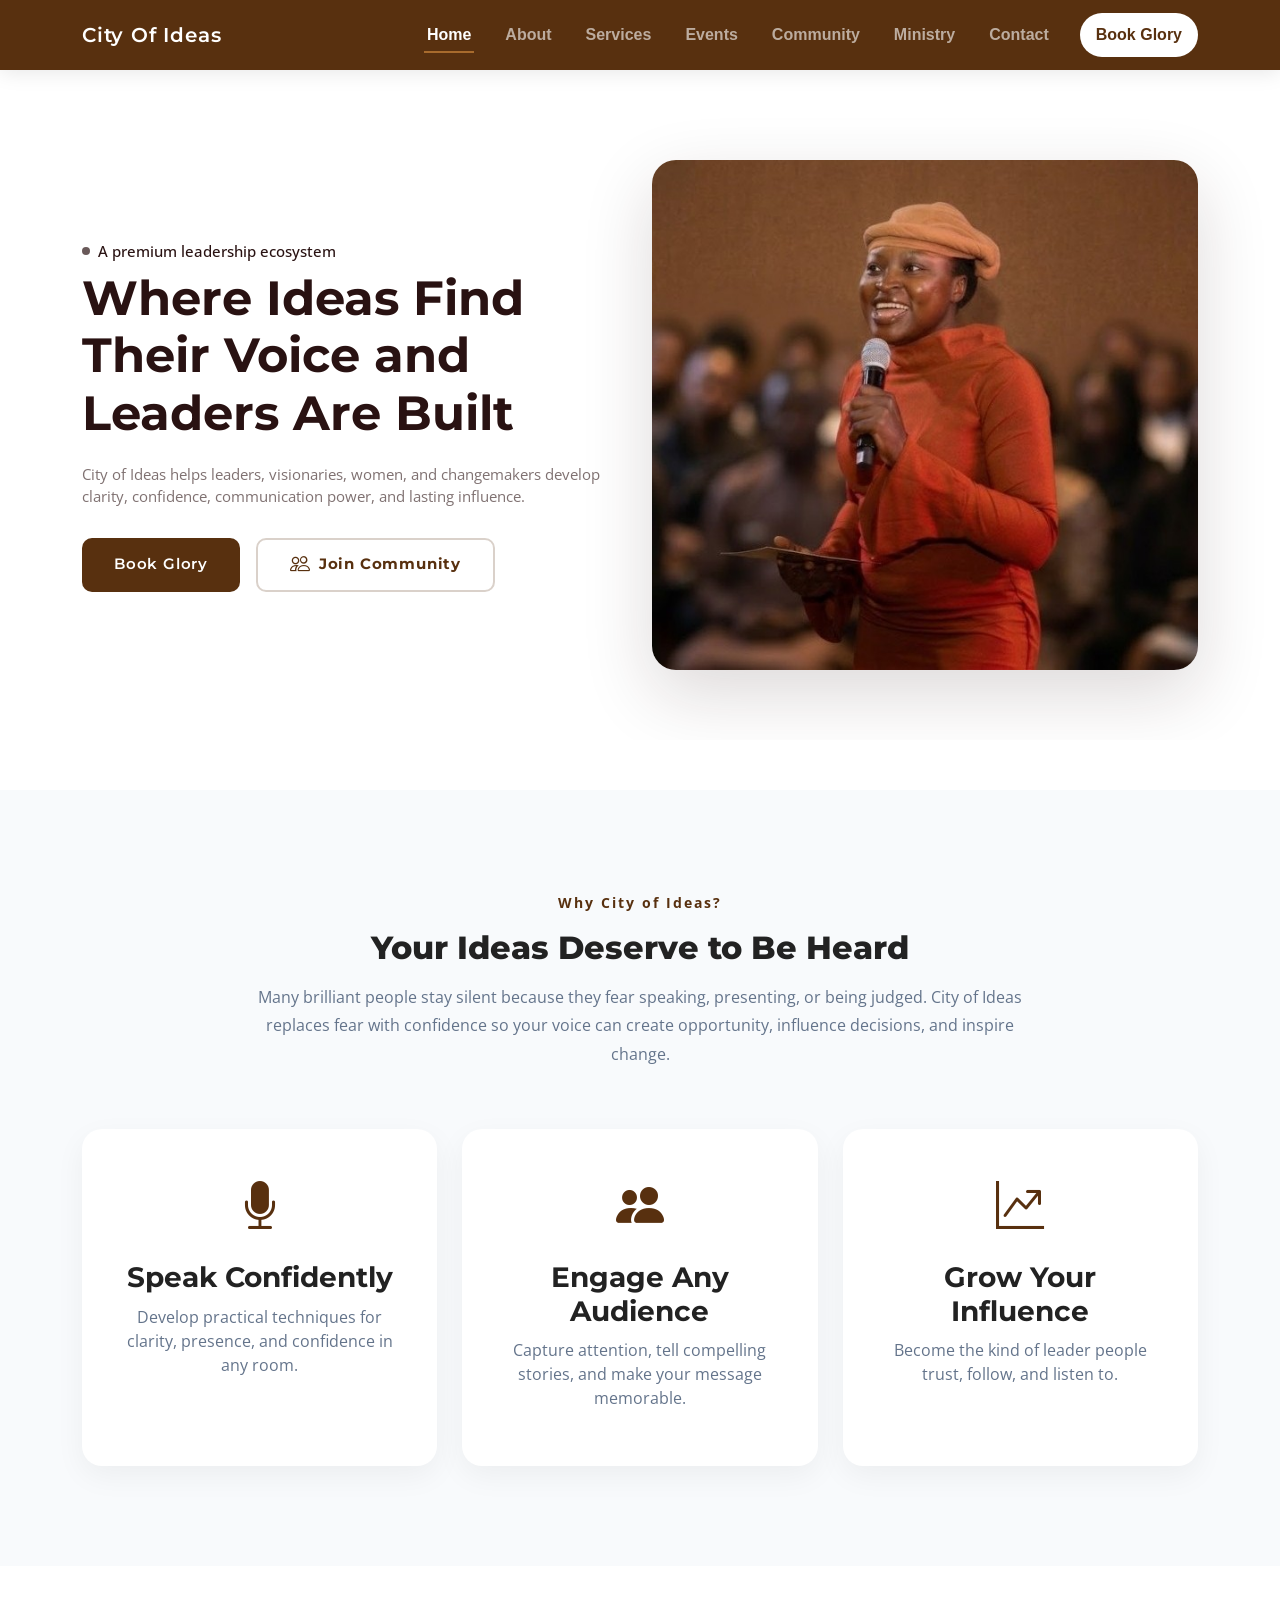
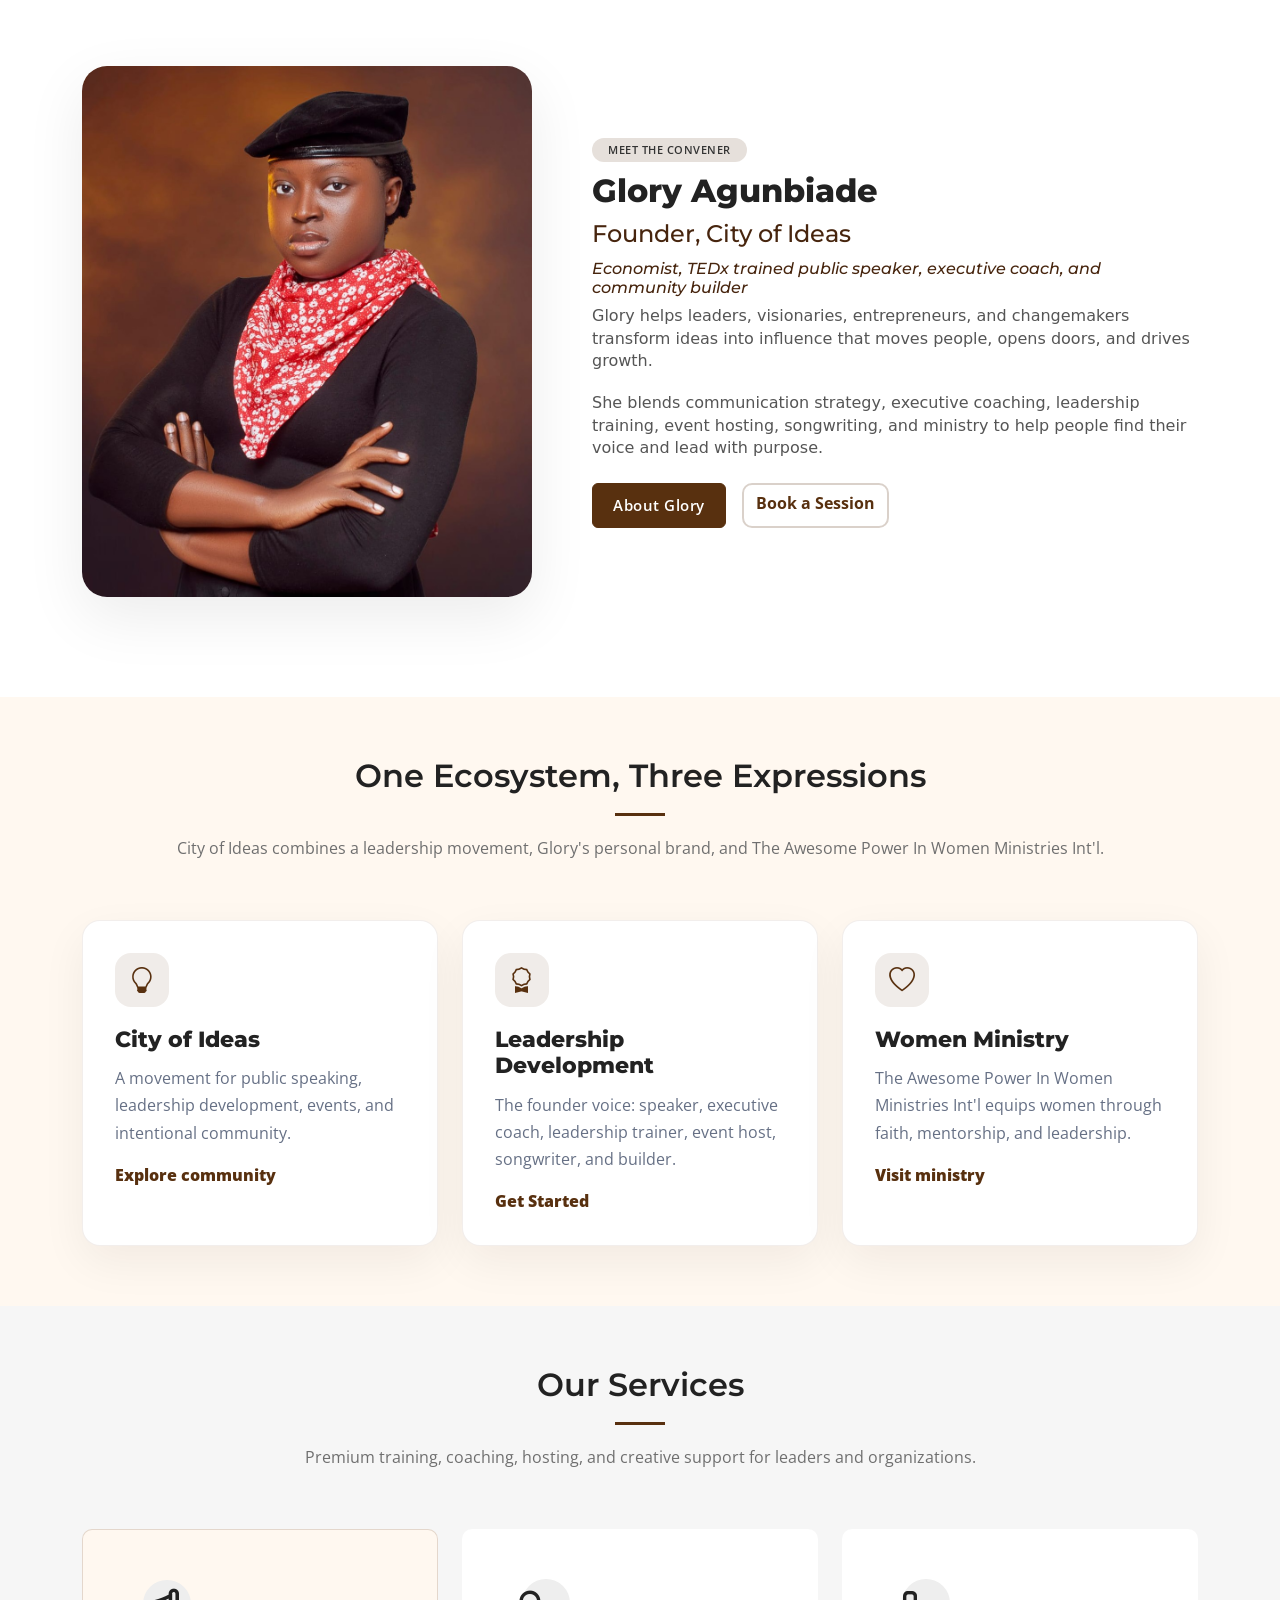
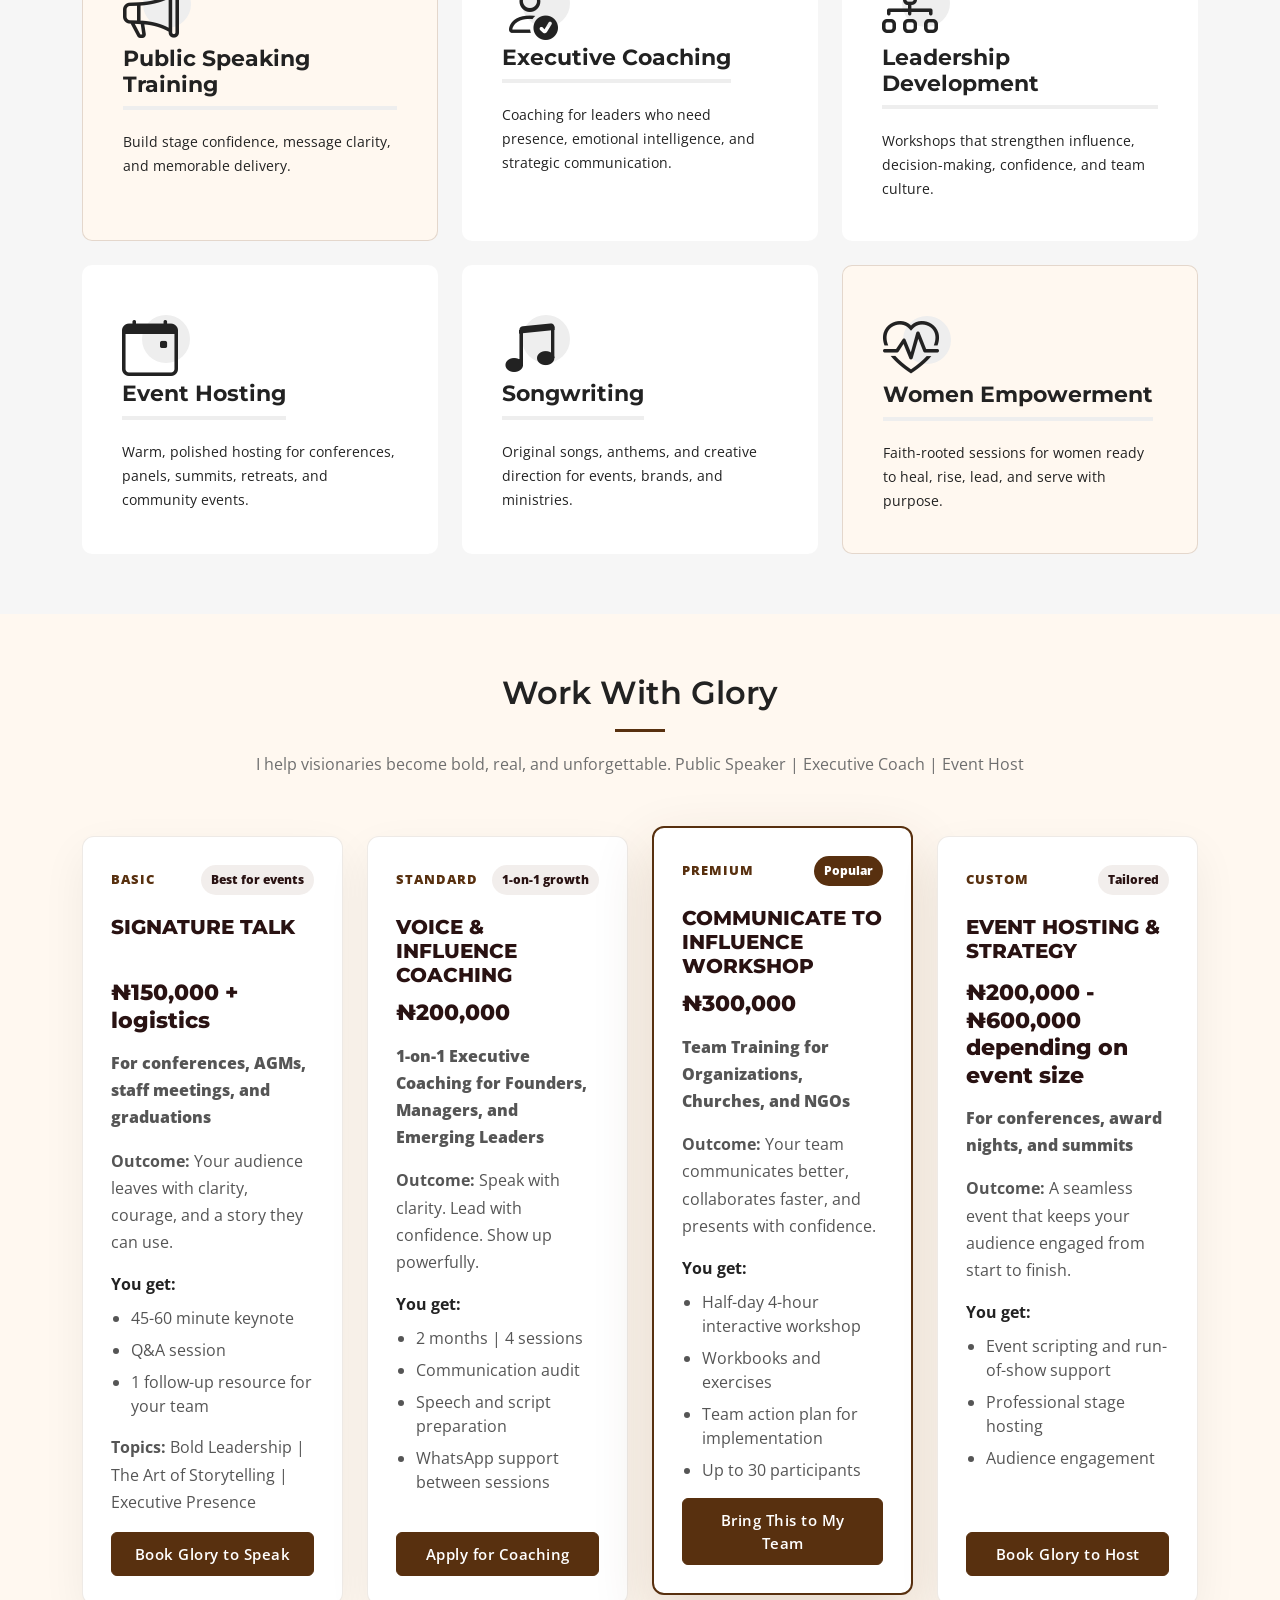
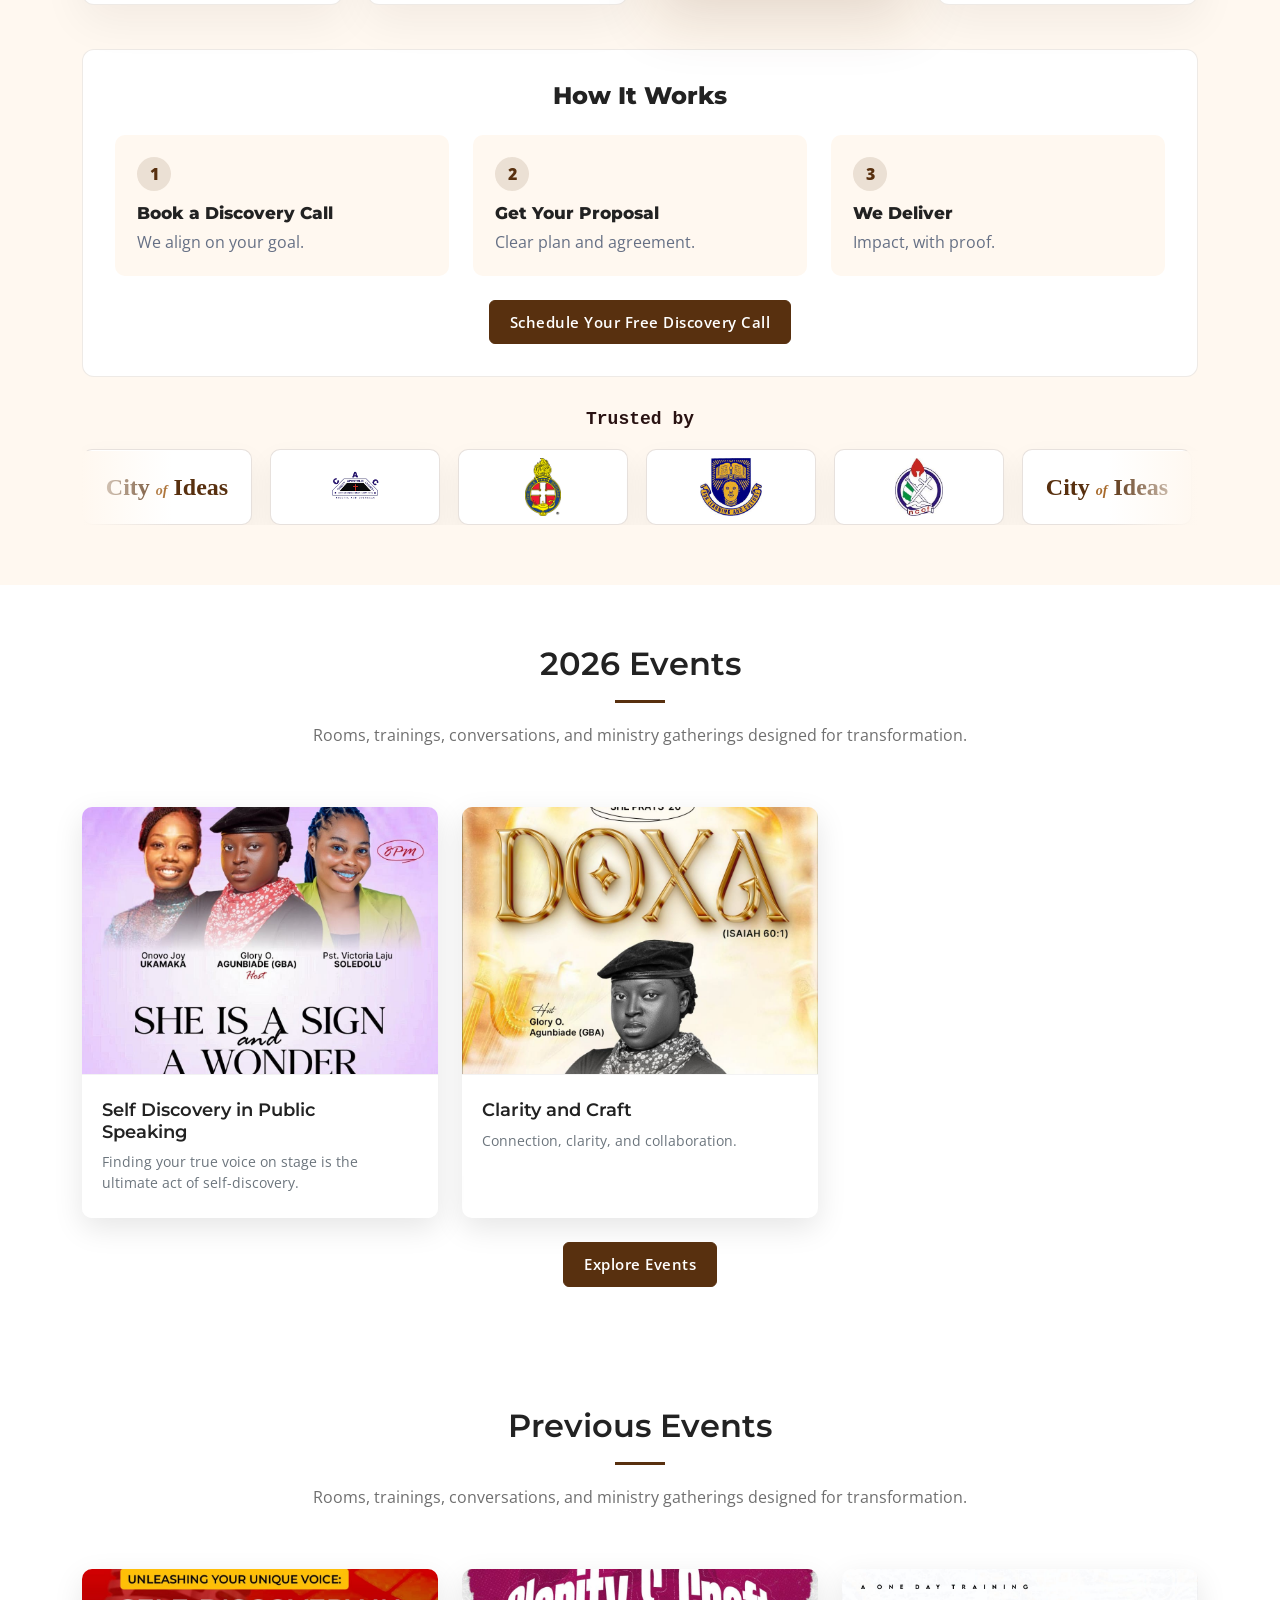
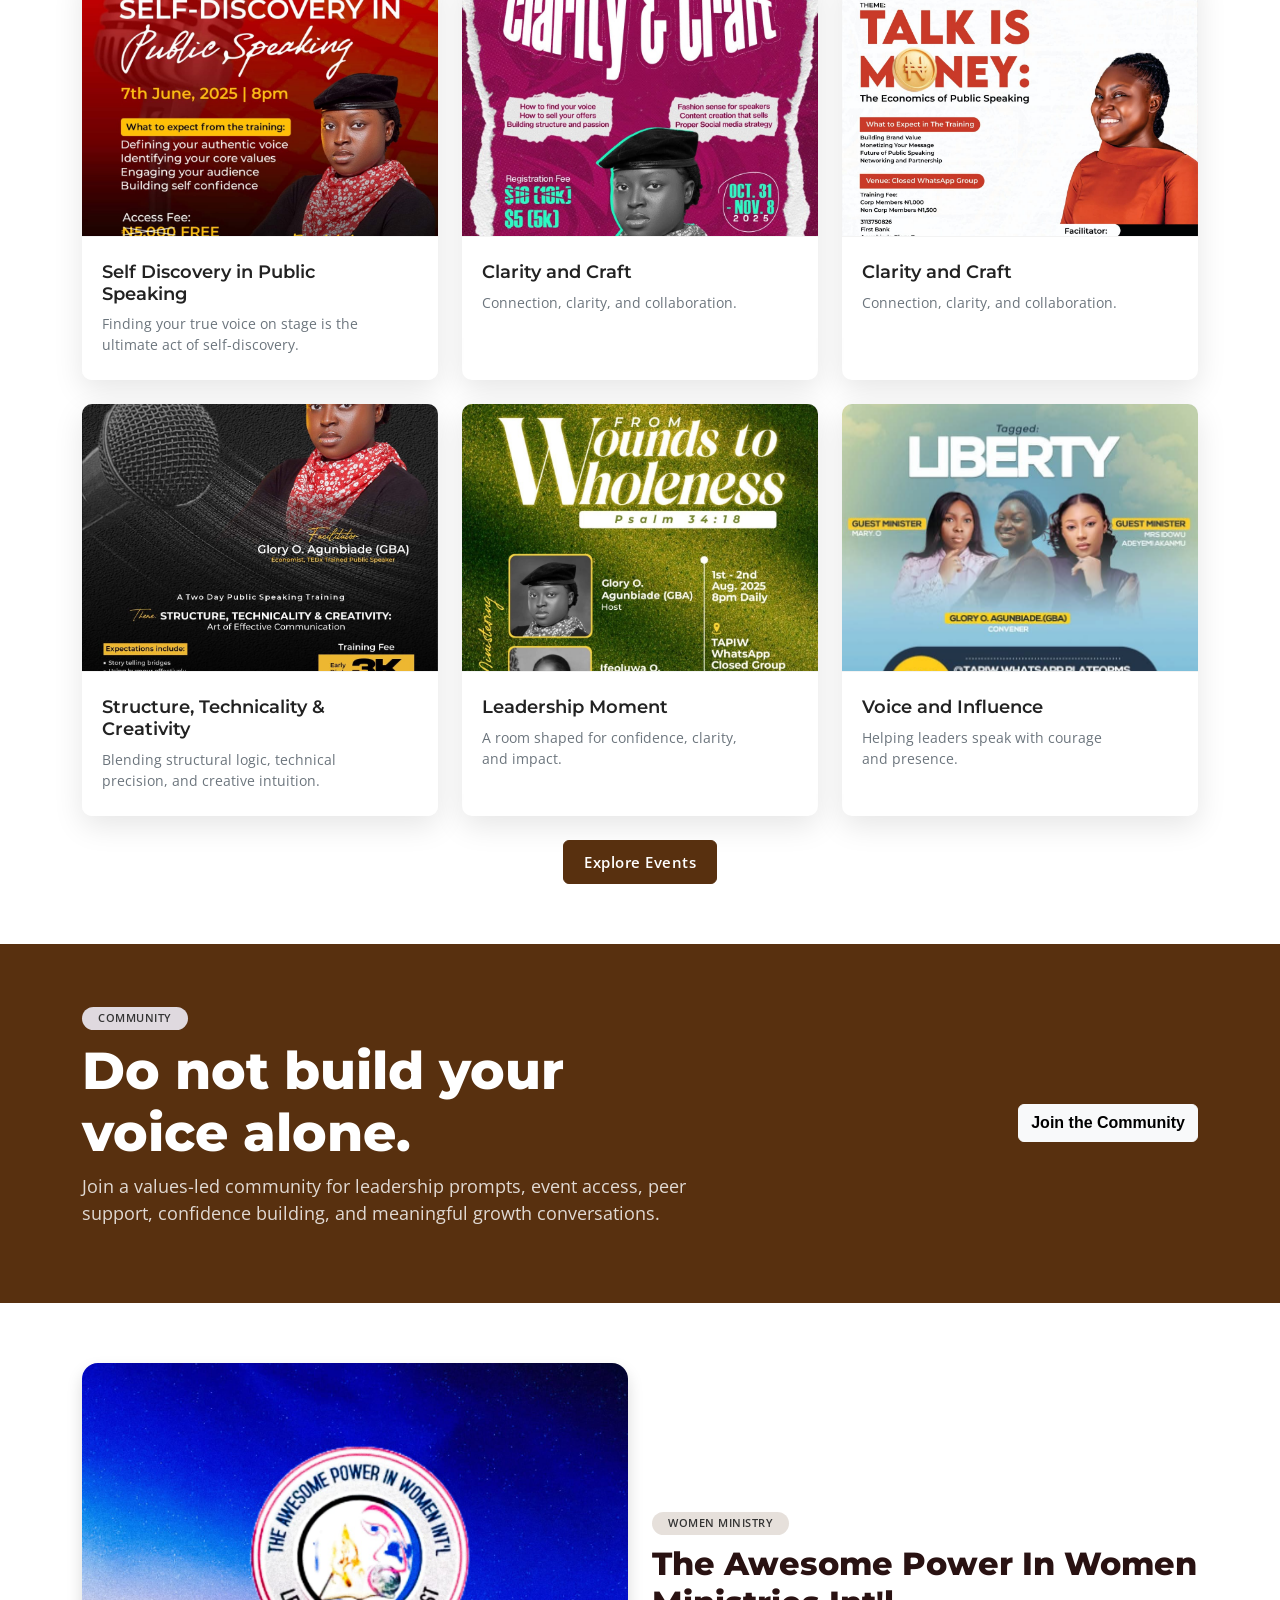
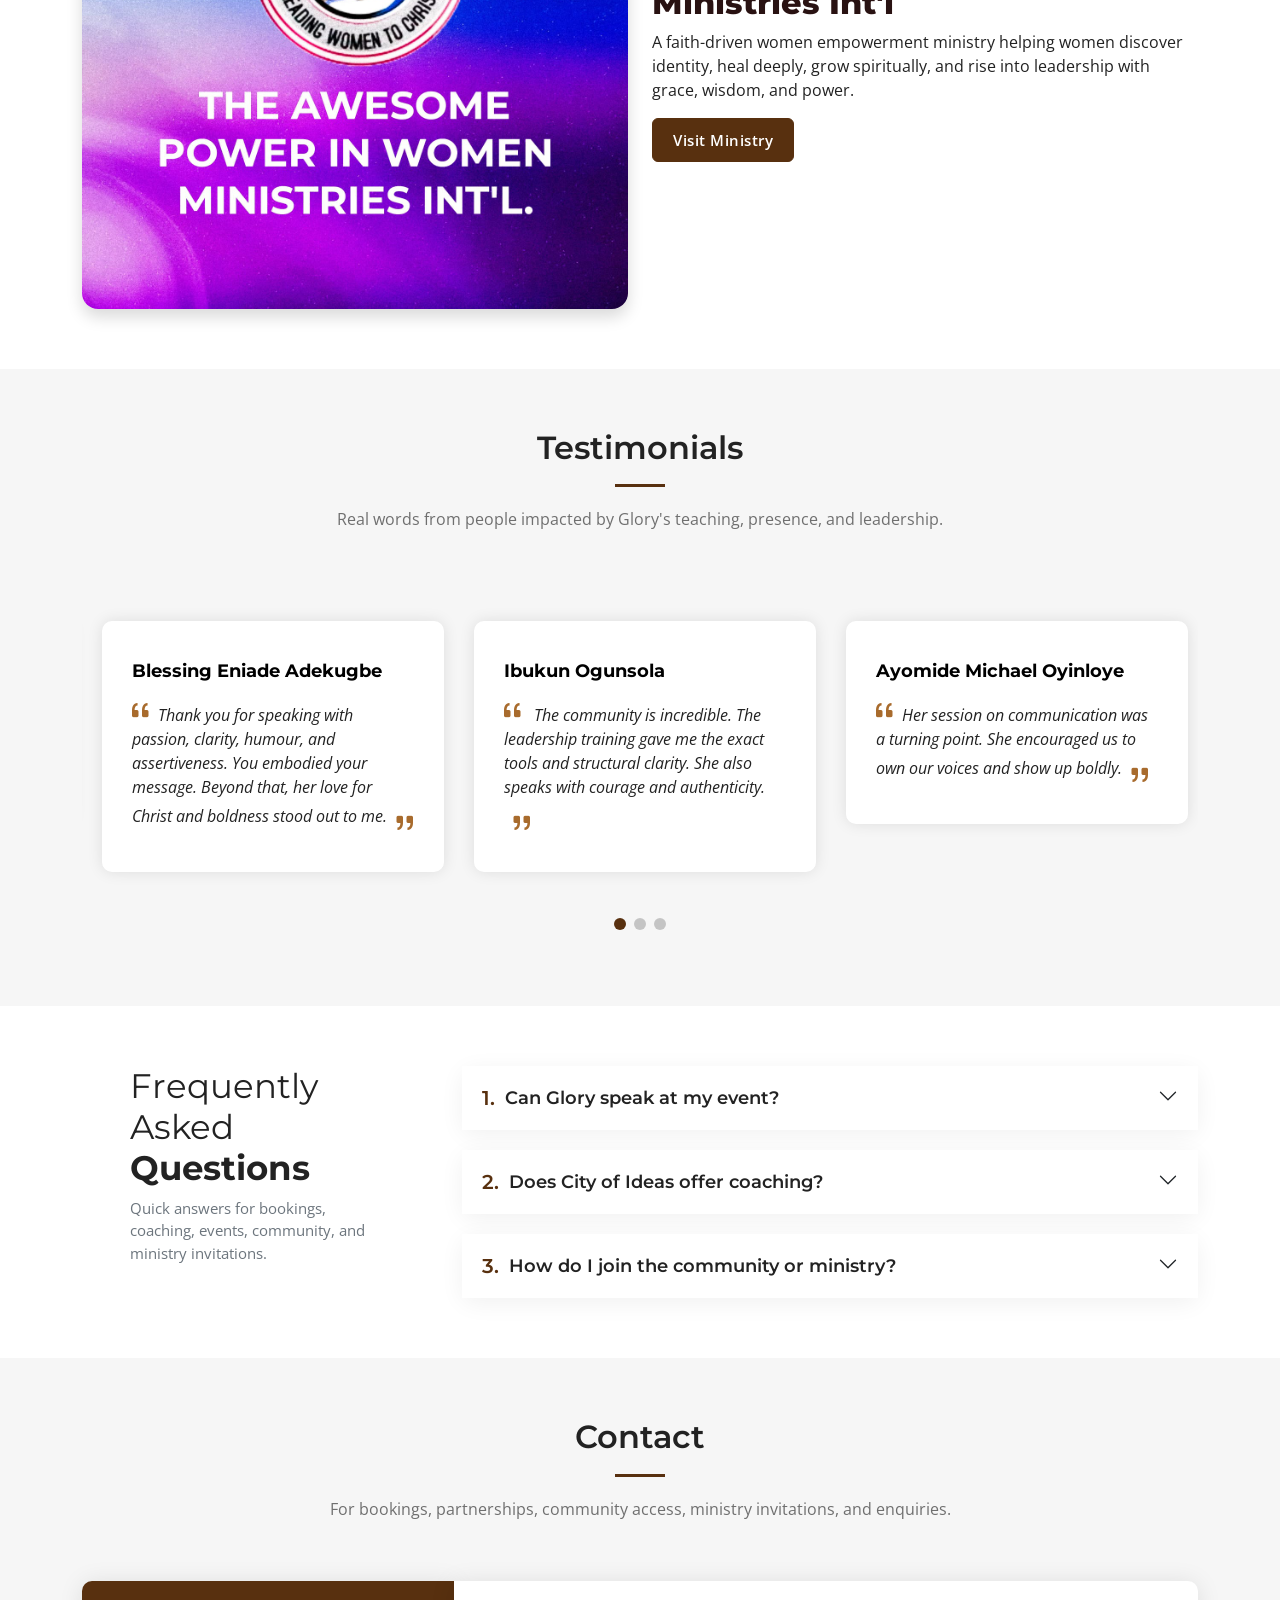
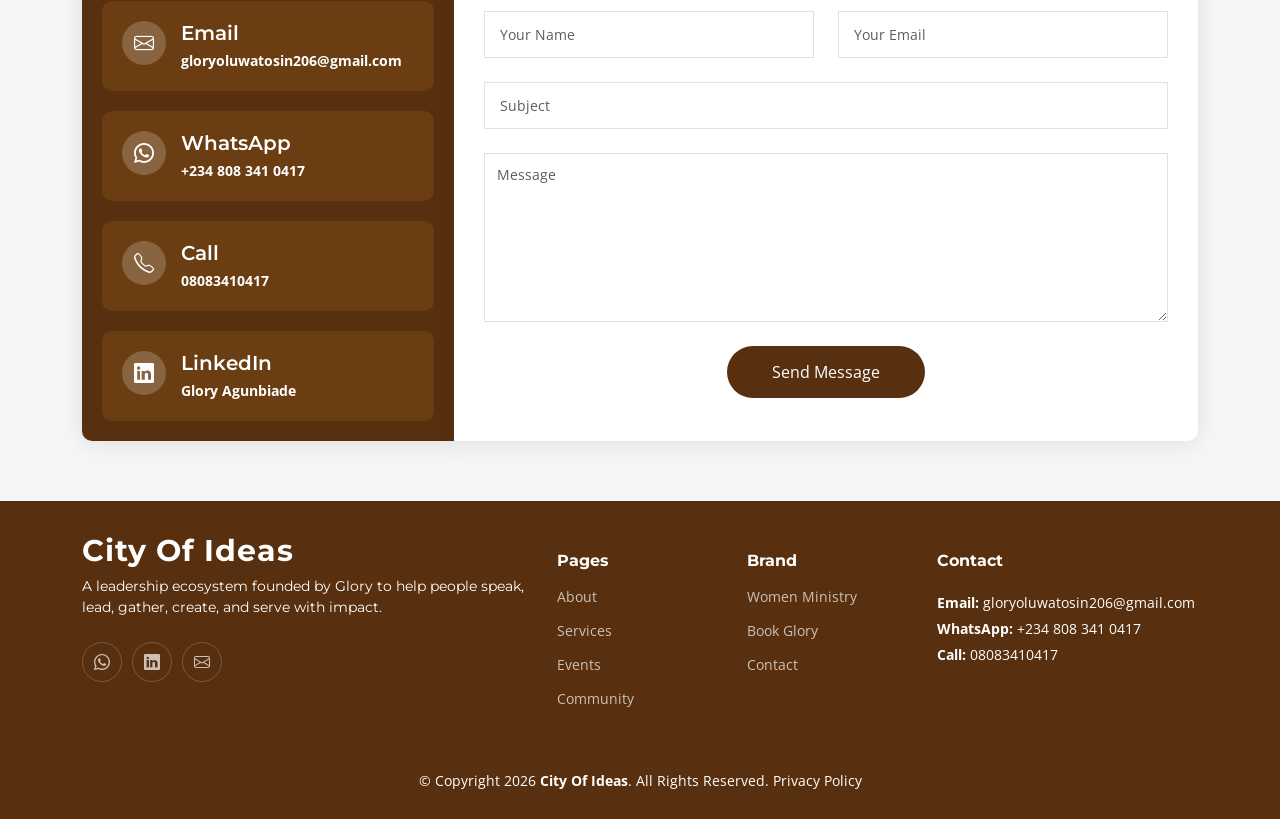
<file: index.html>
<!doctype html>
<html lang="en">
  <head>
    <meta charset="utf-8" />
    <meta content="width=device-width, initial-scale=1.0" name="viewport" />
    <title>City of Ideas | Leadership, Voice, and Impact</title>
    <meta
      content="City of Ideas is a premium leadership ecosystem founded by Glory for public speaking, executive coaching, events, community, and women empowerment ministry."
      name="description"
    />
    <meta
      content="City of Ideas, Glory, leadership, public speaking, executive coaching, women ministry"
      name="keywords"
    />
    <link href="assets/img/favicon.png" rel="icon" />
    <link href="assets/img/apple-touch-icon.png" rel="apple-touch-icon" />
    <link rel="preconnect" href="https://fonts.googleapis.com" />
    <link rel="preconnect" href="https://fonts.gstatic.com" crossorigin />
    <link
      href="https://fonts.googleapis.com/css2?family=Open+Sans:ital,wght@0,300;0,400;0,500;0,600;0,700;1,300;1,400;1,600;1,700&family=Montserrat:ital,wght@0,300;0,400;0,500;0,600;0,700;1,300;1,400;1,500;1,600;1,700&family=Raleway:ital,wght@0,300;0,400;0,500;0,700&display=swap"
      rel="stylesheet"
    />
    <link
      href="assets/vendor/bootstrap/css/bootstrap.min.css"
      rel="stylesheet"
    />
    <link
      href="assets/vendor/bootstrap-icons/bootstrap-icons.css"
      rel="stylesheet"
    />
    <link href="assets/vendor/aos/aos.css" rel="stylesheet" />
    <link
      href="assets/vendor/glightbox/css/glightbox.min.css"
      rel="stylesheet"
    />
    <link href="assets/vendor/swiper/swiper-bundle.min.css" rel="stylesheet" />
    <link href="assets/css/main.css" rel="stylesheet" />
  </head>

  <body>
    <header id="header" class="header d-flex align-items-center">
      <div
        class="container-fluid container-xl d-flex align-items-center justify-content-between"
      >
        <a href="index.html" class="logo d-flex align-items-center"
          ><h1>City Of Ideas</h1></a
        >
        <nav id="navbar" class="navbar">
          <ul>
            <li><a href="index.html" class="active">Home</a></li>
            <li><a href="about.html">About</a></li>
            <li><a href="services.html">Services</a></li>
            <li><a href="events.html">Events</a></li>
            <li><a href="community.html">Community</a></li>
            <li><a href="ministry.html">Ministry</a></li>
            <li><a href="contact.html">Contact</a></li>
            <li><a class="nav-cta" href="book.html">Book Glory</a></li>
          </ul>
        </nav>
        <i class="mobile-nav-toggle mobile-nav-show bi bi-list"></i>
        <i class="mobile-nav-toggle mobile-nav-hide d-none bi bi-x"></i>
      </div>
    </header>

    <section id="hero" class="hero city-hero">
      <div class="container position-relative">
        <div class="row gy-5 align-items-center" data-aos="fade-in">
          <div
            class="col-lg-6 order-2 order-lg-1 d-flex flex-column justify-content-center text-center text-lg-start"
          >
            <div class="tagline">A premium leadership ecosystem</div>
            <h2>
              <span>Where Ideas Find Their Voice and Leaders Are Built</span>
            </h2>
            <p>
              City of Ideas helps leaders, visionaries, women, and changemakers
              develop clarity, confidence, communication power, and lasting
              influence.
            </p>
            <div
              class="d-flex justify-content-center justify-content-lg-start flex-wrap gap-3"
            >
              <a href="book.html" class="btn btn-primary">Book Glory</a>
              <a href="community.html" class="btn btn-outline"
                ><i class="bi bi-people"></i> Join Community</a
              >
            </div>
          </div>
          <div class="col-lg-6 order-2 order-lg-2">
            <img
              src="assets/img/f.jpg"
              class="img-fluid hero-img"
              alt="Glory, founder of City of Ideas"
              data-aos="zoom-out"
              data-aos-delay="100"
            />
          </div>
        </div>
      </div>
    </section>

 

      <section id="about" class="about-section">
        <div class="container">
          <div class="section-title">
            <span>Why City of Ideas?</span>
            <h2>Your Ideas Deserve to Be Heard</h2>
            <p>
              Many brilliant people stay silent because they fear speaking,
              presenting, or being judged. City of Ideas replaces fear with
              confidence so your voice can create opportunity, influence
              decisions, and inspire change.
            </p>
          </div>
          <div class="about-grid">
            <div class="about-card">
              <i class="bi bi-mic-fill"></i>
              <h3>Speak Confidently</h3>
              <p>
                Develop practical techniques for clarity, presence, and
                confidence in any room.
              </p>
            </div>
            <div class="about-card">
              <i class="bi bi-people-fill"></i>
              <h3>Engage Any Audience</h3>
              <p>
                Capture attention, tell compelling stories, and make your
                message memorable.
              </p>
            </div>
            <div class="about-card">
              <i class="bi bi-graph-up-arrow"></i>
              <h3>Grow Your Influence</h3>
              <p>
                Become the kind of leader people trust, follow, and listen to.
              </p>
            </div>
          </div>
        </div>
      </section>

      <section id="founder" class="founder-section">
        <div class="container">
          <div class="founder-wrapper">
            <div class="founder-image" data-aos="fade-right">
              <img
                src="assets/img/about.jpeg"
                alt="Glory Agunbiade, founder of City of Ideas"
              />
            </div>
            <div class="founder-content" data-aos="fade-left">
              <span class="founder-tag">Meet the Convener</span>
              <h2>Glory Agunbiade</h2>
              <h4>Founder, City of Ideas</h4>
              <h5 class="about-tag">
                Economist, TEDx trained public speaker, executive coach, and
                community builder
              </h5>
              <p>
                Glory helps leaders, visionaries, entrepreneurs, and
                changemakers transform ideas into influence that moves people,
                opens doors, and drives growth.
              </p>
              <p>
                She blends communication strategy, executive coaching,
                leadership training, event hosting, songwriting, and ministry to
                help people find their voice and lead with purpose.
              </p>
              <!-- <div class="founder-stats">
                <div>
                  <h3>3</h3>
                  <span>Brand expressions</span>
                </div>
                <div>
                  <h3>6+</h3>
                  <span>Service areas</span>
                </div>
                <div>
                  <h3>1</h3>
                  <span>Clear mission</span>
                </div>
              </div> -->
              <div class="mt-4 d-flex gap-3 flex-wrap">
                <a href="about.html" class="btn btn-contact">About Glory</a
                ><a href="book.html" class="btn btn-outline-dark"
                  >Book a Session</a
                >
              </div>
            </div>
          </div>
        </div>
      </section>
   <main id="main">
      <section id="ecosystem" class="ecosystem section-bg-soft">
        <div class="container" data-aos="fade-up">
          <div class="section-header">
            <h2>One Ecosystem, Three Expressions</h2>
            <p>
              City of Ideas combines a leadership movement, Glory's personal
              brand, and The Awesome Power In Women Ministries Int'l.
            </p>
          </div>
          <div class="row gy-4">
            <div class="col-lg-4 col-md-6">
              <div class="feature-card h-100">
                <i class="bi bi-lightbulb"></i>
                <h3>City of Ideas</h3>
                <p>
                  A movement for public speaking, leadership development,
                  events, and intentional community.
                </p>
                <a href="community.html">Explore community</a>
              </div>
            </div>
            <div class="col-lg-4 col-md-6">
              <div class="feature-card h-100">
                <i class="bi bi-award"></i>
                <h3>Leadership Development</h3>
                <p>
                  The founder voice: speaker, executive coach, leadership
                  trainer, event host, songwriter, and builder.
                </p>
                <a href="about.html">Get Started</a>
              </div>
            </div>
            <div class="col-lg-4 col-md-6">
              <div class="feature-card h-100">
                <i class="bi bi-heart"></i>
                <h3>Women Ministry</h3>
                <p>
                  The Awesome Power In Women Ministries Int'l equips women
                  through faith, mentorship, and leadership.
                </p>
                <a href="ministry.html">Visit ministry</a>
              </div>
            </div>
          </div>
        </div>
      </section>
      <section id="services" class="services sections-bg">
        <div class="container" data-aos="fade-up">
          <div class="section-header">
            <h2>Our Services</h2>
            <p>
              Premium training, coaching, hosting, and creative support for
              leaders and organizations.
            </p>
          </div>
          <div class="row gy-4">
            <div class="col-lg-4 col-md-6">
              <div class="service-item highlight">
                <div class="icon"><i class="bi bi-megaphone"></i></div>
                <h3>Public Speaking Training</h3>
                <p>
                  Build stage confidence, message clarity, and memorable
                  delivery.
                </p>
              </div>
            </div>
            <div class="col-lg-4 col-md-6">
              <div class="service-item">
                <div class="icon"><i class="bi bi-person-check"></i></div>
                <h3>Executive Coaching</h3>
                <p>
                  Coaching for leaders who need presence, emotional
                  intelligence, and strategic communication.
                </p>
              </div>
            </div>
            <div class="col-lg-4 col-md-6">
              <div class="service-item">
                <div class="icon"><i class="bi bi-diagram-3"></i></div>
                <h3>Leadership Development</h3>
                <p>
                  Workshops that strengthen influence, decision-making,
                  confidence, and team culture.
                </p>
              </div>
            </div>
            <div class="col-lg-4 col-md-6">
              <div class="service-item">
                <div class="icon"><i class="bi bi-calendar-event"></i></div>
                <h3>Event Hosting</h3>
                <p>
                  Warm, polished hosting for conferences, panels, summits,
                  retreats, and community events.
                </p>
              </div>
            </div>
            <div class="col-lg-4 col-md-6">
              <div class="service-item">
                <div class="icon"><i class="bi bi-music-note-beamed"></i></div>
                <h3>Songwriting</h3>
                <p>
                  Original songs, anthems, and creative direction for events,
                  brands, and ministries.
                </p>
              </div>
            </div>
            <div class="col-lg-4 col-md-6">
              <div class="service-item highlight">
                <div class="icon"><i class="bi bi-heart-pulse"></i></div>
                <h3>Women Empowerment</h3>
                <p>
                  Faith-rooted sessions for women ready to heal, rise, lead, and
                  serve with purpose.
                </p>
                <!-- <a href="services.html" class="btn-service">See Services</a> -->
              </div>
            </div>
          </div>
        </div>
      </section>

      <section id="pricing" class="pricing section-bg-soft">
        <div class="container" data-aos="fade-up">
          <div class="section-header">
            <h2>Work With Glory</h2>
            <p>
              I help visionaries become bold, real, and unforgettable. Public
              Speaker | Executive Coach | Event Host
            </p>
          </div>
          <div class="row gy-4" data-pricing-list></div>
          <div class="process-strip">
            <h3>How It Works</h3>
            <div class="row gy-3">
              <div class="col-md-4">
                <div class="process-step">
                  <span>1</span>
                  <h4>Book a Discovery Call</h4>
                  <p>We align on your goal.</p>
                </div>
              </div>
              <div class="col-md-4">
                <div class="process-step">
                  <span>2</span>
                  <h4>Get Your Proposal</h4>
                  <p>Clear plan and agreement.</p>
                </div>
              </div>
              <div class="col-md-4">
                <div class="process-step">
                  <span>3</span>
                  <h4>We Deliver</h4>
                  <p>Impact, with proof.</p>
                </div>
              </div>
            </div>
            <div class="text-center mt-4">
              <a
                class="btn btn-contact"
                href="https://wa.me/2348083410417?text=Hello%20Glory%2C%20I%20want%20to%20schedule%20a%20free%20discovery%20call"
                target="_blank"
                rel="noopener"
                >Schedule Your Free Discovery Call</a
              >
            </div>
          </div>
          <div class="trusted-strip" aria-label="Trusted by">
            <h3>Trusted by</h3>
            <div class="trusted-track" data-trusted-by></div>
          </div>
        </div>
      </section>

      
      <section id="events-2026" class="portfolio">
        <div class="container" data-aos="fade-up">
          <div class="section-header">
            <h2>2026 Events</h2>
            <p>
              Rooms, trainings, conversations, and ministry gatherings designed
              for transformation.
            </p>
          </div>
          <div class="row gy-4 portfolio-container" data-events-list="events2026"></div>
          <div class="text-center mt-4">
            <a href="events.html" class="btn btn-contact">Explore Events</a>
          </div>
        </div>
      </section>


      <section id="previous-events" class="portfolio">
        <div class="container" data-aos="fade-up">
          <div class="section-header">
            <h2>Previous Events</h2>
            <p>
              Rooms, trainings, conversations, and ministry gatherings designed
              for transformation.
            </p>
          </div>
          <div class="row gy-4 portfolio-container" data-events-list="previousEvents" data-limit="6"></div>
          <div class="text-center mt-4">
            <a href="events.html" class="btn btn-contact">Explore Events</a>
          </div>
        </div>
      </section>

      <section id="community" class="community-band">
        <div class="container" data-aos="fade-up">
          <div class="row align-items-center gy-4">
            <div class="col-lg-7">
              <span class="community-tag">Community</span>
              <h2>Do not build your voice alone.</h2>
              <p>
                Join a values-led community for leadership prompts, event
                access, peer support, confidence building, and meaningful growth
                conversations.
              </p>
            </div>
            <div class="col-lg-5 text-lg-end">
              <a href="community.html" class="btn btn-light" style="font-weight: bold; font-family: Arial, Helvetica, sans-serif;">Join the Community</a
              >
            </div>
          </div>
        </div>
      </section>

      <section id="ministry" class="ministry-preview">
        <div class="container" data-aos="fade-up">
          <div class="row gy-4 align-items-center">
            <div class="col-lg-6">
              <img
                src="assets/img/ministry/ministry1.jpeg"
                class="img-fluid rounded-4 shadow"
                alt="Women empowerment ministry"
              />
            </div>
            <div class="col-lg-6">
              <span class="founder-tag">Women Ministry</span>
              <h2>The Awesome Power In Women Ministries Int'l</h2>
              <p>
                A faith-driven women empowerment ministry helping women discover
                identity, heal deeply, grow spiritually, and rise into
                leadership with grace, wisdom, and power.
              </p>
              <a href="ministry.html" class="btn btn-contact">Visit Ministry</a>
            </div>
          </div>
        </div>
      </section>

      <section id="testimonials" class="testimonials sections-bg">
        <div class="container" data-aos="fade-up">
          <div class="section-header">
            <h2>Testimonials</h2>
            <p>
              Real words from people impacted by Glory's teaching, presence, and
              leadership.
            </p>
          </div>
          <div class="slides-3 swiper" data-aos="fade-up" data-aos-delay="100">
            <div class="swiper-wrapper">
              <div class="swiper-slide">
                <div class="testimonial-wrap">
                  <div class="testimonial-item">
                    <h3>Blessing Eniade Adekugbe</h3>
                    <p>
                      <i class="bi bi-quote quote-icon-left"></i>Thank you for
                      speaking with passion, clarity, humour, and assertiveness.
                      You embodied your message.
                      Beyond that, her love for
                      Christ and boldness stood out to me.<i
                        class="bi bi-quote quote-icon-right"
                      ></i>
                    </p>
                  </div>
                </div>
              </div>
              <div class="swiper-slide">
                <div class="testimonial-wrap">
                  <div class="testimonial-item">
                    <h3>Ibukun Ogunsola</h3>
                    <p>
                      <i class="bi bi-quote quote-icon-left"></i> The community is incredible. The leadership training gave me the exact tools and structural clarity. She also speaks with
                      courage and authenticity.<i
                        class="bi bi-quote quote-icon-right"
                      ></i>
                    </p>
                  </div>
                </div>
              </div>
              <div class="swiper-slide">
                <div class="testimonial-wrap">
                  <div class="testimonial-item">
                    <h3>Ayomide Michael Oyinloye</h3>
                    <p>
                      <i class="bi bi-quote quote-icon-left"></i>Her session on
                      communication was a turning point. She encouraged us to
                      own our voices and show up boldly.<i
                        class="bi bi-quote quote-icon-right"
                      ></i>
                    </p>
                  </div>
                </div>
              </div>
            </div>
            <div class="swiper-pagination"></div>
          </div>
        </div>
      </section>

      <section id="faq" class="faq">
        <div class="container" data-aos="fade-up">
          <div class="row gy-4">
            <div class="col-lg-4">
              <div class="content px-xl-5">
                <h3>Frequently Asked <strong>Questions</strong></h3>
                <p>
                  Quick answers for bookings, coaching, events, community, and
                  ministry invitations.
                </p>
              </div>
            </div>
            <div class="col-lg-8">
              <div class="accordion accordion-flush" id="faqlist">
                <div class="accordion-item">
                  <h3 class="accordion-header">
                    <button
                      class="accordion-button collapsed"
                      type="button"
                      data-bs-toggle="collapse"
                      data-bs-target="#faq-content-1"
                    >
                      <span class="num">1.</span> Can Glory speak at my event?
                    </button>
                  </h3>
                  <div
                    id="faq-content-1"
                    class="accordion-collapse collapse"
                    data-bs-parent="#faqlist"
                  >
                    <div class="accordion-body">
                      Yes. Use the booking page and include the date, location,
                      audience, theme, and preferred role.
                    </div>
                  </div>
                </div>
                <div class="accordion-item">
                  <h3 class="accordion-header">
                    <button
                      class="accordion-button collapsed"
                      type="button"
                      data-bs-toggle="collapse"
                      data-bs-target="#faq-content-2"
                    >
                      <span class="num">2.</span> Does City of Ideas offer
                      coaching?
                    </button>
                  </h3>
                  <div
                    id="faq-content-2"
                    class="accordion-collapse collapse"
                    data-bs-parent="#faqlist"
                  >
                    <div class="accordion-body">
                      Yes. Coaching can support public speaking, executive
                      presence, communication, leadership, and personal clarity.
                    </div>
                  </div>
                </div>
                <div class="accordion-item">
                  <h3 class="accordion-header">
                    <button
                      class="accordion-button collapsed"
                      type="button"
                      data-bs-toggle="collapse"
                      data-bs-target="#faq-content-3"
                    >
                      <span class="num">3.</span> How do I join the community or
                      ministry?
                    </button>
                  </h3>
                  <div
                    id="faq-content-3"
                    class="accordion-collapse collapse"
                    data-bs-parent="#faqlist"
                  >
                    <div class="accordion-body">
                      Visit the Community or Ministry page and send a request
                      through the contact form.
                    </div>
                  </div>
                </div>
              </div>
            </div>
          </div>
        </div>
      </section>

     <section class="contact sections-bg">
        <div class="container" data-aos="fade-up">
                    <div class="section-header">
            <h2>Contact</h2>
            <p>
              For bookings, partnerships, community access, ministry
              invitations, and enquiries.
            </p>
          </div>
          <div class="row gx-lg-0 gy-4">
            <div class="col-lg-4">
              <div
                class="info-container d-flex flex-column justify-content-center"
              >
                <div class="info-item d-flex">
                  <i class="bi bi-envelope flex-shrink-0"></i>
                  <div>
                    <h4>Email</h4>
                    <p>
                      <a href="mailto:gloryoluwatosin206@gmail.com"
                        >gloryoluwatosin206@gmail.com</a
                      >
                    </p>
                  </div>
                </div>
                <div class="info-item d-flex">
                  <i class="bi bi-whatsapp flex-shrink-0"></i>
                  <div>
                    <h4>WhatsApp</h4>
                    <p>
                      <a
                        href="https://wa.me/2348083410417?text=Hello%20Glory%2C%20I%20would%20like%20to%20make%20an%20enquiry"
                        target="_blank"
                        rel="noopener"
                        >+234 808 341 0417</a
                      >
                    </p>
                  </div>
                </div>
                <div class="info-item d-flex">
                  <i class="bi bi-telephone flex-shrink-0"></i>
                  <div>
                    <h4>Call</h4>
                    <p><a href="tel:+2348083410417">08083410417</a></p>
                  </div>
                </div>
                <div class="info-item d-flex">
                  <i class="bi bi-linkedin flex-shrink-0"></i>
                  <div>
                    <h4>LinkedIn</h4>
                    <p>
                      <a
                        href="https://www.linkedin.com/in/glory-agunbiade-a98b3b196?utm_source=share_via&utm_content=profile&utm_medium=member_android"
                        target="_blank"
                        rel="noopener"
                        >Glory Agunbiade</a
                      >
                    </p>
                  </div>
                </div>
              </div>
            </div>
            <div class="col-lg-8">
              <form
                action=""
                method="post"
                role="form"
                class="php-email-form"
              >
                <div class="row">
                  <div class="col-md-6 form-group">
                    <input
                      type="text"
                      name="name"
                      class="form-control"
                      placeholder="Your Name"
                      required
                    />
                  </div>
                  <div class="col-md-6 form-group mt-3 mt-md-0">
                    <input
                      type="email"
                      class="form-control"
                      name="email"
                      placeholder="Your Email"
                      required
                    />
                  </div>
                </div>
                <div class="form-group mt-3">
                  <input
                    type="text"
                    class="form-control"
                    name="subject"
                    placeholder="Subject"
                    required
                  />
                </div>
                <div class="form-group mt-3">
                  <textarea
                    class="form-control"
                    name="message"
                    rows="7"
                    placeholder="Message"
                    required
                  ></textarea>
                </div>
                <div class="my-3">
                  <div class="loading">Loading</div>
                  <div class="error-message"></div>
                  <div class="sent-message">
                    Your message has been sent. Thank you!
                  </div>
                </div>
                <div class="text-center">
                  <button type="submit">Send Message</button>
                </div>
              </form>
            </div>
          </div>
        </div>
      </section>
    </main>

    <footer id="footer" class="footer">
      <div class="container">
        <div class="row gy-4">
          <div class="col-lg-5 col-md-12 footer-info">
            <a href="index.html" class="logo d-flex align-items-center"
              ><span>City Of Ideas</span></a
            >
            <p>
              A leadership ecosystem founded by Glory to help people speak,
              lead, gather, create, and serve with impact.
            </p>
            <div class="social-links d-flex mt-4">
              <a
                href="https://wa.me/2348083410417?text=Hello%20Glory%2C%20I%20would%20like%20to%20connect"
                target="_blank"
                rel="noopener"
                ><i class="bi bi-whatsapp"></i></a
              ><a
                href="https://www.linkedin.com/in/glory-agunbiade-a98b3b196?utm_source=share_via&utm_content=profile&utm_medium=member_android"
                target="_blank"
                rel="noopener"
                ><i class="bi bi-linkedin"></i></a
              ><a href="mailto:gloryoluwatosin206@gmail.com"
                ><i class="bi bi-envelope"></i
              ></a>
            </div>
          </div>
          <div class="col-lg-2 col-6 footer-links">
            <h4>Pages</h4>
            <ul>
              <li><a href="about.html">About</a></li>
              <li><a href="services.html">Services</a></li>
              <li><a href="events.html">Events</a></li>
              <li><a href="community.html">Community</a></li>
            </ul>
          </div>
          <div class="col-lg-2 col-6 footer-links">
            <h4>Brand</h4>
            <ul>
              <li><a href="ministry.html">Women Ministry</a></li>
              <li><a href="book.html">Book Glory</a></li>
              <li><a href="contact.html">Contact</a></li>
            </ul>
          </div>
          <div
            class="col-lg-3 col-md-12 footer-contact text-left text-md-start"
          >
            <h4>Contact</h4>
            <p>
              
              <strong>Email:</strong>   <a href="mailto:gloryoluwatosin206@gmail.com" class="footer a">gloryoluwatosin206@gmail.com</a></a><br /><strong
                >WhatsApp:</strong
              >       <a
                href="https://wa.me/2348083410417?text=Hello%20Glory%2C%20I%20would%20like%20to%20connect"
                target="_blank"
                rel="noopener"
                >+234 808 341 0417</a
              >
              <br /><strong>Call:</strong><a href="tel:+2348083410417"> 08083410417</a>
            </p>
          </div>
        </div>
      </div>
      <div class="container mt-4">
        <div class="copyright">
  &copy; Copyright <script>document.write(new Date ().getFullYear())</script> <strong><span>City Of Ideas</span></strong>. All Rights Reserved. Privacy Policy
     </div>
      </div>
    </footer>

    <a
      href="https://wa.me/2348083410417?text=Hello%20Glory%2C%20I%20want to book you for our event"
      class="whatsapp-float"
      target="_blank"
      data-show-after-hero="true"
      rel="noopener"
      aria-label="Chat with Glory on WhatsApp"
      ><i class="bi bi-whatsapp"></i
    ></a>
    <a
      href="#"
      class="scroll-top d-flex align-items-center justify-content-center"
      ><i class="bi bi-arrow-up-short"></i
    ></a>

    <script src="assets/vendor/bootstrap/js/bootstrap.bundle.min.js"></script>
    <script src="assets/vendor/aos/aos.js"></script>
    <script src="assets/vendor/glightbox/js/glightbox.min.js"></script>
    <script src="assets/vendor/purecounter/purecounter_vanilla.js"></script>
    <script src="assets/vendor/swiper/swiper-bundle.min.js"></script>
    <script src="assets/vendor/isotope-layout/isotope.pkgd.min.js"></script>
    <script src="assets/vendor/php-email-form/validate.js"></script>
    <script src="assets/js/site-data.js"></script>
    <script src="assets/js/main.js"></script>
  </body>
</html>
</file>
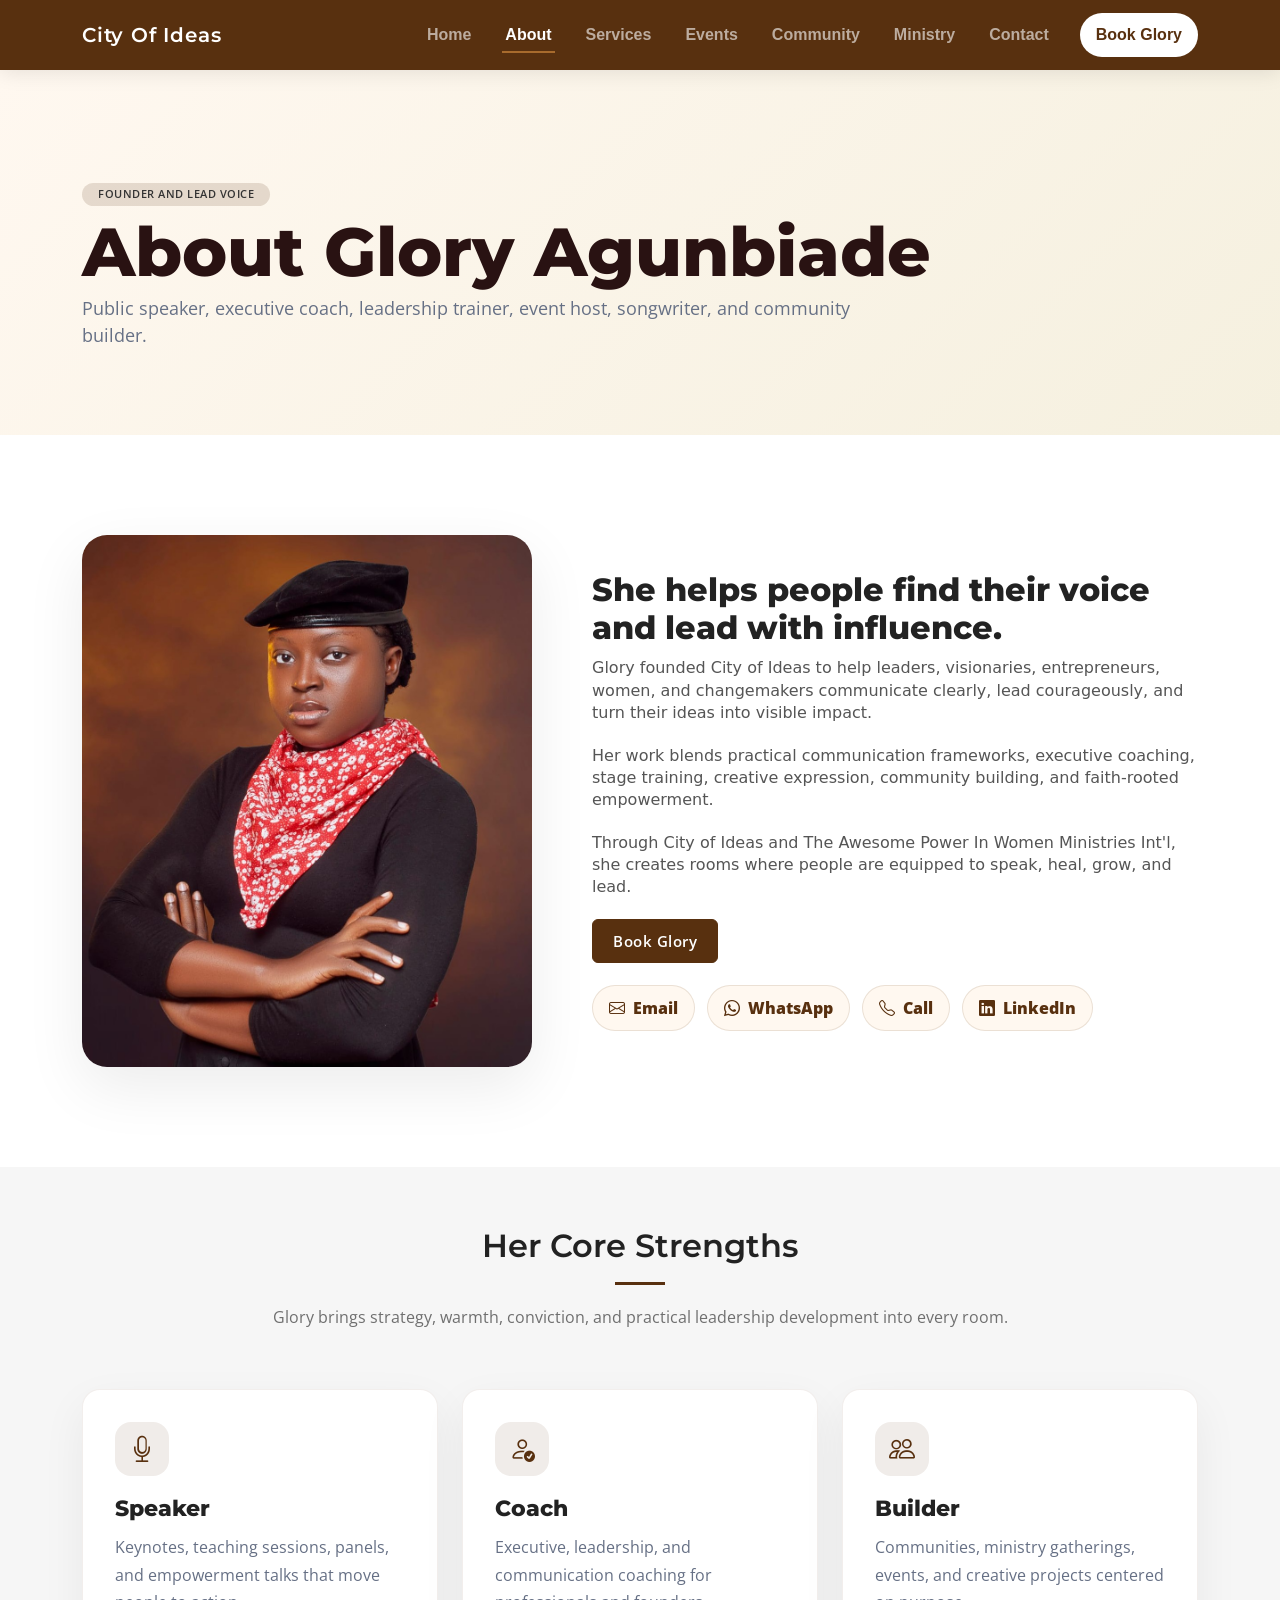
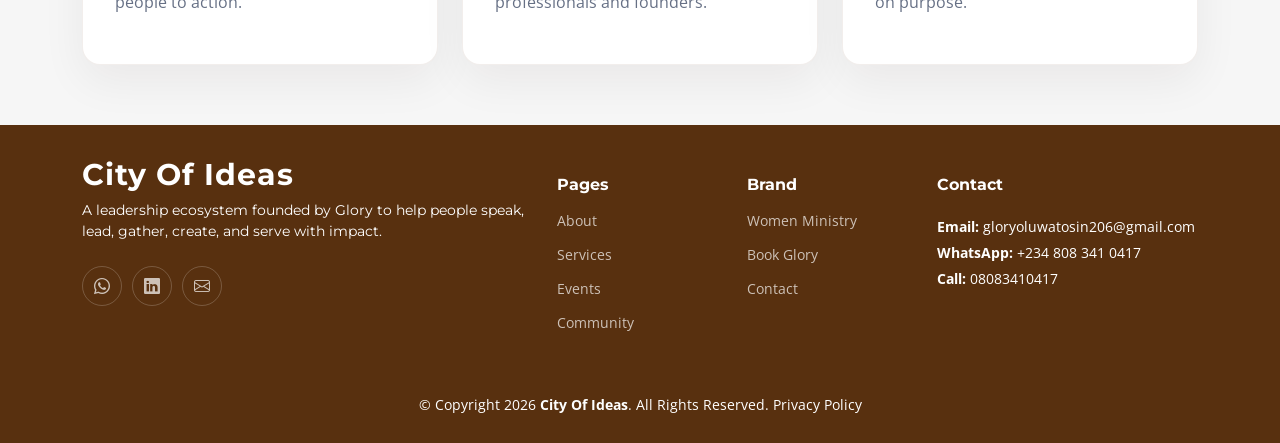
<file: about.html>
<!doctype html>
<html lang="en">
  <head>
    <meta charset="utf-8" />
    <meta content="width=device-width, initial-scale=1.0" name="viewport" />
    <title>About Glory | City of Ideas</title>
    <meta
      content="Meet Glory Agunbiade, founder of City of Ideas, public speaker, executive coach, event host, songwriter, and community builder."
      name="description"
    />
    <link href="assets/img/favicon.png" rel="icon" />
    <link href="assets/img/apple-touch-icon.png" rel="apple-touch-icon" />
    <link rel="preconnect" href="https://fonts.googleapis.com" />
    <link rel="preconnect" href="https://fonts.gstatic.com" crossorigin />
    <link
      href="https://fonts.googleapis.com/css2?family=Open+Sans:wght@400;600;700&family=Montserrat:wght@500;600;700;800&family=Raleway:wght@500;700&display=swap"
      rel="stylesheet"
    />
    <link
      href="assets/vendor/bootstrap/css/bootstrap.min.css"
      rel="stylesheet"
    />
    <link
      href="assets/vendor/bootstrap-icons/bootstrap-icons.css"
      rel="stylesheet"
    />
    <link href="assets/vendor/aos/aos.css" rel="stylesheet" />
    <link
      href="assets/vendor/glightbox/css/glightbox.min.css"
      rel="stylesheet"
    />
    <link href="assets/vendor/swiper/swiper-bundle.min.css" rel="stylesheet" />
    <link href="assets/css/main.css" rel="stylesheet" />
  </head>
  <body>
    <header id="header" class="header d-flex align-items-center">
      <div
        class="container-fluid container-xl d-flex align-items-center justify-content-between"
      >
        <a href="index.html" class="logo d-flex align-items-center"
          ><h1>City Of Ideas</h1></a
        >
        <nav id="navbar" class="navbar">
          <ul>
            <li><a href="index.html">Home</a></li>
            <li><a class="active" href="about.html">About</a></li>
            <li><a href="services.html">Services</a></li>
            <li><a href="events.html">Events</a></li>
            <li><a href="community.html">Community</a></li>
            <li><a href="ministry.html">Ministry</a></li>
            <li><a href="contact.html">Contact</a></li>
            <li><a class="nav-cta" href="book.html">Book Glory</a></li>
          </ul>
        </nav>
        <i class="mobile-nav-toggle mobile-nav-show bi bi-list"></i
        ><i class="mobile-nav-toggle mobile-nav-hide d-none bi bi-x"></i>
      </div>
    </header>
    <main id="main">
      <section class="page-title">
        <div class="container" data-aos="fade-up">
          <span class="founder-tag">Founder and lead voice</span>
          <h1>About Glory Agunbiade</h1>
          <p>
            Public speaker, executive coach, leadership trainer, event host,
            songwriter, and community builder.
          </p>
        </div>
      </section>
      <section class="founder-section">
        <div class="container">
          <div class="founder-wrapper">
            <div class="founder-image" data-aos="fade-right">
              <img src="assets/img/about.jpeg" alt="Glory Agunbiade" />
            </div>
            <div class="founder-content" data-aos="fade-left">
              <h2>
                She helps people find their voice and lead with influence.
              </h2>
              <p>
                Glory founded City of Ideas to help leaders, visionaries,
                entrepreneurs, women, and changemakers communicate clearly, lead
                courageously, and turn their ideas into visible impact.
              </p>
              <p>
                Her work blends practical communication frameworks, executive
                coaching, stage training, creative expression, community
                building, and faith-rooted empowerment.
              </p>
              <p>
                Through City of Ideas and The Awesome Power In Women Ministries
                Int'l, she creates rooms where people are equipped to speak,
                heal, grow, and lead.
              </p>
              <a href="book.html" class="btn btn-contact">Book Glory</a>
              <div class="contact-links">
                <a
                  class="contact-pill"
                  href="mailto:gloryoluwatosin206@gmail.com"
                  ><i class="bi bi-envelope"></i>Email</a
                ><a
                  class="contact-pill"
                  href="https://wa.me/2348083410417?text=Hello%20Glory%2C%20I%20would%20like%20to%20connect%20with%20you"
                  ><i class="bi bi-whatsapp"></i>WhatsApp</a
                ><a class="contact-pill" href="tel:+2348083410417"
                  ><i class="bi bi-telephone"></i>Call</a
                ><a
                  class="contact-pill"
                  href="https://www.linkedin.com/in/glory-agunbiade-a98b3b196?utm_source=share_via&utm_content=profile&utm_medium=member_android"
                  target="_blank"
                  rel="noopener"
                  ><i class="bi bi-linkedin"></i>LinkedIn</a
                >
              </div>
            </div>
          </div>
        </div>
      </section>
      <section class="sections-bg">
        <div class="container" data-aos="fade-up">
          <div class="section-header">
            <h2>Her Core Strengths</h2>
            <p>
              Glory brings strategy, warmth, conviction, and practical
              leadership development into every room.
            </p>
          </div>
          <div class="row gy-4">
            <div class="col-md-4">
              <div class="feature-card h-100">
                <i class="bi bi-mic"></i>
                <h3>Speaker</h3>
                <p>
                  Keynotes, teaching sessions, panels, and empowerment talks
                  that move people to action.
                </p>
              </div>
            </div>
            <div class="col-md-4">
              <div class="feature-card h-100">
                <i class="bi bi-person-check"></i>
                <h3>Coach</h3>
                <p>
                  Executive, leadership, and communication coaching for
                  professionals and founders.
                </p>
              </div>
            </div>
            <div class="col-md-4">
              <div class="feature-card h-100">
                <i class="bi bi-people"></i>
                <h3>Builder</h3>
                <p>
                  Communities, ministry gatherings, events, and creative
                  projects centered on purpose.
                </p>
              </div>
            </div>
          </div>
        </div>
      </section>
    </main>
    <footer id="footer" class="footer">
      <div class="container">
        <div class="row gy-4">
          <div class="col-lg-5 col-md-12 footer-info">
            <a href="index.html" class="logo d-flex align-items-center"
              ><span>City Of Ideas</span></a
            >
            <p>
              A leadership ecosystem founded by Glory to help people speak,
              lead, gather, create, and serve with impact.
            </p>
            <div class="social-links d-flex mt-4">
              <a
                href="https://wa.me/2348083410417?text=Hello%20Glory%2C%20I%20would%20like%20to%20connect"
                target="_blank"
                rel="noopener"
                ><i class="bi bi-whatsapp"></i></a
              ><a
                href="https://www.linkedin.com/in/glory-agunbiade-a98b3b196?utm_source=share_via&utm_content=profile&utm_medium=member_android"
                target="_blank"
                rel="noopener"
                ><i class="bi bi-linkedin"></i></a
              ><a href="mailto:gloryoluwatosin206@gmail.com"
                ><i class="bi bi-envelope"></i
              ></a>
            </div>
          </div>
          <div class="col-lg-2 col-6 footer-links">
            <h4>Pages</h4>
            <ul>
              <li><a href="about.html">About</a></li>
              <li><a href="services.html">Services</a></li>
              <li><a href="events.html">Events</a></li>
              <li><a href="community.html">Community</a></li>
            </ul>
          </div>
          <div class="col-lg-2 col-6 footer-links">
            <h4>Brand</h4>
            <ul>
              <li><a href="ministry.html">Women Ministry</a></li>
              <li><a href="book.html">Book Glory</a></li>
              <li><a href="contact.html">Contact</a></li>
            </ul>
          </div>
          <div
            class="col-lg-3 col-md-12 footer-contact text-left text-md-start"
          >
            <h4>Contact</h4>
            <p>
              
              <strong>Email:</strong>   <a href="mailto:gloryoluwatosin206@gmail.com" class="footer a">gloryoluwatosin206@gmail.com</a></a><br /><strong
                >WhatsApp:</strong
              >       <a
                href="https://wa.me/2348083410417?text=Hello%20Glory%2C%20I%20would%20like%20to%20connect"
                target="_blank"
                rel="noopener"
                >+234 808 341 0417</a
              >
              <br /><strong>Call:</strong><a href="tel:+2348083410417"> 08083410417</a>
            </p>
          </div>
        </div>
      </div>
      <div class="container mt-4">
        <div class="copyright">
  &copy; Copyright <script>document.write(new Date ().getFullYear())</script> <strong><span>City Of Ideas</span></strong>. All Rights Reserved. Privacy Policy
     </div>
      </div>
    </footer>
    <a
      href="https://wa.me/2348083410417?text=Hello%20Glory%2C%20I%20want to book you for our event"
      class="whatsapp-float"
      target="_blank"
      rel="noopener"
      aria-label="Chat with Glory on WhatsApp"
      ><i class="bi bi-whatsapp"></i></a
    ><a
      href="#"
      class="scroll-top d-flex align-items-center justify-content-center"
      ><i class="bi bi-arrow-up-short"></i
    ></a>
    <script src="assets/vendor/bootstrap/js/bootstrap.bundle.min.js"></script>
    <script src="assets/vendor/aos/aos.js"></script>
    <script src="assets/vendor/glightbox/js/glightbox.min.js"></script>
    <script src="assets/vendor/purecounter/purecounter_vanilla.js"></script>
    <script src="assets/vendor/swiper/swiper-bundle.min.js"></script>
    <script src="assets/vendor/isotope-layout/isotope.pkgd.min.js"></script>
    <script src="assets/vendor/php-email-form/validate.js"></script>
    <script src="assets/js/main.js"></script>
  </body>
</html>
</file>
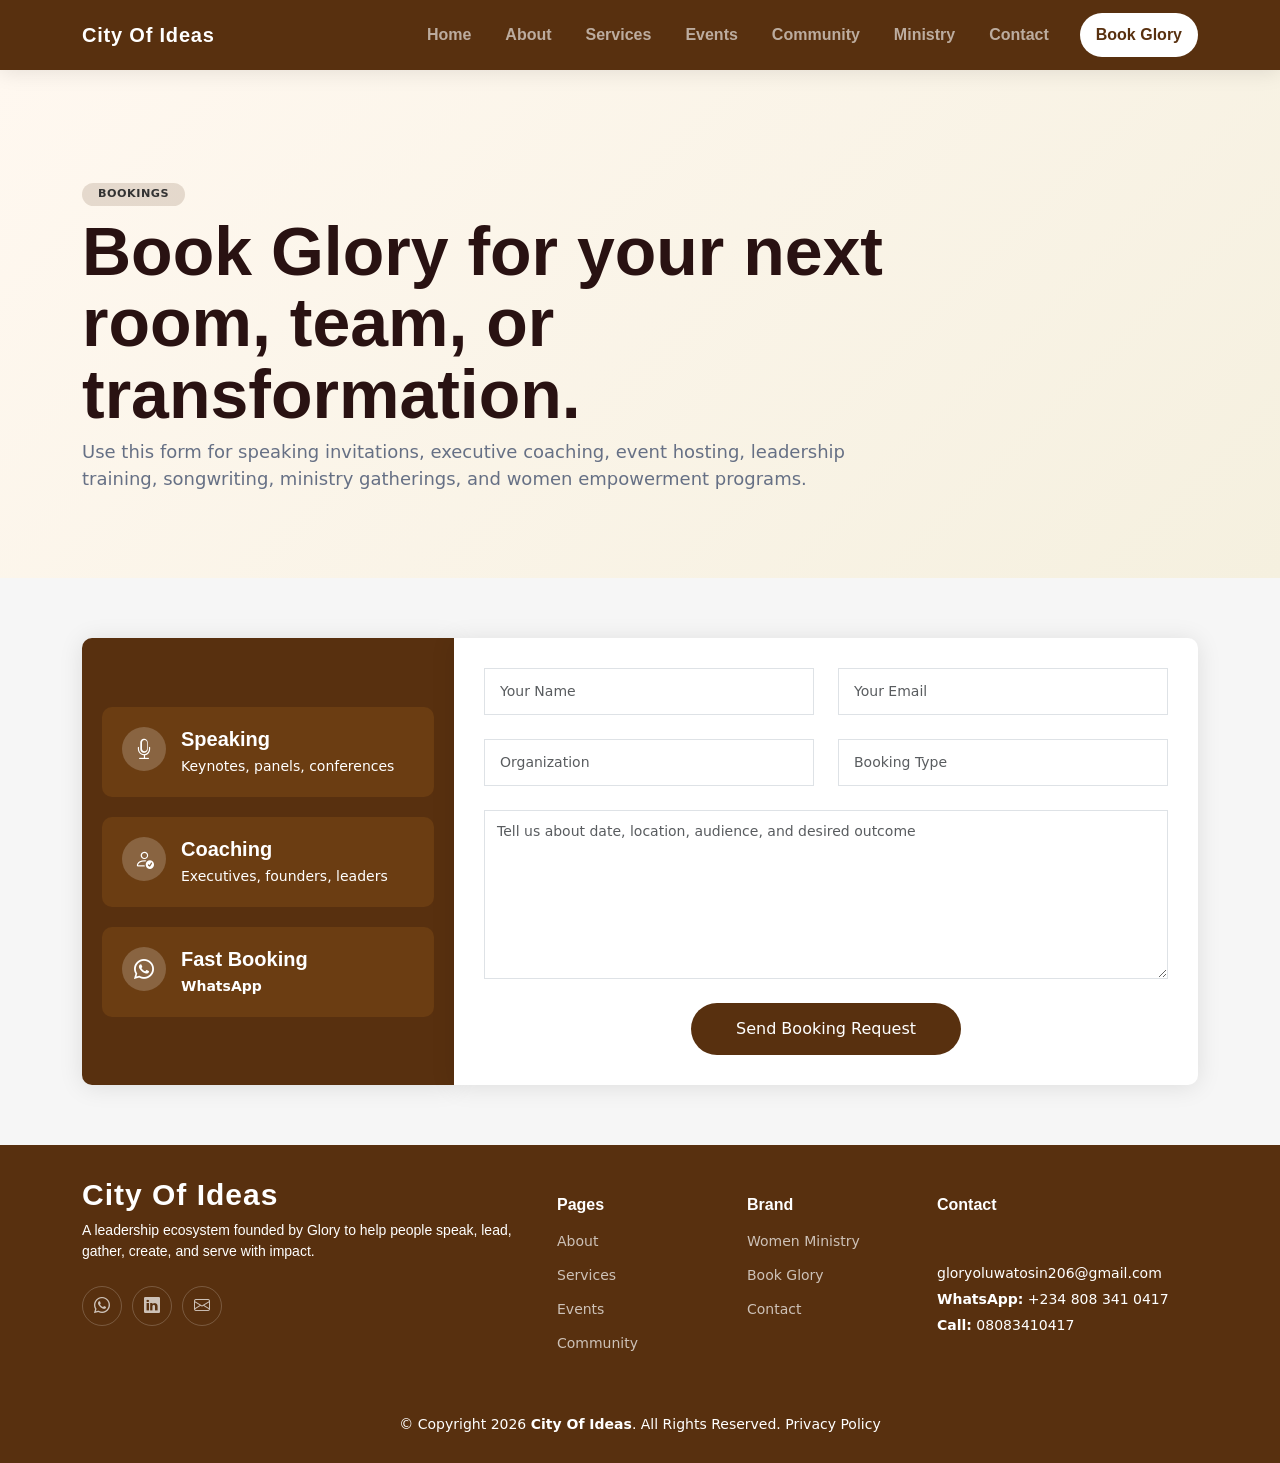
<file: book.html>
<!doctype html>
<html lang="en">
  <head>
    <meta charset="utf-8" />
    <meta content="width=device-width, initial-scale=1.0" name="viewport" />
    <title>Book Glory | City of Ideas</title>
    <meta
      content="Book Glory for speaking, executive coaching, leadership training, event hosting, ministry, or songwriting."
      name="description"
    />
    <link href="assets/img/favicon.png" rel="icon" />
    <link
      href="assets/vendor/bootstrap/css/bootstrap.min.css"
      rel="stylesheet"
    />
    <link
      href="assets/vendor/bootstrap-icons/bootstrap-icons.css"
      rel="stylesheet"
    />
    <link href="assets/vendor/aos/aos.css" rel="stylesheet" />
    <link
      href="assets/vendor/glightbox/css/glightbox.min.css"
      rel="stylesheet"
    />
    <link href="assets/vendor/swiper/swiper-bundle.min.css" rel="stylesheet" />
    <link href="assets/css/main.css" rel="stylesheet" />
  </head>
  <body>
    <header id="header" class="header d-flex align-items-center">
      <div
        class="container-fluid container-xl d-flex align-items-center justify-content-between"
      >
        <a href="index.html" class="logo d-flex align-items-center"
          ><h1>City Of Ideas</h1></a
        >
        <nav id="navbar" class="navbar">
          <ul>
            <li><a href="index.html">Home</a></li>
            <li><a href="about.html">About</a></li>
            <li><a href="services.html">Services</a></li>
            <li><a href="events.html">Events</a></li>
            <li><a href="community.html">Community</a></li>
            <li><a href="ministry.html">Ministry</a></li>
            <li><a href="contact.html">Contact</a></li>
            <li><a class="nav-cta active" href="book.html">Book Glory</a></li>
          </ul>
        </nav>
        <i class="mobile-nav-toggle mobile-nav-show bi bi-list"></i
        ><i class="mobile-nav-toggle mobile-nav-hide d-none bi bi-x"></i>
      </div>
    </header>
    <main id="main">
      <section class="page-title">
        <div class="container">
          <span class="founder-tag">Bookings</span>
          <h1>Book Glory for your next room, team, or transformation.</h1>
          <p>
            Use this form for speaking invitations, executive coaching, event
            hosting, leadership training, songwriting, ministry gatherings, and
            women empowerment programs.
          </p>
        </div>
      </section>
      <section class="contact sections-bg">
        <div class="container" data-aos="fade-up">
          <div class="row gx-lg-0 gy-4">
            <div class="col-lg-4">
              <div
                class="info-container d-flex flex-column justify-content-center"
              >
                <div class="info-item d-flex">
                  <i class="bi bi-mic flex-shrink-0"></i>
                  <div>
                    <h4>Speaking</h4>
                    <p>Keynotes, panels, conferences</p>
                  </div>
                </div>
                <div class="info-item d-flex">
                  <i class="bi bi-person-check flex-shrink-0"></i>
                  <div>
                    <h4>Coaching</h4>
                    <p>Executives, founders, leaders</p>
                  </div>
                </div>
                <div class="info-item d-flex">
                  <i class="bi bi-whatsapp flex-shrink-0"></i>
                  <div>
                    <h4>Fast Booking</h4>
                    <p>
                      <a
                        href="https://wa.me/2348083410417?text=Hello%20Glory%2C%20I%20want%20to%20book%20you"
                        target="_blank"
                        rel="noopener"
                        >WhatsApp</a
                      >
                    </p>
                  </div>
                </div>
              </div>
            </div>
            <div class="col-lg-8">
              <form
                action=""
                method="post"
                role="form"
                class="php-email-form"
              >
                <div class="row">
                  <div class="col-md-6 form-group">
                    <input
                      type="text"
                      name="name"
                      class="form-control"
                      placeholder="Your Name"
                      required
                    />
                  </div>
                  <div class="col-md-6 form-group mt-3 mt-md-0">
                    <input
                      type="email"
                      class="form-control"
                      name="email"
                      placeholder="Your Email"
                      required
                    />
                  </div>
                </div>
                <div class="row mt-3">
                  <div class="col-md-6 form-group">
                    <input
                      type="text"
                      name="organization"
                      class="form-control"
                      placeholder="Organization"
                    />
                  </div>
                  <div class="col-md-6 form-group mt-3 mt-md-0">
                    <input
                      type="text"
                      name="booking_type"
                      class="form-control"
                      placeholder="Booking Type"
                    />
                  </div>
                </div>
                <div class="form-group mt-3">
                  <textarea
                    class="form-control"
                    name="message"
                    rows="7"
                    placeholder="Tell us about date, location, audience, and desired outcome"
                    required
                  ></textarea>
                </div>
                <div class="my-3">
                  <div class="loading">Loading</div>
                  <div class="error-message"></div>
                  <div class="sent-message">
                    Your request has been sent. Thank you!
                  </div>
                </div>
                <div class="text-center">
                  <button type="submit">Send Booking Request</button>
                </div>
              </form>
            </div>
          </div>
        </div>
      </section>
    </main>
    <footer id="footer" class="footer">
      <div class="container">
        <div class="row gy-4">
          <div class="col-lg-5 col-md-12 footer-info">
            <a href="index.html" class="logo d-flex align-items-center"
              ><span>City Of Ideas</span></a
            >
            <p>
              A leadership ecosystem founded by Glory to help people speak,
              lead, gather, create, and serve with impact.
            </p>
            <div class="social-links d-flex mt-4">
              <a
                href="https://wa.me/2348083410417?text=Hello%20Glory%2C%20I%20would%20like%20to%20connect"
                target="_blank"
                rel="noopener"
                ><i class="bi bi-whatsapp"></i></a
              ><a
                href="https://www.linkedin.com/in/glory-agunbiade-a98b3b196?utm_source=share_via&utm_content=profile&utm_medium=member_android"
                target="_blank"
                rel="noopener"
                ><i class="bi bi-linkedin"></i></a
              ><a href="mailto:gloryoluwatosin206@gmail.com"
                ><i class="bi bi-envelope"></i
              ></a>
            </div>
          </div>
          <div class="col-lg-2 col-6 footer-links">
            <h4>Pages</h4>
            <ul>
              <li><a href="about.html">About</a></li>
              <li><a href="services.html">Services</a></li>
              <li><a href="events.html">Events</a></li>
              <li><a href="community.html">Community</a></li>
            </ul>
          </div>
          <div class="col-lg-2 col-6 footer-links">
            <h4>Brand</h4>
            <ul>
              <li><a href="ministry.html">Women Ministry</a></li>
              <li><a href="book.html">Book Glory</a></li>
              <li><a href="contact.html">Contact</a></li>
            </ul>
          </div>
          <div
            class="col-lg-3 col-md-12 footer-contact text-left text-md-start"
          >
            <h4>Contact</h4>
            <p>
              
              <strong>Email:</strong>   <a href="mailto:gloryoluwatosin206@gmail.com" class="footer a">gloryoluwatosin206@gmail.com</a></a><br /><strong
                >WhatsApp:</strong
              >       <a
                href="https://wa.me/2348083410417?text=Hello%20Glory%2C%20I%20would%20like%20to%20connect"
                target="_blank"
                rel="noopener"
                >+234 808 341 0417</a
              >
              <br /><strong>Call:</strong><a href="tel:+2348083410417"> 08083410417</a>
            </p>
          </div>
        </div>
      </div>
      <div class="container mt-4">
        <div class="copyright">
  &copy; Copyright <script>document.write(new Date ().getFullYear())</script> <strong><span>City Of Ideas</span></strong>. All Rights Reserved. Privacy Policy
     </div>
      </div>
    </footer>
    <a
      href="https://wa.me/2348083410417?text=Hello%20Glory%2C%20I%20want to book you for our event"
      class="whatsapp-float"
      target="_blank"
      rel="noopener"
      aria-label="Chat with Glory on WhatsApp"
      ><i class="bi bi-whatsapp"></i></a
    ><a
      href="#"
      class="scroll-top d-flex align-items-center justify-content-center"
      ><i class="bi bi-arrow-up-short"></i
    ></a>
    <script src="assets/vendor/bootstrap/js/bootstrap.bundle.min.js"></script>
    <script src="assets/vendor/aos/aos.js"></script>
    <script src="assets/vendor/glightbox/js/glightbox.min.js"></script>
    <script src="assets/vendor/purecounter/purecounter_vanilla.js"></script>
    <script src="assets/vendor/swiper/swiper-bundle.min.js"></script>
    <script src="assets/vendor/isotope-layout/isotope.pkgd.min.js"></script>
    <script src="assets/vendor/php-email-form/validate.js"></script>
    <script src="assets/js/main.js"></script>
  </body>
</html>
</file>
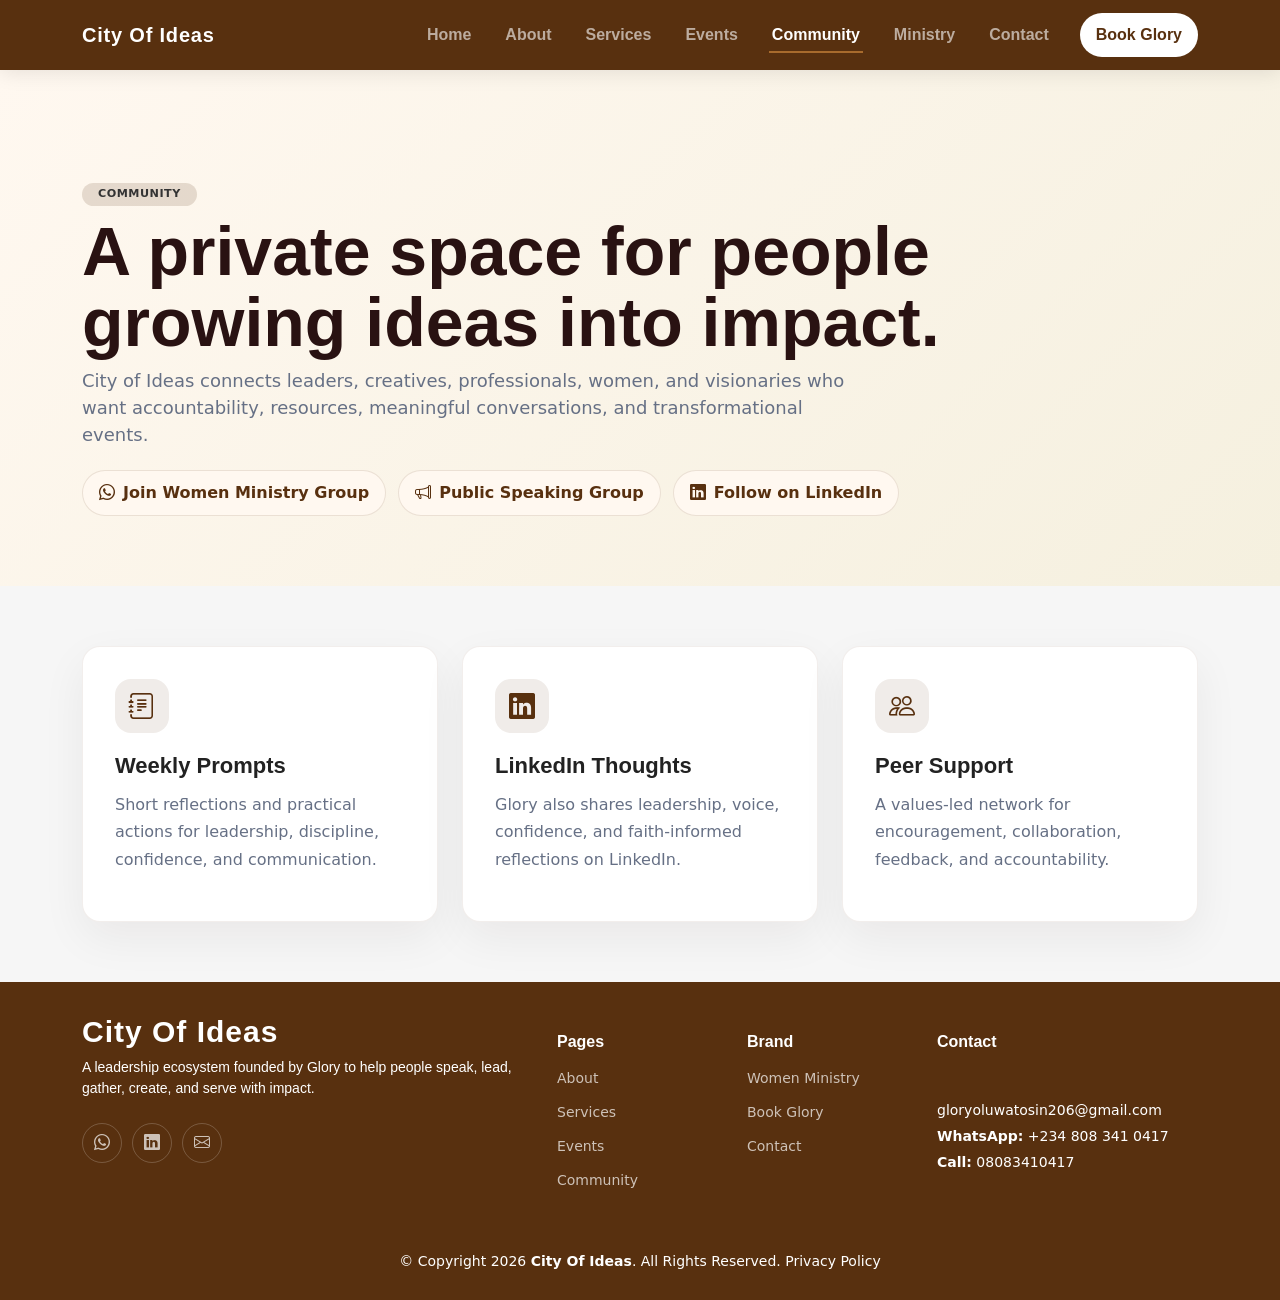
<file: community.html>
<!doctype html>
<html lang="en">
  <head>
    <meta charset="utf-8" />
    <meta content="width=device-width, initial-scale=1.0" name="viewport" />
    <title>Community | City of Ideas</title>
    <meta
      content="Join the City of Ideas community for leadership prompts, event access, peer support, and growth conversations."
      name="description"
    />
    <link href="assets/img/favicon.png" rel="icon" />
    <link
      href="assets/vendor/bootstrap/css/bootstrap.min.css"
      rel="stylesheet"
    />
    <link
      href="assets/vendor/bootstrap-icons/bootstrap-icons.css"
      rel="stylesheet"
    />
    <link href="assets/vendor/aos/aos.css" rel="stylesheet" />
    <link
      href="assets/vendor/glightbox/css/glightbox.min.css"
      rel="stylesheet"
    />
    <link href="assets/vendor/swiper/swiper-bundle.min.css" rel="stylesheet" />
    <link href="assets/css/main.css" rel="stylesheet" />
  </head>
  <body>
    <header id="header" class="header d-flex align-items-center">
      <div
        class="container-fluid container-xl d-flex align-items-center justify-content-between"
      >
        <a href="index.html" class="logo d-flex align-items-center"
          ><h1>City Of Ideas</h1></a
        >
        <nav id="navbar" class="navbar">
          <ul>
            <li><a href="index.html">Home</a></li>
            <li><a href="about.html">About</a></li>
            <li><a href="services.html">Services</a></li>
            <li><a href="events.html">Events</a></li>
            <li><a class="active" href="community.html">Community</a></li>
            <li><a href="ministry.html">Ministry</a></li>
            <li><a href="contact.html">Contact</a></li>
            <li><a class="nav-cta" href="book.html">Book Glory</a></li>
          </ul>
        </nav>
        <i class="mobile-nav-toggle mobile-nav-show bi bi-list"></i
        ><i class="mobile-nav-toggle mobile-nav-hide d-none bi bi-x"></i>
      </div>
    </header>
    <main id="main">
      <section class="page-title">
        <div class="container">
          <span class="founder-tag">Community</span>
          <h1>A private space for people growing ideas into impact.</h1>
          <p>
            City of Ideas connects leaders, creatives, professionals, women, and
            visionaries who want accountability, resources, meaningful
            conversations, and transformational events.
          </p>
          <div class="contact-links">
            <a
              href="https://chat.whatsapp.com/GfHs67pcawh2vQvxOurpy3?s=cl&p=a&ilr=0"
              class="contact-pill"
              target="_blank"
              rel="noopener"
              ><i class="bi bi-whatsapp"></i>Join Women Ministry Group</a
            ><a
              href="https://wa.me/2348083410417?text=Hello%20Glory%2C%20I%20want%20to%20join%20the%20public%20speaking%20community"
              class="contact-pill"
              target="_blank"
              rel="noopener"
              ><i class="bi bi-megaphone"></i>Public Speaking Group</a
            ><a
              href="https://www.linkedin.com/in/glory-agunbiade-a98b3b196?utm_source=share_via&utm_content=profile&utm_medium=member_android"
              class="contact-pill"
              target="_blank"
              rel="noopener"
              ><i class="bi bi-linkedin"></i>Follow on LinkedIn</a
            >
          </div>
        </div>
      </section>
      <section class="sections-bg">
        <div class="container" data-aos="fade-up">
          <div class="row gy-4">
            <div class="col-md-4">
              <div class="feature-card h-100">
                <i class="bi bi-journal-text"></i>
                <h3>Weekly Prompts</h3>
                <p>
                  Short reflections and practical actions for leadership,
                  discipline, confidence, and communication.
                </p>
              </div>
            </div>
            <div class="col-md-4">
              <div class="feature-card h-100">
                <i class="bi bi-linkedin"></i>
                <h3>LinkedIn Thoughts</h3>
                <p>
                  Glory also shares leadership, voice, confidence, and
                  faith-informed reflections on LinkedIn.
                </p>
              </div>
            </div>
            <div class="col-md-4">
              <div class="feature-card h-100">
                <i class="bi bi-people"></i>
                <h3>Peer Support</h3>
                <p>
                  A values-led network for encouragement, collaboration,
                  feedback, and accountability.
                </p>
              </div>
            </div>
          </div>
        </div>
      </section>
    </main>
    <footer id="footer" class="footer">
      <div class="container">
        <div class="row gy-4">
          <div class="col-lg-5 col-md-12 footer-info">
            <a href="index.html" class="logo d-flex align-items-center"
              ><span>City Of Ideas</span></a
            >
            <p>
              A leadership ecosystem founded by Glory to help people speak,
              lead, gather, create, and serve with impact.
            </p>
            <div class="social-links d-flex mt-4">
              <a
                href="https://wa.me/2348083410417?text=Hello%20Glory%2C%20I%20would%20like%20to%20connect"
                target="_blank"
                rel="noopener"
                ><i class="bi bi-whatsapp"></i></a
              ><a
                href="https://www.linkedin.com/in/glory-agunbiade-a98b3b196?utm_source=share_via&utm_content=profile&utm_medium=member_android"
                target="_blank"
                rel="noopener"
                ><i class="bi bi-linkedin"></i></a
              ><a href="mailto:gloryoluwatosin206@gmail.com"
                ><i class="bi bi-envelope"></i
              ></a>
            </div>
          </div>
          <div class="col-lg-2 col-6 footer-links">
            <h4>Pages</h4>
            <ul>
              <li><a href="about.html">About</a></li>
              <li><a href="services.html">Services</a></li>
              <li><a href="events.html">Events</a></li>
              <li><a href="community.html">Community</a></li>
            </ul>
          </div>
          <div class="col-lg-2 col-6 footer-links">
            <h4>Brand</h4>
            <ul>
              <li><a href="ministry.html">Women Ministry</a></li>
              <li><a href="book.html">Book Glory</a></li>
              <li><a href="contact.html">Contact</a></li>
            </ul>
          </div>
          <div
            class="col-lg-3 col-md-12 footer-contact text-left text-md-start"
          >
            <h4>Contact</h4>
            <p>
              
              <strong>Email:</strong>   <a href="mailto:gloryoluwatosin206@gmail.com" class="footer a">gloryoluwatosin206@gmail.com</a></a><br /><strong
                >WhatsApp:</strong
              >       <a
                href="https://wa.me/2348083410417?text=Hello%20Glory%2C%20I%20would%20like%20to%20connect"
                target="_blank"
                rel="noopener"
                >+234 808 341 0417</a
              >
              <br /><strong>Call:</strong><a href="tel:+2348083410417"> 08083410417</a>
            </p>
          </div>
        </div>
      </div>
      <div class="container mt-4">
        <div class="copyright">
  &copy; Copyright <script>document.write(new Date ().getFullYear())</script> <strong><span>City Of Ideas</span></strong>. All Rights Reserved. Privacy Policy
     </div>
      </div>
    </footer>
    <a
      href="https://wa.me/2348083410417?text=Hello%20Glory%2C%20I%20want to book you for our event"
      class="whatsapp-float"
      target="_blank"
      rel="noopener"
      aria-label="Chat with Glory on WhatsApp"
      ><i class="bi bi-whatsapp"></i></a
    ><a
      href="#"
      class="scroll-top d-flex align-items-center justify-content-center"
      ><i class="bi bi-arrow-up-short"></i
    ></a>
    <script src="assets/vendor/bootstrap/js/bootstrap.bundle.min.js"></script>
    <script src="assets/vendor/aos/aos.js"></script>
    <script src="assets/vendor/glightbox/js/glightbox.min.js"></script>
    <script src="assets/vendor/purecounter/purecounter_vanilla.js"></script>
    <script src="assets/vendor/swiper/swiper-bundle.min.js"></script>
    <script src="assets/vendor/isotope-layout/isotope.pkgd.min.js"></script>
    <script src="assets/vendor/php-email-form/validate.js"></script>
    <script src="assets/js/main.js"></script>
  </body>
</html>
</file>
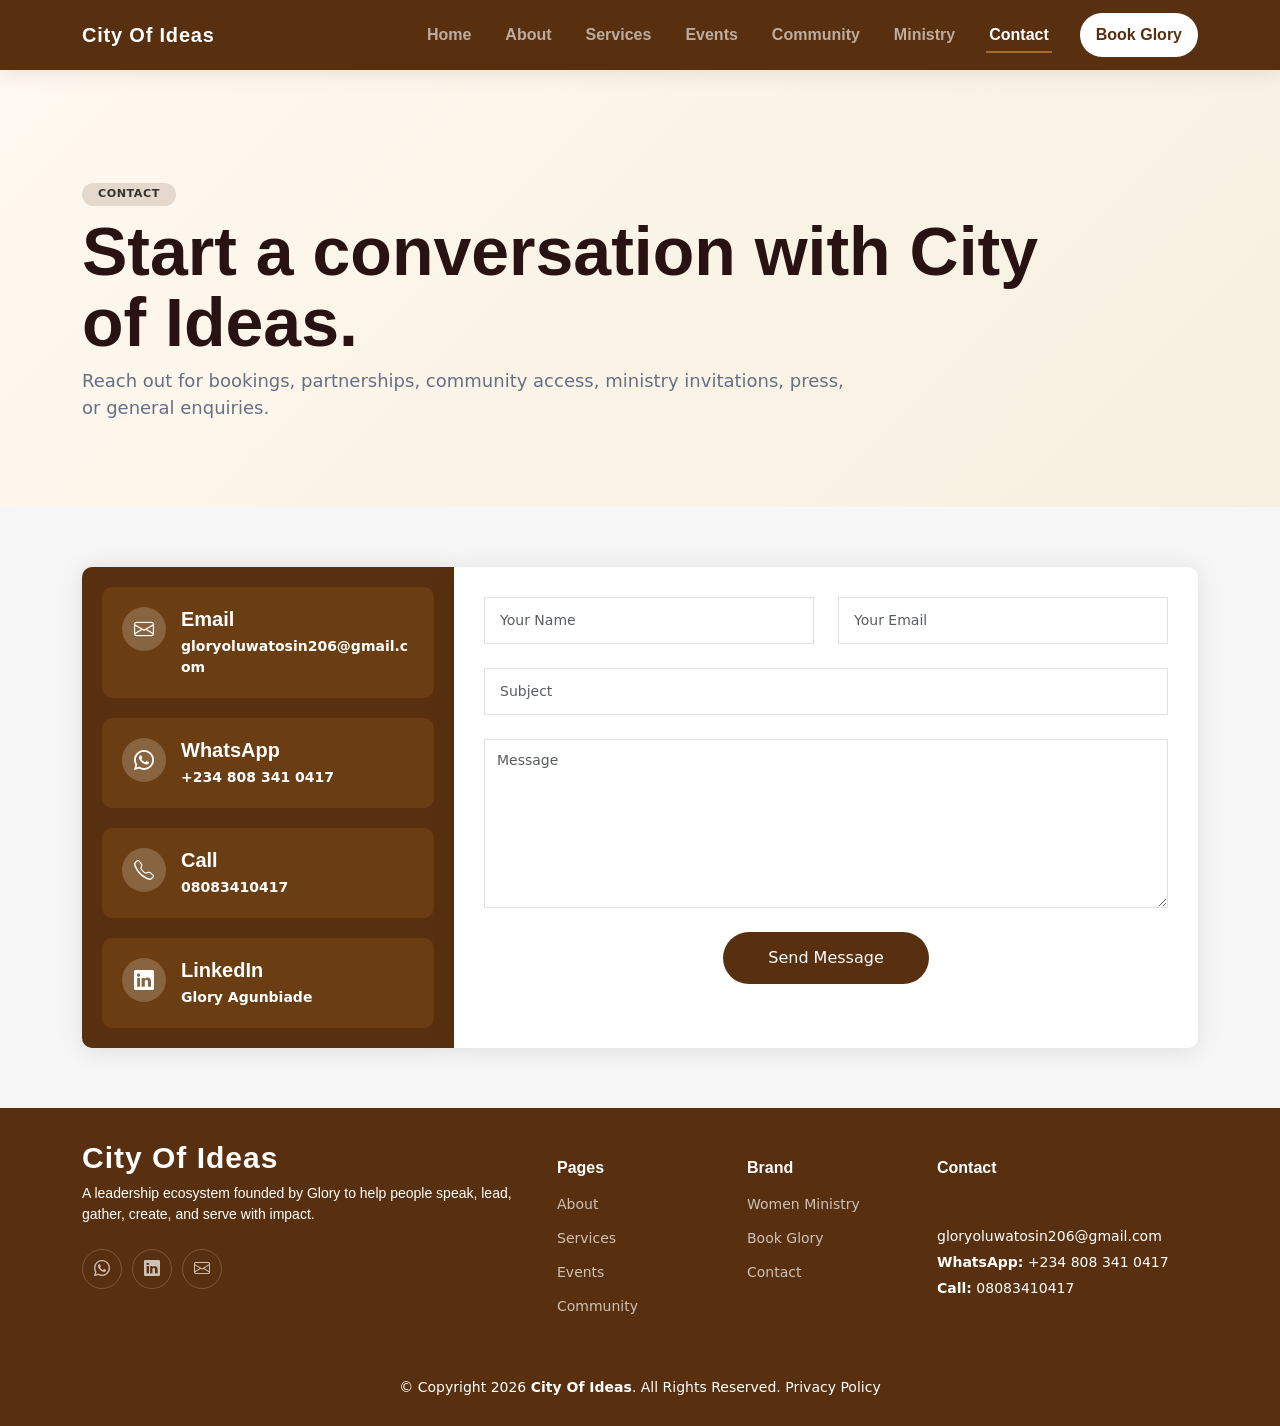
<file: contact.html>
<!doctype html>
<html lang="en">
  <head>
    <meta charset="utf-8" />
    <meta content="width=device-width, initial-scale=1.0" name="viewport" />
    <title>Contact | City of Ideas</title>
    <meta
      content="Contact City of Ideas for bookings, partnerships, community access, ministry invitations, and general enquiries."
      name="description"
    />
    <link href="assets/img/favicon.png" rel="icon" />
    <link
      href="assets/vendor/bootstrap/css/bootstrap.min.css"
      rel="stylesheet"
    />
    <link
      href="assets/vendor/bootstrap-icons/bootstrap-icons.css"
      rel="stylesheet"
    />
    <link href="assets/vendor/aos/aos.css" rel="stylesheet" />
    <link
      href="assets/vendor/glightbox/css/glightbox.min.css"
      rel="stylesheet"
    />
    <link href="assets/vendor/swiper/swiper-bundle.min.css" rel="stylesheet" />
    <link href="assets/css/main.css" rel="stylesheet" />
  </head>
  <body>
    <header id="header" class="header d-flex align-items-center">
      <div
        class="container-fluid container-xl d-flex align-items-center justify-content-between"
      >
        <a href="index.html" class="logo d-flex align-items-center"
          ><h1>City Of Ideas</h1></a
        >
        <nav id="navbar" class="navbar">
          <ul>
            <li><a href="index.html">Home</a></li>
            <li><a href="about.html">About</a></li>
            <li><a href="services.html">Services</a></li>
            <li><a href="events.html">Events</a></li>
            <li><a href="community.html">Community</a></li>
            <li><a href="ministry.html">Ministry</a></li>
            <li><a class="active" href="contact.html">Contact</a></li>
            <li><a class="nav-cta" href="book.html">Book Glory</a></li>
          </ul>
        </nav>
        <i class="mobile-nav-toggle mobile-nav-show bi bi-list"></i
        ><i class="mobile-nav-toggle mobile-nav-hide d-none bi bi-x"></i>
      </div>
    </header>
    <main id="main">
      <section class="page-title">
        <div class="container">
          <span class="founder-tag">Contact</span>
          <h1>Start a conversation with City of Ideas.</h1>
          <p>
            Reach out for bookings, partnerships, community access, ministry
            invitations, press, or general enquiries.
          </p>
        </div>
      </section>
      <section class="contact sections-bg">
        <div class="container" data-aos="fade-up">
          <div class="row gx-lg-0 gy-4">
            <div class="col-lg-4">
              <div
                class="info-container d-flex flex-column justify-content-center"
              >
                <div class="info-item d-flex">
                  <i class="bi bi-envelope flex-shrink-0"></i>
                  <div>
                    <h4>Email</h4>
                    <p>
                      <a href="mailto:gloryoluwatosin206@gmail.com"
                        >gloryoluwatosin206@gmail.com</a
                      >
                    </p>
                  </div>
                </div>
                <div class="info-item d-flex">
                  <i class="bi bi-whatsapp flex-shrink-0"></i>
                  <div>
                    <h4>WhatsApp</h4>
                    <p>
                      <a
                        href="https://wa.me/2348083410417?text=Hello%20Glory%2C%20I%20would%20like%20to%20make%20an%20enquiry"
                        target="_blank"
                        rel="noopener"
                        >+234 808 341 0417</a
                      >
                    </p>
                  </div>
                </div>
                <div class="info-item d-flex">
                  <i class="bi bi-telephone flex-shrink-0"></i>
                  <div>
                    <h4>Call</h4>
                    <p><a href="tel:+2348083410417">08083410417</a></p>
                  </div>
                </div>
                <div class="info-item d-flex">
                  <i class="bi bi-linkedin flex-shrink-0"></i>
                  <div>
                    <h4>LinkedIn</h4>
                    <p>
                      <a
                        href="https://www.linkedin.com/in/glory-agunbiade-a98b3b196?utm_source=share_via&utm_content=profile&utm_medium=member_android"
                        target="_blank"
                        rel="noopener"
                        >Glory Agunbiade</a
                      >
                    </p>
                  </div>
                </div>
              </div>
            </div>
            <div class="col-lg-8">
              <form
                action=""
                method="post"
                role="form"
                class="php-email-form"
              >
                <div class="row">
                  <div class="col-md-6 form-group">
                    <input
                      type="text"
                      name="name"
                      class="form-control"
                      placeholder="Your Name"
                      required
                    />
                  </div>
                  <div class="col-md-6 form-group mt-3 mt-md-0">
                    <input
                      type="email"
                      class="form-control"
                      name="email"
                      placeholder="Your Email"
                      required
                    />
                  </div>
                </div>
                <div class="form-group mt-3">
                  <input
                    type="text"
                    class="form-control"
                    name="subject"
                    placeholder="Subject"
                    required
                  />
                </div>
                <div class="form-group mt-3">
                  <textarea
                    class="form-control"
                    name="message"
                    rows="7"
                    placeholder="Message"
                    required
                  ></textarea>
                </div>
                <div class="my-3">
                  <div class="loading">Loading</div>
                  <div class="error-message"></div>
                  <div class="sent-message">
                    Your message has been sent. Thank you!
                  </div>
                </div>
                <div class="text-center">
                  <button type="submit">Send Message</button>
                </div>
              </form>
            </div>
          </div>
        </div>
      </section>
    </main>
    <footer id="footer" class="footer">
      <div class="container">
        <div class="row gy-4">
          <div class="col-lg-5 col-md-12 footer-info">
            <a href="index.html" class="logo d-flex align-items-center"
              ><span>City Of Ideas</span></a
            >
            <p>
              A leadership ecosystem founded by Glory to help people speak,
              lead, gather, create, and serve with impact.
            </p>
            <div class="social-links d-flex mt-4">
              <a
                href="https://wa.me/2348083410417?text=Hello%20Glory%2C%20I%20would%20like%20to%20connect"
                target="_blank"
                rel="noopener"
                ><i class="bi bi-whatsapp"></i></a
              ><a
                href="https://www.linkedin.com/in/glory-agunbiade-a98b3b196?utm_source=share_via&utm_content=profile&utm_medium=member_android"
                target="_blank"
                rel="noopener"
                ><i class="bi bi-linkedin"></i></a
              ><a href="mailto:gloryoluwatosin206@gmail.com"
                ><i class="bi bi-envelope"></i
              ></a>
            </div>
          </div>
          <div class="col-lg-2 col-6 footer-links">
            <h4>Pages</h4>
            <ul>
              <li><a href="about.html">About</a></li>
              <li><a href="services.html">Services</a></li>
              <li><a href="events.html">Events</a></li>
              <li><a href="community.html">Community</a></li>
            </ul>
          </div>
          <div class="col-lg-2 col-6 footer-links">
            <h4>Brand</h4>
            <ul>
              <li><a href="ministry.html">Women Ministry</a></li>
              <li><a href="book.html">Book Glory</a></li>
              <li><a href="contact.html">Contact</a></li>
            </ul>
          </div>
          <div
            class="col-lg-3 col-md-12 footer-contact text-left text-md-start"
          >
            <h4>Contact</h4>
            <p>
              
              <strong>Email:</strong>   <a href="mailto:gloryoluwatosin206@gmail.com" class="footer a">gloryoluwatosin206@gmail.com</a></a><br /><strong
                >WhatsApp:</strong
              >       <a
                href="https://wa.me/2348083410417?text=Hello%20Glory%2C%20I%20would%20like%20to%20connect"
                target="_blank"
                rel="noopener"
                >+234 808 341 0417</a
              >
              <br /><strong>Call:</strong><a href="tel:+2348083410417"> 08083410417</a>
            </p>
          </div>
        </div>
      </div>
      <div class="container mt-4">
        <div class="copyright">
  &copy; Copyright <script>document.write(new Date ().getFullYear())</script> <strong><span>City Of Ideas</span></strong>. All Rights Reserved. Privacy Policy
     </div>
      </div>
    </footer>
    <a
      href="https://wa.me/2348083410417?text=Hello%20Glory%2C%20I%20want to book you for our event"
      class="whatsapp-float"
      target="_blank"
      rel="noopener"
      aria-label="Chat with Glory on WhatsApp"
      ><i class="bi bi-whatsapp"></i></a
    ><a
      href="#"
      class="scroll-top d-flex align-items-center justify-content-center"
      ><i class="bi bi-arrow-up-short"></i
    ></a>
    <script src="assets/vendor/bootstrap/js/bootstrap.bundle.min.js"></script>
    <script src="assets/vendor/aos/aos.js"></script>
    <script src="assets/vendor/glightbox/js/glightbox.min.js"></script>
    <script src="assets/vendor/purecounter/purecounter_vanilla.js"></script>
    <script src="assets/vendor/swiper/swiper-bundle.min.js"></script>
    <script src="assets/vendor/isotope-layout/isotope.pkgd.min.js"></script>
    <script src="assets/vendor/php-email-form/validate.js"></script>
    <script src="assets/js/main.js"></script>
  </body>
</html>
</file>
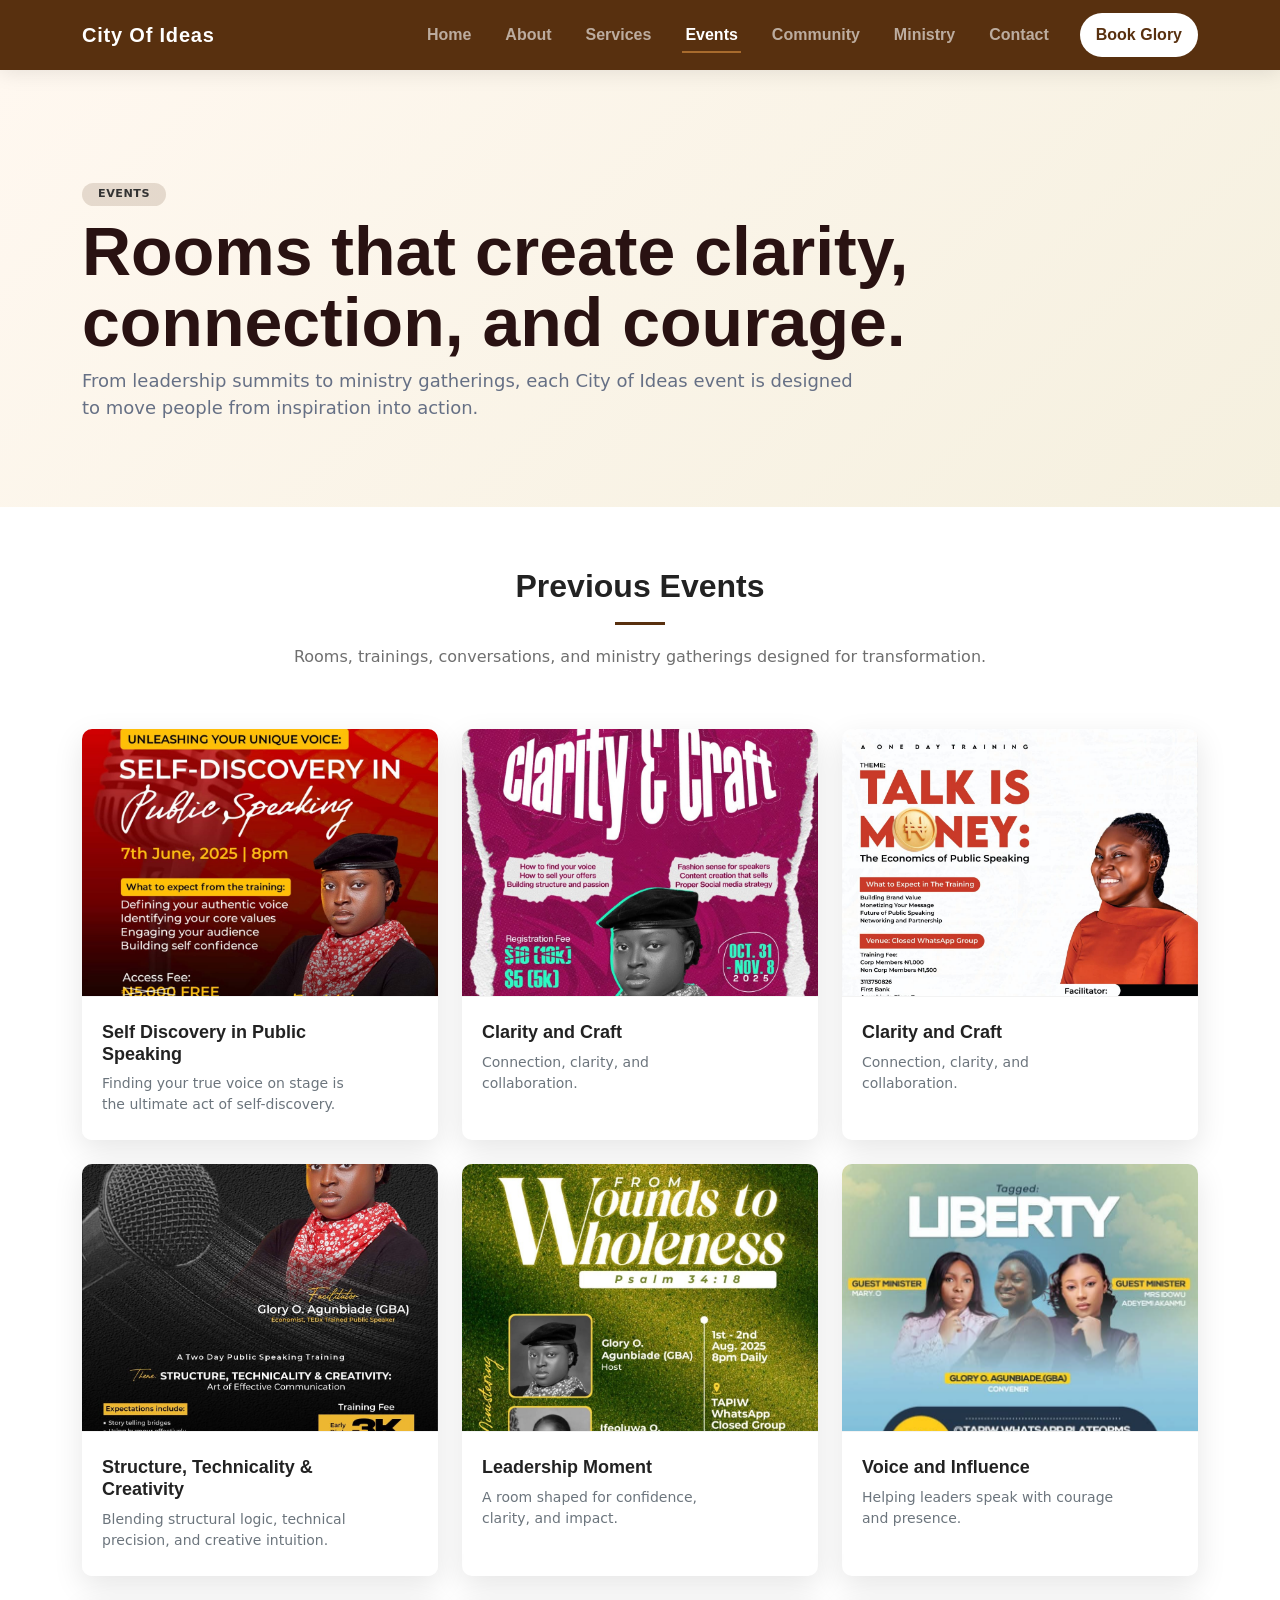
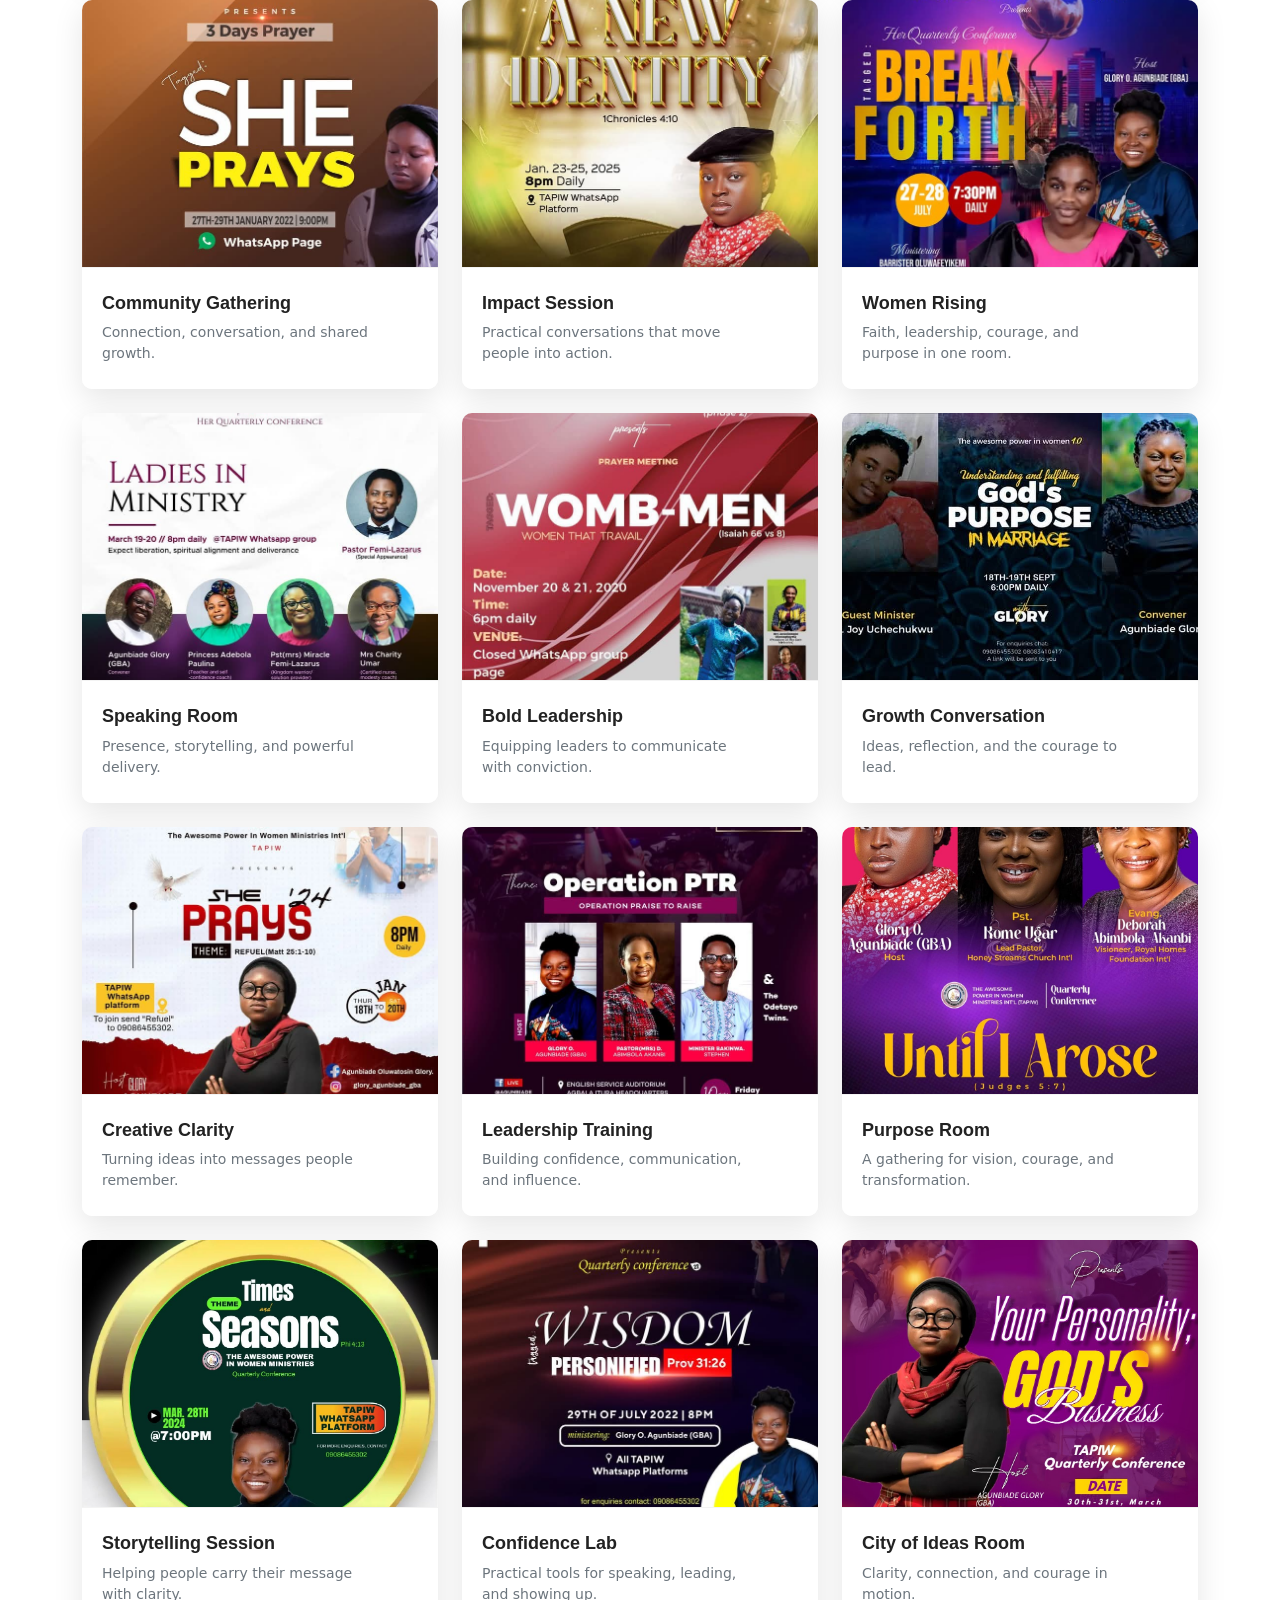
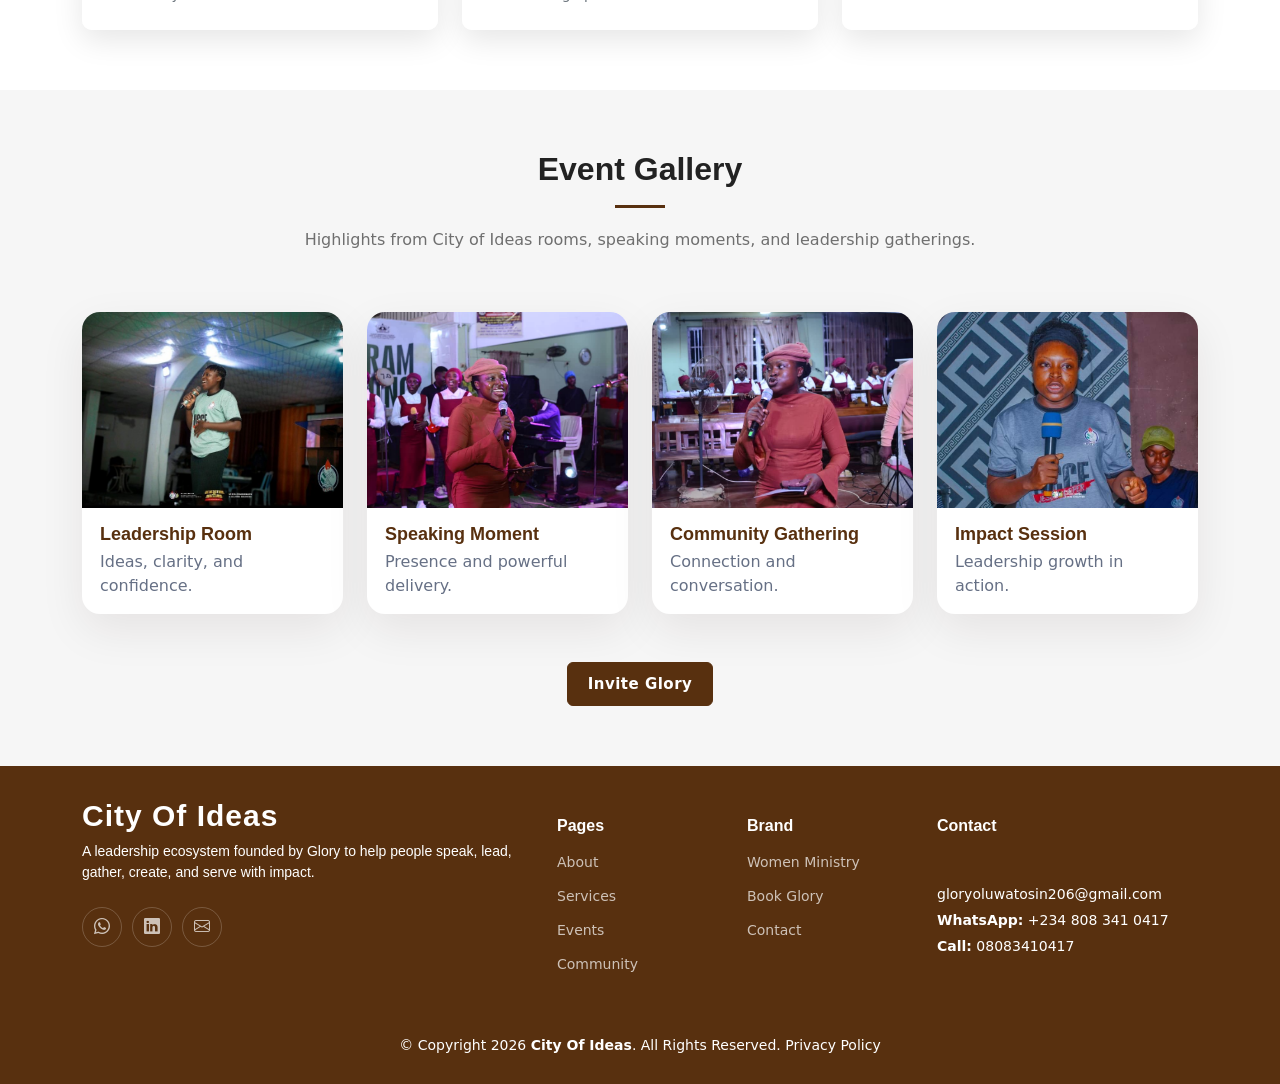
<file: events.html>
<!doctype html>
<html lang="en">
  <head>
    <meta charset="utf-8" />
    <meta content="width=device-width, initial-scale=1.0" name="viewport" />
    <title>Events | City of Ideas</title>
    <meta
      content="City of Ideas events, leadership summits, trainings, women empowerment gatherings, and community rooms."
      name="description"
    />
    <link href="assets/img/favicon.png" rel="icon" />
    <link
      href="assets/vendor/bootstrap/css/bootstrap.min.css"
      rel="stylesheet"
    />
    <link
      href="assets/vendor/bootstrap-icons/bootstrap-icons.css"
      rel="stylesheet"
    />
    <link href="assets/vendor/aos/aos.css" rel="stylesheet" />
    <link
      href="assets/vendor/glightbox/css/glightbox.min.css"
      rel="stylesheet"
    />
    <link href="assets/vendor/swiper/swiper-bundle.min.css" rel="stylesheet" />
    <link href="assets/css/main.css" rel="stylesheet" />
  </head>
  <body>
    <header id="header" class="header d-flex align-items-center">
      <div
        class="container-fluid container-xl d-flex align-items-center justify-content-between"
      >
        <a href="index.html" class="logo d-flex align-items-center"
          ><h1>City Of Ideas</h1></a
        >
        <nav id="navbar" class="navbar">
          <ul>
            <li><a href="index.html">Home</a></li>
            <li><a href="about.html">About</a></li>
            <li><a href="services.html">Services</a></li>
            <li><a class="active" href="events.html">Events</a></li>
            <li><a href="community.html">Community</a></li>
            <li><a href="ministry.html">Ministry</a></li>
            <li><a href="contact.html">Contact</a></li>
            <li><a class="nav-cta" href="book.html">Book Glory</a></li>
          </ul>
        </nav>
        <i class="mobile-nav-toggle mobile-nav-show bi bi-list"></i
        ><i class="mobile-nav-toggle mobile-nav-hide d-none bi bi-x"></i>
      </div>
    </header>
    <main id="main">
      <section class="page-title">
        <div class="container">
          <span class="founder-tag">Events</span>
          <h1>Rooms that create clarity, connection, and courage.</h1>
          <p>
            From leadership summits to ministry gatherings, each City of Ideas
            event is designed to move people from inspiration into action.
          </p>
        </div>
      </section>
        <section id="events-preview" class="portfolio">
        <div class="container" data-aos="fade-up">
          <div class="section-header">
            <h2>Previous Events</h2>
            <p>
              Rooms, trainings, conversations, and ministry gatherings designed
              for transformation.
            </p>
          </div>
          <div class="row gy-4 portfolio-container" data-events-list="previousEvents"></div>

        </div>
      </section>

      <section class="portfolio sections-bg">
        <div class="container" data-aos="fade-up">
          <div class="section-header">
            <h2>Event Gallery</h2>
            <p>
              Highlights from City of Ideas rooms, speaking moments, and
              leadership gatherings.
            </p>
          </div>
          <div class="row gy-4">
            <div class="col-lg-3 col-md-6">
              <a
                href="assets/img/ministry/ministry about.jpg"
                class="glightbox gallery-card d-block"
                data-gallery="events"
                ><img
                  src="assets/img/ministry/ministry about.jpg"
                  alt="City of Ideas event"
                />
                <div class="gallery-caption">
                  <h4>Leadership Room</h4>
                  <p>Ideas, clarity, and confidence.</p>
                </div></a
              >
            </div>
            <div class="col-lg-3 col-md-6">
              <a
                href="assets/img/hero2.jpeg"
                class="glightbox gallery-card d-block"
                data-gallery="events"
                ><img
                  src="assets/img/hero2.jpeg"
                  alt="Public speaking event"
                />
                <div class="gallery-caption">
                  <h4>Speaking Moment</h4>
                  <p>Presence and powerful delivery.</p>
                </div></a
              >
            </div>
            <div class="col-lg-3 col-md-6">
              <a
                href="assets/img/hero1.jpeg"
                class="glightbox gallery-card d-block"
                data-gallery="events"
                ><img
                  src="assets/img/hero1.jpeg"
                  alt="City of Ideas gathering"
                />
                <div class="gallery-caption">
                  <h4>Community Gathering</h4>
                  <p>Connection and conversation.</p>
                </div></a
              >
            </div>
            <div class="col-lg-3 col-md-6">
              <a
                href="assets/img/ministry/ministry_1.jpeg"
                class="glightbox gallery-card d-block"
                data-gallery="events"
                ><img
                  src="assets/img/ministry/ministry_1.jpeg"
                  alt="Leadership event"
                />
                <div class="gallery-caption">
                  <h4>Impact Session</h4>
                  <p>Leadership growth in action.</p>
                </div></a
              >
            </div>
          </div>
          <div class="text-center mt-5">
            <a href="book.html" class="btn btn-contact">Invite Glory</a>
          </div>
        </div>
      </section>
    </main>
    <footer id="footer" class="footer">
      <div class="container">
        <div class="row gy-4">
          <div class="col-lg-5 col-md-12 footer-info">
            <a href="index.html" class="logo d-flex align-items-center"
              ><span>City Of Ideas</span></a
            >
            <p>
              A leadership ecosystem founded by Glory to help people speak,
              lead, gather, create, and serve with impact.
            </p>
            <div class="social-links d-flex mt-4">
              <a
                href="https://wa.me/2348083410417?text=Hello%20Glory%2C%20I%20would%20like%20to%20connect"
                target="_blank"
                rel="noopener"
                ><i class="bi bi-whatsapp"></i></a
              ><a
                href="https://www.linkedin.com/in/glory-agunbiade-a98b3b196?utm_source=share_via&utm_content=profile&utm_medium=member_android"
                target="_blank"
                rel="noopener"
                ><i class="bi bi-linkedin"></i></a
              ><a href="mailto:gloryoluwatosin206@gmail.com"
                ><i class="bi bi-envelope"></i
              ></a>
            </div>
          </div>
          <div class="col-lg-2 col-6 footer-links">
            <h4>Pages</h4>
            <ul>
              <li><a href="about.html">About</a></li>
              <li><a href="services.html">Services</a></li>
              <li><a href="events.html">Events</a></li>
              <li><a href="community.html">Community</a></li>
            </ul>
          </div>
          <div class="col-lg-2 col-6 footer-links">
            <h4>Brand</h4>
            <ul>
              <li><a href="ministry.html">Women Ministry</a></li>
              <li><a href="book.html">Book Glory</a></li>
              <li><a href="contact.html">Contact</a></li>
            </ul>
          </div>
          <div
            class="col-lg-3 col-md-12 footer-contact text-left text-md-start"
          >
            <h4>Contact</h4>
            <p>
              
              <strong>Email:</strong>   <a href="mailto:gloryoluwatosin206@gmail.com" class="footer a">gloryoluwatosin206@gmail.com</a></a><br /><strong
                >WhatsApp:</strong
              >       <a
                href="https://wa.me/2348083410417?text=Hello%20Glory%2C%20I%20would%20like%20to%20connect"
                target="_blank"
                rel="noopener"
                >+234 808 341 0417</a
              >
              <br /><strong>Call:</strong><a href="tel:+2348083410417"> 08083410417</a>
            </p>
          </div>
        </div>
      </div>
      <div class="container mt-4">
        <div class="copyright">
  &copy; Copyright <script>document.write(new Date ().getFullYear())</script> <strong><span>City Of Ideas</span></strong>. All Rights Reserved. Privacy Policy
     </div>
      </div>
    </footer>
    <a
      href="https://wa.me/2348083410417?text=Hello%20Glory%2C%20I%20want to book you for our event"
      class="whatsapp-float"
      target="_blank"
      rel="noopener"
      aria-label="Chat with Glory on WhatsApp"
      ><i class="bi bi-whatsapp"></i></a
    ><a
      href="#"
      class="scroll-top d-flex align-items-center justify-content-center"
      ><i class="bi bi-arrow-up-short"></i
    ></a>
    <script src="assets/vendor/bootstrap/js/bootstrap.bundle.min.js"></script>
    <script src="assets/vendor/aos/aos.js"></script>
    <script src="assets/vendor/glightbox/js/glightbox.min.js"></script>
    <script src="assets/vendor/purecounter/purecounter_vanilla.js"></script>
    <script src="assets/vendor/swiper/swiper-bundle.min.js"></script>
    <script src="assets/vendor/isotope-layout/isotope.pkgd.min.js"></script>
    <script src="assets/vendor/php-email-form/validate.js"></script>
    <script src="assets/js/site-data.js"></script>
    <script src="assets/js/main.js"></script>
  </body>
</html>
</file>
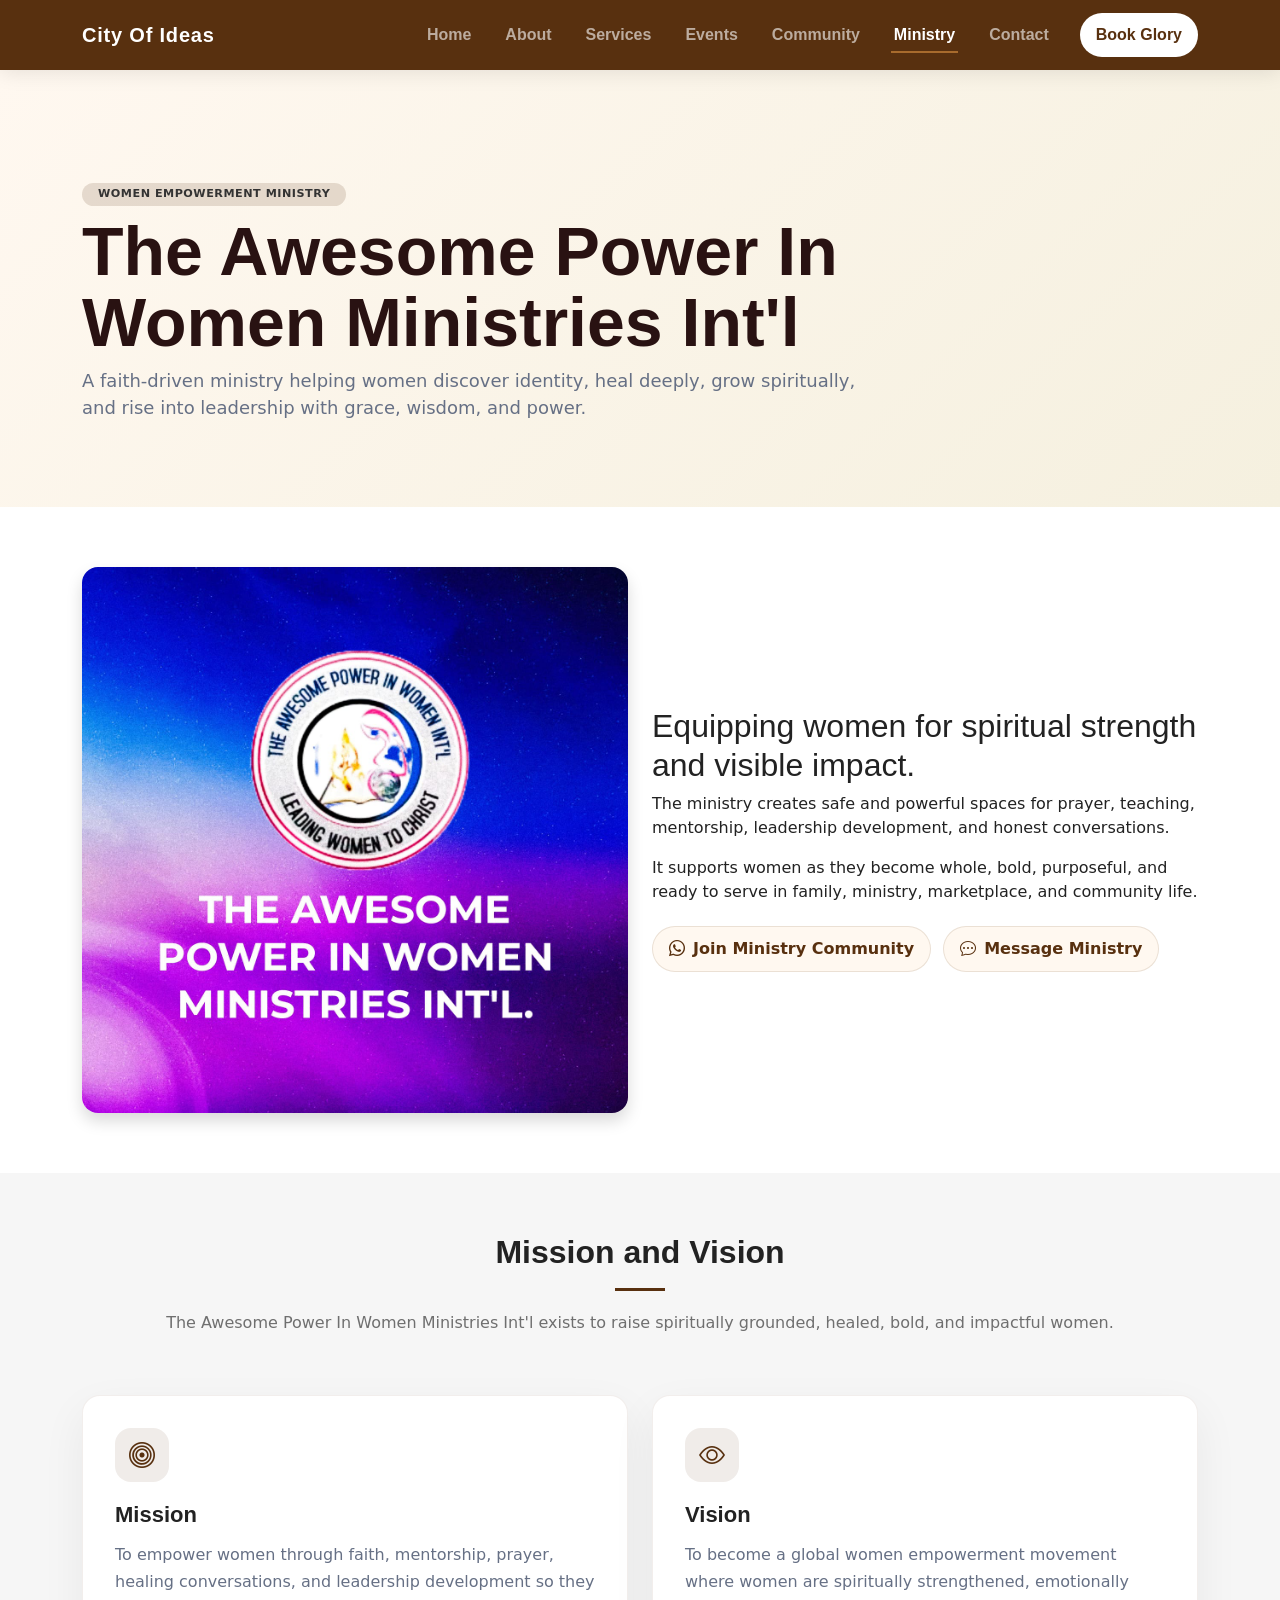
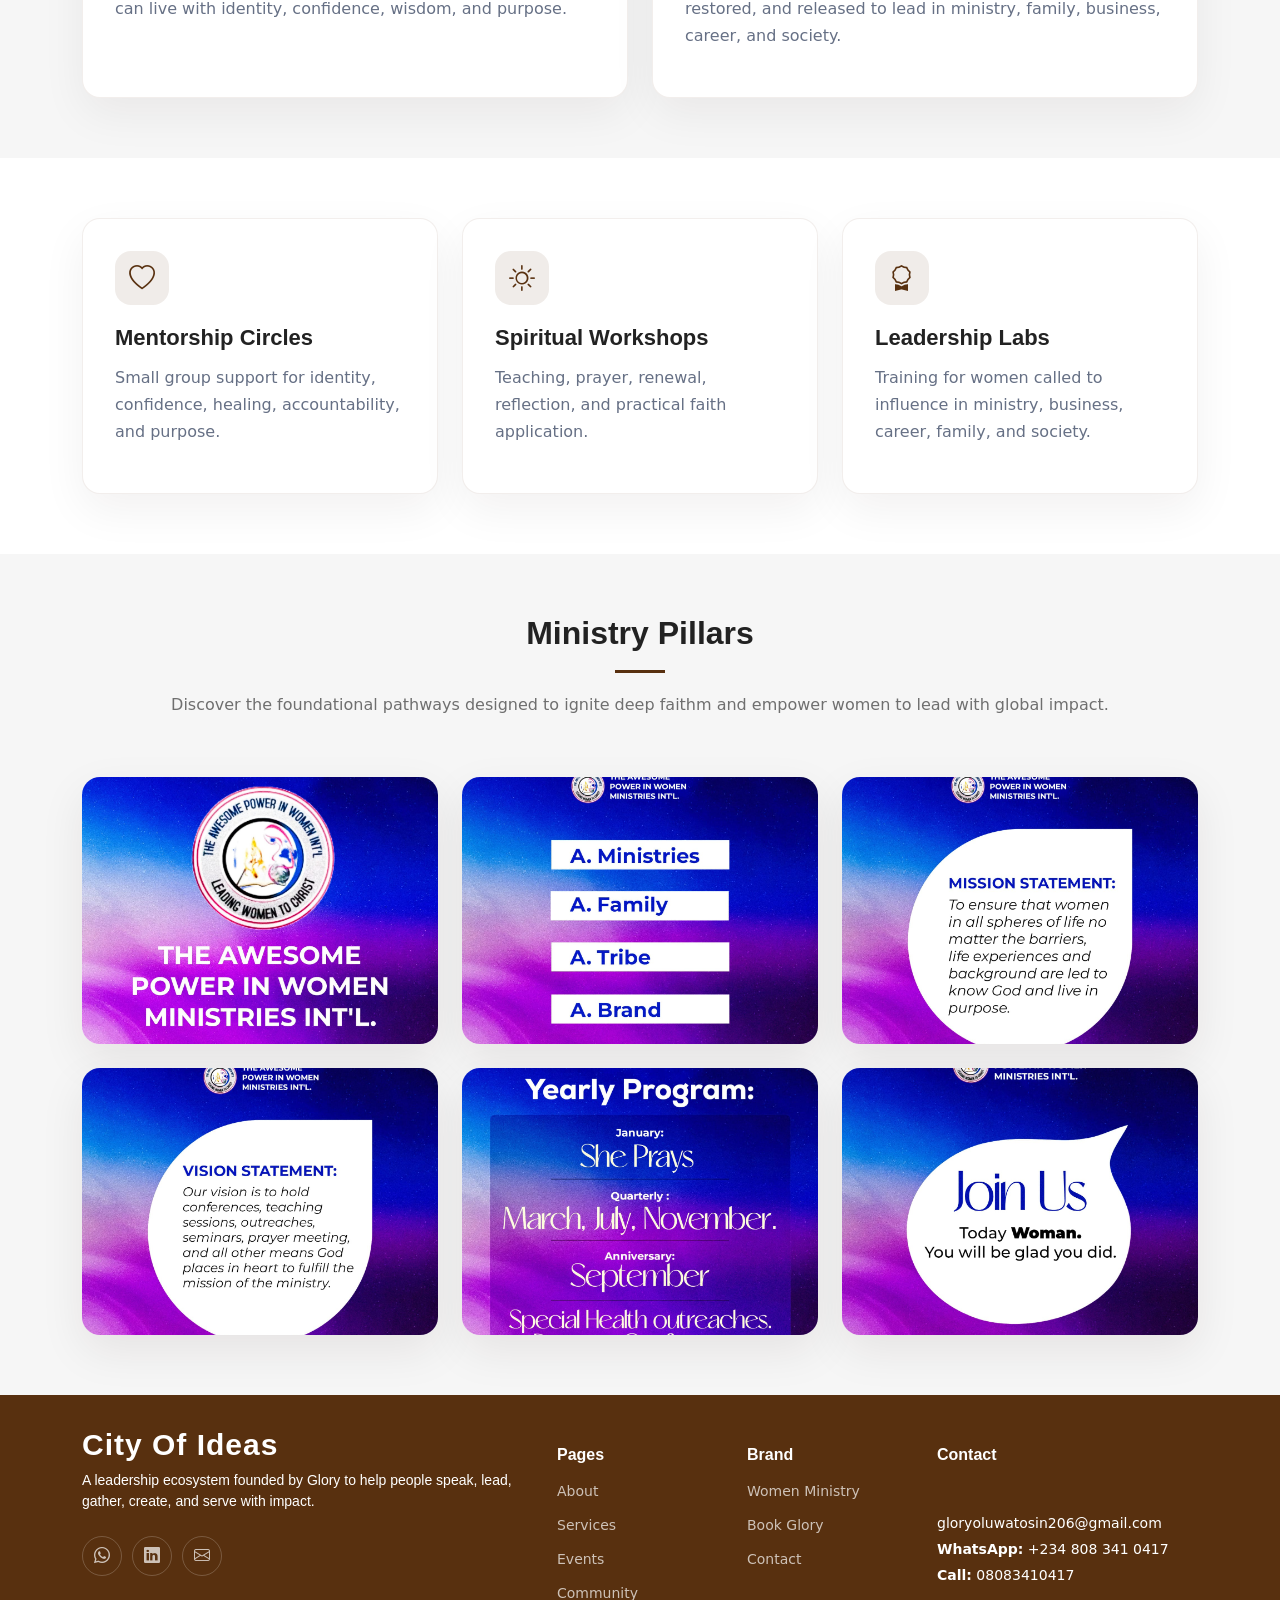
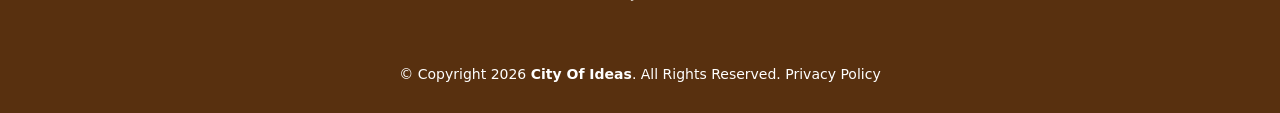
<file: ministry.html>
<!doctype html>
<html lang="en">
  <head>
    <meta charset="utf-8" />
    <meta content="width=device-width, initial-scale=1.0" name="viewport" />
    <title>The Awesome Power In Women Ministries Int'l | City of Ideas</title>
    <meta
      content="A women empowerment ministry led by Glory through faith, mentorship, leadership, and spiritual growth."
      name="description"
    />
    <link href="assets/img/favicon.png" rel="icon" />
    <link
      href="assets/vendor/bootstrap/css/bootstrap.min.css"
      rel="stylesheet"
    />
    <link
      href="assets/vendor/bootstrap-icons/bootstrap-icons.css"
      rel="stylesheet"
    />
    <link href="assets/vendor/aos/aos.css" rel="stylesheet" />
    <link
      href="assets/vendor/glightbox/css/glightbox.min.css"
      rel="stylesheet"
    />
    <link href="assets/vendor/swiper/swiper-bundle.min.css" rel="stylesheet" />
    <link href="assets/css/main.css" rel="stylesheet" />
  </head>
  <body>
    <header id="header" class="header d-flex align-items-center">
      <div
        class="container-fluid container-xl d-flex align-items-center justify-content-between"
      >
        <a href="index.html" class="logo d-flex align-items-center"
          ><h1>City Of Ideas</h1></a
        >
        <nav id="navbar" class="navbar">
          <ul>
            <li><a href="index.html">Home</a></li>
            <li><a href="about.html">About</a></li>
            <li><a href="services.html">Services</a></li>
            <li><a href="events.html">Events</a></li>
            <li><a href="community.html">Community</a></li>
            <li><a class="active" href="ministry.html">Ministry</a></li>
            <li><a href="contact.html">Contact</a></li>
            <li><a class="nav-cta" href="book.html">Book Glory</a></li>
          </ul>
        </nav>
        <i class="mobile-nav-toggle mobile-nav-show bi bi-list"></i
        ><i class="mobile-nav-toggle mobile-nav-hide d-none bi bi-x"></i>
      </div>
    </header>
    <main id="main">
      <section class="page-title">
        <div class="container">
          <span class="founder-tag">Women empowerment ministry</span>
          <h1>The Awesome Power In Women Ministries Int'l</h1>
          <p>
            A faith-driven ministry helping women discover identity, heal
            deeply, grow spiritually, and rise into leadership with grace,
            wisdom, and power.
          </p>
        </div>
      </section>
      <section>
        <div class="container" data-aos="fade-up">
          <div class="row gy-4 align-items-center">
            <div class="col-lg-6">
              <img
                src="assets/img/ministry/ministry1.jpeg"
                class="img-fluid rounded-4 shadow"
                alt="Women ministry"
              />
            </div>
            <div class="col-lg-6">
              <h2>
                Equipping women for spiritual strength and visible impact.
              </h2>
              <p>
                The ministry creates safe and powerful spaces for prayer,
                teaching, mentorship, leadership development, and honest
                conversations.
              </p>
              <p>
                It supports women as they become whole, bold, purposeful, and
                ready to serve in family, ministry, marketplace, and community
                life.
              </p>
              <div class="contact-links">
                <a
                  href="https://chat.whatsapp.com/GfHs67pcawh2vQvxOurpy3?s=cl&p=a&ilr=0"
                  class="contact-pill"
                  target="_blank"
                  rel="noopener"
                  ><i class="bi bi-whatsapp"></i>Join Ministry Community</a
                ><a
                  href="https://wa.me/2348083410417?text=Hello%20Glory%2C%20I%20want%20to%20connect%20with%20the%20women%20ministry"
                  class="contact-pill"
                  target="_blank"
                  rel="noopener"
                  ><i class="bi bi-chat-dots"></i>Message Ministry</a
                >
              </div>
            </div>
          </div>
        </div>
      </section>
      <section class="sections-bg">
        <div class="container" data-aos="fade-up">
          <div class="section-header">
            <h2>Mission and Vision</h2>
            <p>
              The Awesome Power In Women Ministries Int'l exists to raise
              spiritually grounded, healed, bold, and impactful women.
            </p>
          </div>
          <div class="row gy-4">
            <div class="col-lg-6">
              <div class="feature-card h-100">
                <i class="bi bi-bullseye"></i>
                <h3>Mission</h3>
                <p>
                  To empower women through faith, mentorship, prayer, healing
                  conversations, and leadership development so they can live
                  with identity, confidence, wisdom, and purpose.
                </p>
              </div>
            </div>
            <div class="col-lg-6">
              <div class="feature-card h-100">
                <i class="bi bi-eye"></i>
                <h3>Vision</h3>
                <p>
                  To become a global women empowerment movement where women are
                  spiritually strengthened, emotionally restored, and released
                  to lead in ministry, family, business, career, and society.
                </p>
              </div>
            </div>
          </div>
        </div>
      </section>
      <section>
        <div class="container">
          <div class="row gy-4">
            <div class="col-md-4">
              <div class="feature-card h-100">
                <i class="bi bi-heart"></i>
                <h3>Mentorship Circles</h3>
                <p>
                  Small group support for identity, confidence, healing,
                  accountability, and purpose.
                </p>
              </div>
            </div>
            <div class="col-md-4">
              <div class="feature-card h-100">
                <i class="bi bi-brightness-high"></i>
                <h3>Spiritual Workshops</h3>
                <p>
                  Teaching, prayer, renewal, reflection, and practical faith
                  application.
                </p>
              </div>
            </div>
            <div class="col-md-4">
              <div class="feature-card h-100">
                <i class="bi bi-award"></i>
                <h3>Leadership Labs</h3>
                <p>
                  Training for women called to influence in ministry, business,
                  career, family, and society.
                </p>
              </div>
            </div>
          </div>
        </div>
      </section>
      <section class="portfolio sections-bg">
        <div class="container" data-aos="fade-up">
          <div class="section-header">
            <h2>Ministry Pillars</h2>
            <p>
              Discover the foundational pathways designed to ignite deep faithm and empower women to lead with global impact.
            </p>
          </div>
          <div class="row gy-4">
            <div class="col-lg-4 col-md-6">
              <a
                href="assets/img/ministry/ministry1.jpeg"
                class="glightbox gallery-card d-block"
                data-gallery="ministry-gallery"
                ><img
                  src="assets/img/ministry/ministry1.jpeg"
                  alt="Women ministry gathering"
                /></a>
            </div>
            <div class="col-lg-4 col-md-6">
              <a
                href="assets/img/ministry/ministry5.jpeg"
                class="glightbox gallery-card d-block"
                data-gallery="ministry-gallery"
                ><img
                  src="assets/img/ministry/ministry5.jpeg"
                  alt="Women ministry session"
                /></a>
            </div>
            <div class="col-lg-4 col-md-6">
              <a
                href="assets/img/ministry/ministry2.jpeg"
                class="glightbox gallery-card d-block"
                data-gallery="ministry-gallery"
                ><img
                  src="assets/img/ministry/ministry2.jpeg"
                  alt="Women empowerment ministry"
                /></a>
            </div>
            <div class="col-lg-4 col-md-6">
              <a
                href="assets/img/ministry/ministry3.jpeg"
                class="glightbox gallery-card d-block"
                data-gallery="ministry-gallery"
                ><img
                  src="assets/img/ministry/ministry3.jpeg"
                  alt="Ministry community"
                /></a>
            </div>
            <div class="col-lg-4 col-md-6">
              <a
                href="assets/img/ministry/ministry4.jpeg"
                class="glightbox gallery-card d-block"
                data-gallery="ministry-gallery"
                ><img
                  src="assets/img/ministry/ministry4.jpeg"
                  alt="Ministry event"
                /></a>
            </div>
            <div class="col-lg-4 col-md-6">
              <a
                href="assets/img/ministry/ministry6.jpeg"
                class="glightbox gallery-card d-block"
                data-gallery="ministry-gallery"
                ><img
                  src="assets/img/ministry/ministry6.jpeg"
                  alt="Ministry gathering"
                />
                <!-- <div class="gallery-caption">
                  <h4>Gathered to Grow</h4>
                  <p>Spiritual strength and visible impact.</p>
                </div> -->
                </a>
            </div>
          </div>
        </div>
      </section>
    </main>
    <footer id="footer" class="footer">
      <div class="container">
        <div class="row gy-4">
          <div class="col-lg-5 col-md-12 footer-info">
            <a href="index.html" class="logo d-flex align-items-center"
              ><span>City Of Ideas</span></a
            >
            <p>
              A leadership ecosystem founded by Glory to help people speak,
              lead, gather, create, and serve with impact.
            </p>
            <div class="social-links d-flex mt-4">
              <a
                href="https://wa.me/2348083410417?text=Hello%20Glory%2C%20I%20would%20like%20to%20connect"
                target="_blank"
                rel="noopener"
                ><i class="bi bi-whatsapp"></i></a
              ><a
                href="https://www.linkedin.com/in/glory-agunbiade-a98b3b196?utm_source=share_via&utm_content=profile&utm_medium=member_android"
                target="_blank"
                rel="noopener"
                ><i class="bi bi-linkedin"></i></a
              ><a href="mailto:gloryoluwatosin206@gmail.com"
                ><i class="bi bi-envelope"></i
              ></a>
            </div>
          </div>
          <div class="col-lg-2 col-6 footer-links">
            <h4>Pages</h4>
            <ul>
              <li><a href="about.html">About</a></li>
              <li><a href="services.html">Services</a></li>
              <li><a href="events.html">Events</a></li>
              <li><a href="community.html">Community</a></li>
            </ul>
          </div>
          <div class="col-lg-2 col-6 footer-links">
            <h4>Brand</h4>
            <ul>
              <li><a href="ministry.html">Women Ministry</a></li>
              <li><a href="book.html">Book Glory</a></li>
              <li><a href="contact.html">Contact</a></li>
            </ul>
          </div>
          <div
            class="col-lg-3 col-md-12 footer-contact text-left text-md-start"
          >
            <h4>Contact</h4>
            <p>
              
              <strong>Email:</strong>   <a href="mailto:gloryoluwatosin206@gmail.com" class="footer a">gloryoluwatosin206@gmail.com</a></a><br /><strong
                >WhatsApp:</strong
              >       <a
                href="https://wa.me/2348083410417?text=Hello%20Glory%2C%20I%20would%20like%20to%20connect"
                target="_blank"
                rel="noopener"
                >+234 808 341 0417</a
              >
              <br /><strong>Call:</strong><a href="tel:+2348083410417"> 08083410417</a>
            </p>
          </div>
        </div>
      </div>
      <div class="container mt-4">
        <div class="copyright">
  &copy; Copyright <script>document.write(new Date ().getFullYear())</script> <strong><span>City Of Ideas</span></strong>. All Rights Reserved. Privacy Policy
     </div>
      </div>
    </footer>
    <a
      href="https://wa.me/2348083410417?text=Hello%20Glory%2C%20I%20want to book you for our event"
      class="whatsapp-float"
      target="_blank"
      rel="noopener"
      aria-label="Chat with Glory on WhatsApp"
      ><i class="bi bi-whatsapp"></i></a
    ><a
      href="#"
      class="scroll-top d-flex align-items-center justify-content-center"
      ><i class="bi bi-arrow-up-short"></i
    ></a>
    <script src="assets/vendor/bootstrap/js/bootstrap.bundle.min.js"></script>
    <script src="assets/vendor/aos/aos.js"></script>
    <script src="assets/vendor/glightbox/js/glightbox.min.js"></script>
    <script src="assets/vendor/purecounter/purecounter_vanilla.js"></script>
    <script src="assets/vendor/swiper/swiper-bundle.min.js"></script>
    <script src="assets/vendor/isotope-layout/isotope.pkgd.min.js"></script>
    <script src="assets/vendor/php-email-form/validate.js"></script>
    <script src="assets/js/main.js"></script>
  </body>
</html>
</file>
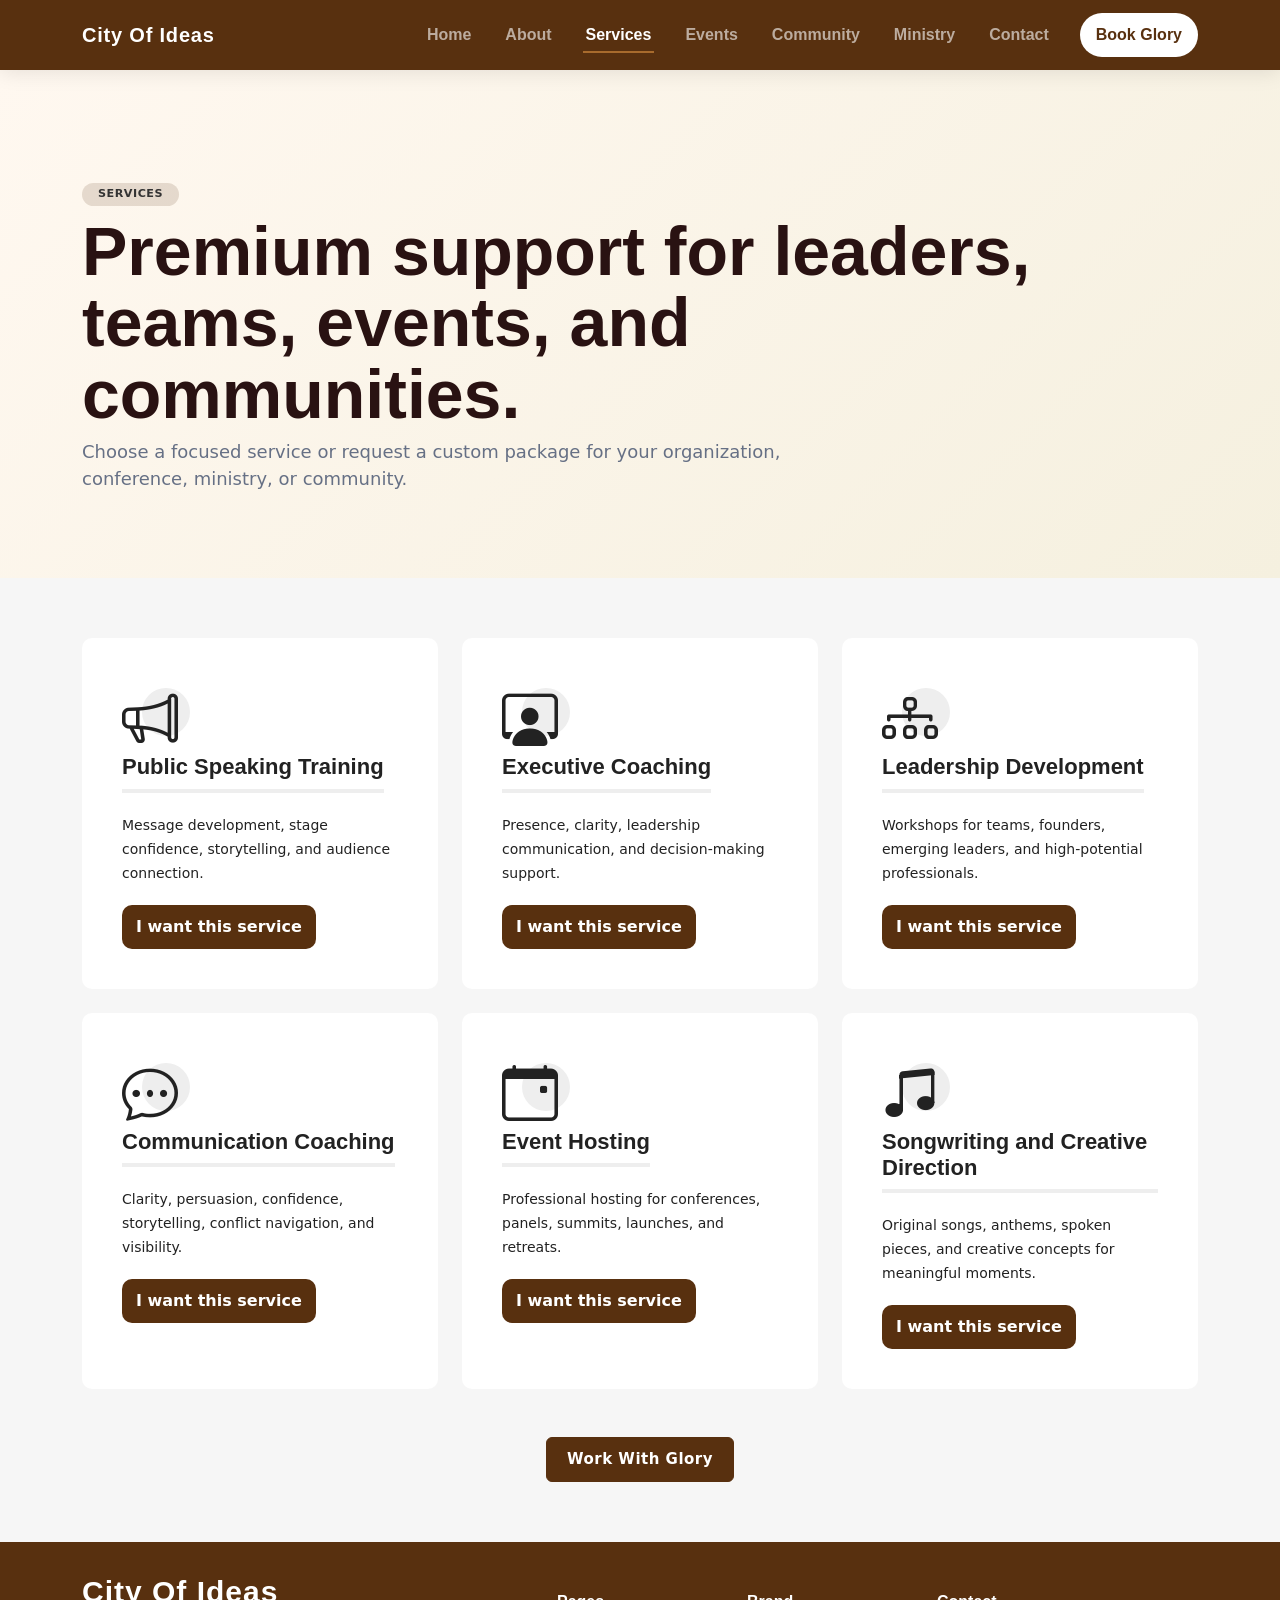
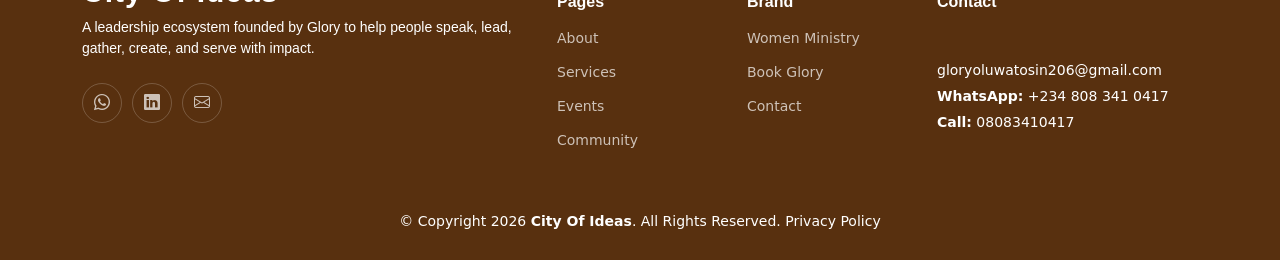
<file: services.html>
<!doctype html>
<html lang="en">
  <head>
    <meta charset="utf-8" />
    <meta content="width=device-width, initial-scale=1.0" name="viewport" />
    <title>Services | City of Ideas</title>
    <meta
      content="Public speaking, executive coaching, leadership development, event hosting, songwriting, digital marketing, and women empowerment services."
      name="description"
    />
    <link href="assets/img/favicon.png" rel="icon" />
    <link
      href="assets/vendor/bootstrap/css/bootstrap.min.css"
      rel="stylesheet"
    />
    <link
      href="assets/vendor/bootstrap-icons/bootstrap-icons.css"
      rel="stylesheet"
    />
    <link href="assets/vendor/aos/aos.css" rel="stylesheet" />
    <link
      href="assets/vendor/glightbox/css/glightbox.min.css"
      rel="stylesheet"
    />
    <link href="assets/vendor/swiper/swiper-bundle.min.css" rel="stylesheet" />
    <link href="assets/css/main.css" rel="stylesheet" />
  </head>
  <body>
    <header id="header" class="header d-flex align-items-center">
      <div
        class="container-fluid container-xl d-flex align-items-center justify-content-between"
      >
        <a href="index.html" class="logo d-flex align-items-center"
          ><h1>City Of Ideas</h1></a
        >
        <nav id="navbar" class="navbar">
          <ul>
            <li><a href="index.html">Home</a></li>
            <li><a href="about.html">About</a></li>
            <li><a class="active" href="services.html">Services</a></li>
            <li><a href="events.html">Events</a></li>
            <li><a href="community.html">Community</a></li>
            <li><a href="ministry.html">Ministry</a></li>
            <li><a href="contact.html">Contact</a></li>
            <li><a class="nav-cta" href="book.html">Book Glory</a></li>
          </ul>
        </nav>
        <i class="mobile-nav-toggle mobile-nav-show bi bi-list"></i
        ><i class="mobile-nav-toggle mobile-nav-hide d-none bi bi-x"></i>
      </div>
    </header>
    <main id="main">
      <section class="page-title">
        <div class="container">
          <span class="founder-tag">Services</span>
          <h1>Premium support for leaders, teams, events, and communities.</h1>
          <p>
            Choose a focused service or request a custom package for your
            organization, conference, ministry, or community.
          </p>
        </div>
      </section>
      <section class="services sections-bg">
        <div class="container" data-aos="fade-up">
          <div class="row gy-4">
            <div class="col-lg-4 col-md-6">
              <div class="service-item">
                <div class="icon"><i class="bi bi-megaphone"></i></div>
                <h3>Public Speaking Training</h3>
                <p>
                  Message development, stage confidence, storytelling, and
                  audience connection.
                </p>
                <a
                  class="service-action"
                  href="https://wa.me/2348083410417?text=Hello%20Glory%2C%20I%20want%20Public%20Speaking%20Training"
                  target="_blank"
                  rel="noopener"
                  >I want this service</a
                >
              </div>
            </div>
            <div class="col-lg-4 col-md-6">
              <div class="service-item">
                <div class="icon"><i class="bi bi-person-workspace"></i></div>
                <h3>Executive Coaching</h3>
                <p>
                  Presence, clarity, leadership communication, and
                  decision-making support.
                </p>
                <a
                  class="service-action"
                  href="https://wa.me/2348083410417?text=Hello%20Glory%2C%20I%20want%20Executive%20Coaching"
                  target="_blank"
                  rel="noopener"
                  >I want this service</a
                >
              </div>
            </div>
            <div class="col-lg-4 col-md-6">
              <div class="service-item">
                <div class="icon"><i class="bi bi-diagram-3"></i></div>
                <h3>Leadership Development</h3>
                <p>
                  Workshops for teams, founders, emerging leaders, and
                  high-potential professionals.
                </p>
                <a
                  class="service-action"
                  href="https://wa.me/2348083410417?text=Hello%20Glory%2C%20I%20want%20Leadership%20Development"
                  target="_blank"
                  rel="noopener"
                  >I want this service</a
                >
              </div>
            </div>
            <div class="col-lg-4 col-md-6">
              <div class="service-item">
                <div class="icon"><i class="bi bi-chat-dots"></i></div>
                <h3>Communication Coaching</h3>
                <p>
                  Clarity, persuasion, confidence, storytelling, conflict
                  navigation, and visibility.
                </p>
                <a
                  class="service-action"
                  href="https://wa.me/2348083410417?text=Hello%20Glory%2C%20I%20want%20Communication%20Coaching"
                  target="_blank"
                  rel="noopener"
                  >I want this service</a
                >
              </div>
            </div>
            <div class="col-lg-4 col-md-6">
              <div class="service-item">
                <div class="icon"><i class="bi bi-calendar-event"></i></div>
                <h3>Event Hosting</h3>
                <p>
                  Professional hosting for conferences, panels, summits,
                  launches, and retreats.
                </p>
                <a
                  class="service-action"
                  href="https://wa.me/2348083410417?text=Hello%20Glory%2C%20I%20want%20Event%20Hosting"
                  target="_blank"
                  rel="noopener"
                  ></i>I want this service</a
                >
              </div>
            </div>
            <div class="col-lg-4 col-md-6">
              <div class="service-item">
                <div class="icon"><i class="bi bi-music-note-beamed"></i></div>
                <h3>Songwriting and Creative Direction</h3>
                <p>
                  Original songs, anthems, spoken pieces, and creative concepts
                  for meaningful moments.
                </p>
                <a
                  class="service-action"
                  href="https://wa.me/2348083410417?text=Hello%20Glory%2C%20I%20want%20Songwriting%20and%20Creative%20Direction"
                  target="_blank"
                  rel="noopener"
                  >I want this service</a
                >
              </div>
            </div>
          </div>
          <div class="text-center mt-5">
            <a href="book.html" class="btn btn-contact">Work With Glory</a>
          </div>
        </div>
      </section>
    </main>
    <footer id="footer" class="footer">
      <div class="container">
        <div class="row gy-4">
          <div class="col-lg-5 col-md-12 footer-info">
            <a href="index.html" class="logo d-flex align-items-center"
              ><span>City Of Ideas</span></a
            >
            <p>
              A leadership ecosystem founded by Glory to help people speak,
              lead, gather, create, and serve with impact.
            </p>
            <div class="social-links d-flex mt-4">
              <a
                href="https://wa.me/2348083410417?text=Hello%20Glory%2C%20I%20would%20like%20to%20connect"
                target="_blank"
                rel="noopener"
                ><i class="bi bi-whatsapp"></i></a
              ><a
                href="https://www.linkedin.com/in/glory-agunbiade-a98b3b196?utm_source=share_via&utm_content=profile&utm_medium=member_android"
                target="_blank"
                rel="noopener"
                ><i class="bi bi-linkedin"></i></a
              ><a href="mailto:gloryoluwatosin206@gmail.com"
                ><i class="bi bi-envelope"></i
              ></a>
            </div>
          </div>
          <div class="col-lg-2 col-6 footer-links">
            <h4>Pages</h4>
            <ul>
              <li><a href="about.html">About</a></li>
              <li><a href="services.html">Services</a></li>
              <li><a href="events.html">Events</a></li>
              <li><a href="community.html">Community</a></li>
            </ul>
          </div>
          <div class="col-lg-2 col-6 footer-links">
            <h4>Brand</h4>
            <ul>
              <li><a href="ministry.html">Women Ministry</a></li>
              <li><a href="book.html">Book Glory</a></li>
              <li><a href="contact.html">Contact</a></li>
            </ul>
          </div>
          <div
            class="col-lg-3 col-md-12 footer-contact text-left text-md-start"
          >
            <h4>Contact</h4>
            <p>
              
              <strong>Email:</strong>   <a href="mailto:gloryoluwatosin206@gmail.com" class="footer a">gloryoluwatosin206@gmail.com</a></a><br /><strong
                >WhatsApp:</strong
              >       <a
                href="https://wa.me/2348083410417?text=Hello%20Glory%2C%20I%20would%20like%20to%20connect"
                target="_blank"
                rel="noopener"
                >+234 808 341 0417</a
              >
              <br /><strong>Call:</strong><a href="tel:+2348083410417"> 08083410417</a>
            </p>
          </div>
        </div>
      </div>
      <div class="container mt-4">
        <div class="copyright">
  &copy; Copyright <script>document.write(new Date ().getFullYear())</script> <strong><span>City Of Ideas</span></strong>. All Rights Reserved. Privacy Policy
     </div>
      </div>
    </footer>
    <a
      href="https://wa.me/2348083410417?text=Hello%20Glory%2C%20I%20want to book you for our event"
      class="whatsapp-float"
      target="_blank"
      rel="noopener"
      aria-label="Chat with Glory on WhatsApp"
      ><i class="bi bi-whatsapp"></i></a
    ><a
      href="#"
      class="scroll-top d-flex align-items-center justify-content-center"
      ><i class="bi bi-arrow-up-short"></i
    ></a>
    <script src="assets/vendor/bootstrap/js/bootstrap.bundle.min.js"></script>
    <script src="assets/vendor/aos/aos.js"></script>
    <script src="assets/vendor/glightbox/js/glightbox.min.js"></script>
    <script src="assets/vendor/purecounter/purecounter_vanilla.js"></script>
    <script src="assets/vendor/swiper/swiper-bundle.min.js"></script>
    <script src="assets/vendor/isotope-layout/isotope.pkgd.min.js"></script>
    <script src="assets/vendor/php-email-form/validate.js"></script>
    <script src="assets/js/main.js"></script>
  </body>
</html>
</file>
<file: assets/css/main.css>
:root {
  --font-default: "Open Sans", system-ui, -apple-system, "Segoe UI", Roboto, "Helvetica Neue", Arial, "Noto Sans", "Liberation Sans", sans-serif, "Apple Color Emoji", "Segoe UI Emoji", "Segoe UI Symbol", "Noto Color Emoji";
  --font-primary: "Montserrat", sans-serif;
  --font-secondary: "Poppins", sans-serif;
}

/* Colors */
:root {
  --color-default: #222222;
  --color-primary: #58300f;
  --color-secondary:#a86b2d;
}
/* Smooth scroll behavior */
:root {
  scroll-behavior: smooth;
}

/*--------------------------------------------------------------
# General
--------------------------------------------------------------*/
body {
  font-family: var(--font-default);
  color: var(--color-default);
}

a {
  color: var(--color-primary);
  text-decoration: none;
}

a:hover {
  color: #a86b2d;
  text-decoration: none;
}

h1,
h2,
h3,
h4,
h5,
h6 {
  font-family: var(--font-primary);
}

/*--------------------------------------------------------------
# Sections & Section Header
--------------------------------------------------------------*/
section {
  padding: 60px 0;
  overflow: hidden;
}

.sections-bg {
  background-color: #f6f6f6;
}

.section-header {
  text-align: center;
  padding-bottom: 60px;
}

.section-header h2 {
  font-size: 32px;
  font-weight: 600;
  margin-bottom: 20px;
  padding-bottom: 20px;
  position: relative;
}

.section-header h2:after {
  content: "";
  position: absolute;
  display: block;
  width: 50px;
  height: 3px;
  background: var(--color-primary);
  left: 0;
  right: 0;
  bottom: 0;
  margin: auto;
}

.section-header p {
  margin-bottom: 0;
  color: #6f6f6f;
}

/*--------------------------------------------------------------
# Breadcrumbs
--------------------------------------------------------------*/
.breadcrumbs .page-header {
  padding: 60px 0 60px 0;
  min-height: 20vh;
  position: relative;
  background-color: var(--color-primary);
}

.breadcrumbs .page-header h2 {
  font-size: 56px;
  font-weight: 500;
  color: #fff;
  font-family: var(--font-secondary);
}

.breadcrumbs .page-header p {
  color: rgba(255, 255, 255, 0.8);
}

.breadcrumbs nav {
  background-color: #f6f6f6;
  padding: 20px 0;
}

.breadcrumbs nav ol {
  display: flex;
  flex-wrap: wrap;
  list-style: none;
  margin: 0;
  padding: 0;
  font-size: 16px;
  font-weight: 600;
  color: var(--color-default);
}

.breadcrumbs nav ol a {
  color: var(--color-primary);
  transition: 0.3s;
}

.breadcrumbs nav ol a:hover {
  text-decoration: underline;
}

.breadcrumbs nav ol li+li {
  padding-left: 10px;
}

.breadcrumbs nav ol li+li::before {
  display: inline-block;
  padding-right: 10px;
  color: var(--color-secondary);
  content: "/";
}

/*--------------------------------------------------------------
# Scroll top button
--------------------------------------------------------------*/
.scroll-top {
  position: fixed;
  visibility: hidden;
  opacity: 0;
  right: 15px;
  bottom: -15px;
  z-index: 99999;
  background: var(--color-secondary);
  width: 44px;
  height: 44px;
  border-radius: 50px;
  transition: all 0.4s;
}

.scroll-top i {
  font-size: 24px;
  color: #fff;
  line-height: 0;
}

.scroll-top:hover {
  background: rgba(248, 90, 64, 0.8);
  color: #fff;
}

.scroll-top.active {
  visibility: visible;
  opacity: 1;
  bottom: 15px;
}

/*--------------------------------------------------------------
# Preloader
--------------------------------------------------------------*/
#preloader {
  position: fixed;
  inset: 0;
  z-index: 999999;
  overflow: hidden;
  background: #fff;
  transition: all 0.6s ease-out;
}

#preloader:before {
  content: "";
  position: fixed;
  top: calc(50% - 30px);
  left: calc(50% - 30px);
  border: 6px solid #fff;
  border-color: var(--color-primary) transparent var(--color-primary) transparent;
  border-radius: 50%;
  width: 60px;
  height: 60px;
  animation: animate-preloader 1.5s linear infinite;
}

@keyframes animate-preloader {
  0% {
    transform: rotate(0deg);
  }

  100% {
    transform: rotate(360deg);
  }
}

/*--------------------------------------------------------------
# Disable aos animation delay on mobile devices
--------------------------------------------------------------*/
@media screen and (max-width: 768px) {
  [data-aos-delay] {
    transition-delay: 0 !important;
  }
}

/*--------------------------------------------------------------
# Header
--------------------------------------------------------------*/
.topbar {
  background: #291212;
  height: 40px;
  font-size: 14px;
  transition: all 0.5s;
  color: #fff;
  padding: 0;
}

.topbar .contact-info i {
  font-style: normal;
  color: #fff;
  line-height: 0;
}

.topbar .contact-info i a,
.topbar .contact-info i span {
  padding-left: 5px;
  color: #fff;
}

@media (max-width: 575px) {

  .topbar .contact-info i a,
  .topbar .contact-info i span {
    font-size: 13px;
  }
}

.topbar .contact-info i a {
  line-height: 0;
  transition: 0.3s;
}

.topbar .contact-info i a:hover {
  color: #fff;
  text-decoration: underline;
}

.topbar .social-links a {
  color: rgba(255, 255, 255, 0.7);
  line-height: 0;
  transition: 0.3s;
  margin-left: 20px;
}

.topbar .social-links a:hover {
  color: #fff;
}

.header {
  transition: all 0.5s;
  z-index: 997;
  height: 90px;
  background-color: var(--color-primary);
}

.header.sticked {
  position: fixed;
  top: 0;
  right: 0;
  left: 0;
  height: 70px;
  box-shadow: 0px 2px 20px rgba(0, 0, 0, 0.1);
}

.header .logo img {
  max-height: 40px;
  margin-right: 6px;
}

.header .logo h1 {
  font-size: 20px;
  margin: 0;
  font-weight: 600;
  letter-spacing: 0.8px;
  color: #fff;
  font-family: var(--font-primary);
}

.header .logo h1 span {
  color: #f96f59;
}

.sticked-header-offset {
  margin-top: 70px;
}

section {
  scroll-margin-top: 70px;
}

/*--------------------------------------------------------------
# Desktop Navigation
--------------------------------------------------------------*/
@media (min-width: 1280px) {
  .navbar {
    padding: 0;
  }

  .navbar ul {
    margin: 0;
    padding: 0;
    display: flex;
    list-style: none;
    align-items: center;
  }

  .navbar li {
    position: relative;
  }

  .navbar>ul>li {
    white-space: nowrap;
    padding: 10px 0 10px 28px;
  }

  .navbar a,
  .navbar a:focus {
    display: flex;
    align-items: center;
    justify-content: space-between;
    padding: 0 3px;
    font-family: var(--font-secondary);
    font-size: 16px;
    font-weight: 600;
    color: rgba(255, 255, 255, 0.6);
    white-space: nowrap;
    transition: 0.3s;
    position: relative;
  }

  .navbar a i,
  .navbar a:focus i {
    font-size: 12px;
    line-height: 0;
    margin-left: 5px;
  }

  .navbar>ul>li>a:before {
    content: "";
    position: absolute;
    width: 100%;
    height: 2px;
    bottom: -6px;
    left: 0;
    background-color: var(--color-secondary);
    visibility: hidden;
    width: 0px;
    transition: all 0.3s ease-in-out 0s;
  }

  .navbar a:hover:before,
  .navbar li:hover>a:before,
  .navbar .active:before {
    visibility: visible;
    width: 100%;
  }

  .navbar a:hover,
  .navbar .active,
  .navbar .active:focus,
  .navbar li:hover>a {
    color: #fff;
  }

  .navbar .dropdown ul {
    display: block;
    position: absolute;
    left: 28px;
    top: calc(100% + 30px);
    margin: 0;
    padding: 10px 0;
    z-index: 99;
    opacity: 0;
    visibility: hidden;
    background: #fff;
    box-shadow: 0px 0px 30px rgba(127, 137, 161, 0.25);
    transition: 0.3s;
    border-radius: 4px;
  }

  .navbar .dropdown ul li {
    min-width: 200px;
  }

  .navbar .dropdown ul a {
    padding: 10px 20px;
    font-size: 15px;
    text-transform: none;
    font-weight: 600;
    color: #291212;
  }

  .navbar .dropdown ul a i {
    font-size: 12px;
  }

  .navbar .dropdown ul a:hover,
  .navbar .dropdown ul .active:hover,
  .navbar .dropdown ul li:hover>a {
    color: var(--color-secondary);
  }

  .navbar .dropdown:hover>ul {
    opacity: 1;
    top: 100%;
    visibility: visible;
  }

  .navbar .dropdown .dropdown ul {
    top: 0;
    left: calc(100% - 30px);
    visibility: hidden;
  }

  .navbar .dropdown .dropdown:hover>ul {
    opacity: 1;
    top: 0;
    left: 100%;
    visibility: visible;
  }
}

@media (min-width: 1280px) and (max-width: 1366px) {
  .navbar .dropdown .dropdown ul {
    left: -90%;
  }

  .navbar .dropdown .dropdown:hover>ul {
    left: -100%;
  }
}

@media (min-width: 1280px) {

  .mobile-nav-show,
  .mobile-nav-hide {
    display: none;
  }
}

/*--------------------------------------------------------------
# Mobile Navigation
--------------------------------------------------------------*/
@media (max-width: 1279px) {
  .navbar {
    position: fixed;
    top: 0;
    right: -100%;
    width: 100%;
    max-width: 400px;
    bottom: 0;
    transition: 0.3s;
    z-index: 9997;
  }

  .navbar ul {
    position: absolute;
    inset: 0;
    padding: 50px 0 10px 0;
    margin: 0;
    background: #58300f;
    overflow-y: auto;
    transition: 0.3s;
    z-index: 9998;
  }

  .navbar a,
  .navbar a:focus {
    display: flex;
    align-items: center;
    justify-content: space-between;
    padding: 10px 20px;
    font-family: var(--font-primary);
    font-size: 15px;
    font-weight: 600;
    color: rgba(255, 255, 255, 0.7);
    white-space: nowrap;
    transition: 0.3s;
  }

  .navbar a i,
  .navbar a:focus i {
    font-size: 12px;
    line-height: 0;
    margin-left: 5px;
  }

  .navbar a:hover,
  .navbar .active,
  .navbar .active:focus,
  .navbar li:hover>a {
    color: #fff;
  }

  .navbar .getstarted,
  .navbar .getstarted:focus {
    background: var(--color-primary);
    padding: 8px 20px;
    border-radius: 4px;
    margin: 15px;
    color: #fff;
  }

  .navbar .getstarted:hover,
  .navbar .getstarted:focus:hover {
    color: #fff;
    background: #291212;
  }

  .navbar .dropdown ul,
  .navbar .dropdown .dropdown ul {
    position: static;
    display: none;
    padding: 10px 0;
    margin: 10px 20px;
    transition: all 0.5s ease-in-out;
    background-color: #291212;
    border: 1px solid #291212;
  }

  .navbar .dropdown>.dropdown-active,
  .navbar .dropdown .dropdown>.dropdown-active {
    display: block;
  }

  .mobile-nav-show {
    color: rgba(255, 255, 255, 0.6);
    font-size: 28px;
    cursor: pointer;
    line-height: 0;
    transition: 0.5s;
    z-index: 9999;
    margin-right: 10px;
  }

  .mobile-nav-hide {
    color: #fff;
    font-size: 32px;
    cursor: pointer;
    line-height: 0;
    transition: 0.5s;
    position: fixed;
    right: 20px;
    top: 20px;
    z-index: 9999;
  }

  .mobile-nav-active {
    overflow: hidden;
  }

  .mobile-nav-active .navbar {
    right: 0;
  }

  .mobile-nav-active .navbar:before {
    content: "";
    position: fixed;
    inset: 0;
    background: #58300fa9;
    z-index: 9996;
  }
}

/*--------------------------------------------------------------
# Hero Section
--------------------------------------------------------------*/
.hero {
  width: 100%;
  position: relative;
  background: #fff;
  padding: 60px 0 0 0;
}

@media (min-width: 1365px) {
  .hero {
    background-attachment: fixed;
  }
}
.tagline {
  font-size: clamp(13px, 2.5vw, 15px);
  color:#291212;
  line-height: 1.6;
  font-weight: 500;
  display: inline-flex;
  align-items: center;
  gap: 8px;
  justify-content: left;
  margin-bottom: 7px;
}
.tagline::before {
  content: "";
  width: 8px;
  height: 8px;
  background: #291212;
  border-radius: 50%;
  opacity: 0.7;

  animation: pulse 2s infinite;
}
@keyframes pulse {
  0% {
    transform: scale(1);
    opacity: 0.7;
  }
  50% {
    transform: scale(1.6);
    opacity: 0.2;
  }
  100% {
    transform: scale(1);
    opacity: 0.7;
  }
}
@media (max-width: 768px) {
  .tagline {
    font-size: 13px;
    gap: 6px;
    justify-content: center;
  }

  .tagline::before {
    width: 6px;
    height: 6px;
    animation: pulse 2.5s ease-in-out infinite;
  }
  .hero {
  text-align: center;
}
}

.hero h2 {
  font-size: 48px;
  font-weight: 700;
  margin-bottom: 20px;
  color: #291212;
}

.hero p {
  color: rgba(41, 18, 18, 0.6);
  font-weight: 400;
  font-size: 15px;
  margin-bottom: 30px;
}
/* =========================
   HERO BUTTON SYSTEM
========================= */

.hero .btn {
  font-family: var(--font-primary);
  font-weight: 600;
  font-size: 15px;
  letter-spacing: 0.8px;
  display: inline-flex;
  align-items: center;
  justify-content: center;

  padding: 10px 32px;
  border-radius: 50px;
  text-decoration: none;
  border: none;
}

/* =========================
   PRIMARY BUTTON
========================= */

.hero .btn-primary {
  background: var(--color-primary);
  color: #fff;
  border-radius: 10px;
}

.hero .btn-primary:hover {
  background: transparent;
  color: var(--color-primary);
  border: 2px solid var(--color-primary);
}

/* =========================
   SECONDARY BUTTON
========================= */

.hero .btn-secondary {
  background: transparent;
  color: var(--color-default);
  border: 2px solid rgba(88, 48, 15, 0.25);
  margin-left: 20px;
}

.hero .btn-secondary:hover {
  border-color: var(--color-primary);
  color: var(--color-primary);
}

/* =========================
   ICON INSIDE BUTTON
========================= */

.hero .btn i {
  font-size: 20px;
  margin-right: 8px;
}

.hero .btn-secondary:hover i {
  color: var(--color-primary);
}

/* =========================
   RESPONSIVE
========================= */

@media (max-width: 640px) {
  .hero .btn {
    font-size: 12px;
    padding: 4px 20px;
  }

  .hero .btn-secondary {
    margin-left: 10px;
  }
  
.hero h2 {
  font-size: 32px;
}

.section-title h2{
    font-size:2rem;
    margin:15px 0;
    font-weight:800;
}

}
/* about */
.about-section{
    padding:100px 0;
    background:#f8fafc;
    margin-top: 50px;
}

.section-title{
    text-align:center;
    max-width:800px;
    margin:auto;
}

.section-title span{
    color:#58300f;
    font-weight:700;
    letter-spacing:2px;
    font-size:14px;
}

.section-title h2{
    font-size:2rem;
    margin:15px 0;
    font-weight:800;
}

.section-title p{
    color:#64748b;
    line-height:1.8;
}

.about-grid{
    display:grid;
    grid-template-columns:repeat(auto-fit,minmax(280px,1fr));
    gap:25px;
    margin-top:60px;
}

.about-card{
    background:#fff;
    padding:40px 30px;
    border-radius:20px;
    text-align:center;
    transition:.3s;
    box-shadow:0 10px 30px rgba(0,0,0,.05);
}

.about-card:hover{
    transform:translateY(-10px);
}

.about-card i{
    font-size:3rem;
    color:#58300f;
}

.about-card h3{
    margin:20px 0 10px;
    font-weight:700;
}

.about-card p{
    color:#64748b;
}

.mission-vision {
  display: grid;
  grid-template-columns: repeat(2, 1fr);
  gap: 25px;
  margin-top: 60px;
}

/* Shared box style */
.info-box {
  padding: 45px;
  border-radius: 25px;
  color: white;
  text-align: center;
  transition: 0.3s ease;
  box-shadow: 0 15px 40px rgba(0, 0, 0, 0.15);
}

/* Mission */
.mission-box {
  background:linear-gradient(135deg, #2f1a08, #6b3d12);
}

/* Vision */
.vision-box {
  background:#333;
}

/* Hover effect */
.info-box:hover {
  transform: translateY(-5px);
}

/* Text */
.info-box h3 {
  font-size: 2rem;
  margin-bottom: 15px;
  letter-spacing: 1px;
}

.info-box p {
  font-size: 16px;
  line-height: 1.7;
  opacity: 0.95;
}
@media (max-width: 768px) {
  .mission-vision {
    grid-template-columns: 1fr;
  }

  .info-box {
    padding: 30px;
  }
}
.founder-section{
    padding:100px 0;
    background:#fff;
}

.founder-wrapper{
    display:grid;
    grid-template-columns:450px 1fr;
    gap:60px;
    align-items:center;
}

.founder-image img{
    width:100%;
    border-radius:25px;
    display:block;
    object-fit:cover;
    box-shadow:0 20px 60px rgba(0,0,0,.08);
}

.founder-tag{
  display: inline-block;
  background: color-mix(in srgb, var(--color-primary), transparent 85%);
  color: #333;
  padding: 0.2rem 1rem;
  border-radius: 50px;
  font-size: 0.7rem;
  font-weight: 600;
  text-transform: uppercase;
  letter-spacing: 0.5px;
  margin-bottom: 10px;
}

.founder-content h2{
    font-size:2rem;
    font-weight:800;
    margin-bottom:10px;
}

.founder-content h4{
    color:#47250e;
    margin-bottom:25px;
}

.founder-content p{
    color:#555;
    line-height:1.4;
    margin-bottom:20px;
    font-family: system-ui, -apple-system, BlinkMacSystemFont, 'Segoe UI', Roboto, Oxygen, Ubuntu, Cantarell, 'Open Sans', 'Helvetica Neue', sans-serif;
}
.about-tag {
  margin-top: -15px;
  font-size: 1rem;
  font-style: italic;
      color:#47250e;
}
.founder-stats{
    display:flex;
    gap:50px;
    margin-top:35px;
}

.founder-stats h3{
    color:var(--color-primary);
    font-size:2rem;
    font-weight:800;
    margin-bottom:5px;
}

.founder-stats span{
    color:#64748b;
}

@media(max-width:992px){

    .founder-wrapper{
        grid-template-columns:1fr;
        text-align:left;
        gap:40px;
    }

    .founder-image{
        max-width:400px;
        margin:auto;
    }

    .founder-stats{
        justify-content:center;
        flex-wrap:wrap;
        gap:30px;
    }

    .founder-content h2{
        font-size:2.3rem;
    }
}
.btn-contact {
  display: inline-block;
  padding: 10px 20px;
  font-size: 15px;
  font-weight: 600;
  letter-spacing: 0.5px;
  text-decoration: none;
  background: var(--color-primary);
  color: #fff;
  border-color: var(--color-primary);
}
.btn-contact:hover {
  border: 2px solid var(--color-primary);
}

/*--------------------------------------------------------------
# Our Services Section
--------------------------------------------------------------*/
.services {
  padding: 60px 0;
}

.services .service-item {
  padding: 40px;
  background: #fff;
  height: 100%;
  border-radius: 10px;
}

.services .service-item .icon {
  width: 48px;
  height: 48px;
  position: relative;
  margin-bottom: 50px;
}

.services .service-item .icon i {
  color: var(--color-default);
  font-size: 56px;
  transition: ease-in-out 0.3s;
  z-index: 2;
  position: relative;
}

.services .service-item .icon:before {
  position: absolute;
  content: "";
  height: 100%;
  width: 100%;
  background: #eeeeee;
  border-radius: 50px;
  z-index: 1;
  top: 10px;
  right: -20px;
  transition: 0.3s;
}

.services .service-item h3 {
  color: var(--color-default);
  font-weight: 700;
  margin: 0 0 20px 0;
  padding-bottom: 8px;
  font-size: 22px;
  position: relative;
  display: inline-block;
  border-bottom: 4px solid #eeeeee;
  transition: 0.3s;
}

.services .service-item p {
  line-height: 24px;
  font-size: 14px;
  margin-bottom: 0;
}

.services .service-item .readmore {
  margin-top: 15px;
  display: inline-block;
  color: var(--color-primary);
}

.services .service-item:hover .icon:before {
  background: rgba(202, 162, 90, 0.25);
}

.services .service-item:hover h3 {
  border-color: var(--color-primary);
}

/*--------------------------------------------------------------
# Testimonials Section
--------------------------------------------------------------*/
.testimonials .testimonial-wrap {
  padding-left: 10px;
}

.testimonials .testimonial-item {
  box-sizing: content-box;
  padding: 30px;
  margin: 30px 10px;
  box-shadow: 0px 0 15px rgba(0, 0, 0, 0.1);
  position: relative;
  background: #fff;
  border-radius: 10px;
}

.testimonials .testimonial-item .testimonial-img {
  width: 90px;
  border-radius: 50px;
  margin-right: 15px;
}

.testimonials .testimonial-item h3 {
  font-size: 18px;
  font-weight: bold;
  margin: 10px 0 5px 0;
  color: #000;
}

.testimonials .testimonial-item h4 {
  font-size: 14px;
  color: #999;
  margin: 0;
}

.testimonials .testimonial-item .stars {
  margin: 10px 0;
}

.testimonials .testimonial-item .stars i {
  color: #ffc107;
  margin: 0 1px;
}

.testimonials .testimonial-item .quote-icon-left,
.testimonials .testimonial-item .quote-icon-right {
  color: var(--color-secondary);
  font-size: 26px;
  line-height: 0;
}

.testimonials .testimonial-item .quote-icon-left {
  display: inline-block;
  left: -5px;
  position: relative;
}

.testimonials .testimonial-item .quote-icon-right {
  display: inline-block;
  right: -5px;
  position: relative;
  top: 10px;
  transform: scale(-1, -1);
}

.testimonials .testimonial-item p {
  font-style: italic;
  margin: 15px auto 15px auto;
}

.testimonials .swiper-pagination {
  margin-top: 20px;
  position: relative;
}

.testimonials .swiper-pagination .swiper-pagination-bullet {
  width: 12px;
  height: 12px;
  background-color: rgba(0, 0, 0, 0.2);
  opacity: 1;
}

.testimonials .swiper-pagination .swiper-pagination-bullet-active {
  background-color: var(--color-primary);
}

@media (max-width: 767px) {
  .testimonials .testimonial-wrap {
    padding-left: 0;
  }

  .testimonials .testimonial-item {
    padding: 30px;
    margin: 15px;
  }

  .testimonials .testimonial-item .testimonial-img {
    position: static;
    left: auto;
  }
}

/*--------------------------------------------------------------
# Portfolio Section
--------------------------------------------------------------*/
.portfolio .portfolio-flters {
  padding: 0 0 20px 0;
  margin: 0 auto;
  list-style: none;
  text-align: center;
}

.portfolio .portfolio-flters li {
  cursor: pointer;
  display: inline-block;
  padding: 0;
  font-size: 18px;
  font-weight: 500;
  margin: 0 10px;
  line-height: 1;
  transition: all 0.3s ease-in-out;
}

.portfolio .portfolio-flters li:hover,
.portfolio .portfolio-flters li.filter-active {
  color: var(--color-primary);
}

.portfolio .portfolio-flters li:first-child {
  margin-left: 0;
}

.portfolio .portfolio-flters li:last-child {
  margin-right: 0;
}

@media (max-width: 575px) {
  .portfolio .portfolio-flters li {
    font-size: 14px;
    margin: 0 5px;
  }
}

.portfolio .portfolio-wrap {
  box-shadow: 0px 10px 30px rgba(0, 0, 0, 0.1);
  border-radius: 10px;
  height: 100%;
  overflow: hidden;
}

.portfolio .portfolio-wrap img {
  transition: 0.3s;
  position: relative;
  z-index: 1;
}

.portfolio .portfolio-wrap .portfolio-info {
  padding: 25px 20px;
  background-color: #fff;
  position: relative;
  border-top: 1px solid #f3f3f3;
  z-index: 2;
}

.portfolio .portfolio-wrap .portfolio-info h4 {
  font-size: 18px;
  font-weight: 600;
  padding-right: 50px;
}

.portfolio .portfolio-wrap .portfolio-info h4 a {
  color: var(--color-default);
  transition: 0.3s;
}

.portfolio .portfolio-wrap .portfolio-info h4 a:hover {
  color: var(--color-primary);
}

.portfolio .portfolio-wrap .portfolio-info p {
  color: #6c757d;
  font-size: 14px;
  margin-bottom: 0;
  padding-right: 50px;
}

.portfolio .portfolio-wrap:hover img {
  transform: scale(1.1);
}

/*--------------------------------------------------------------
# Portfolio Details Section
--------------------------------------------------------------*/
.portfolio-details .portfolio-details-slider img {
  width: 100%;
}

.portfolio-details .portfolio-details-slider .swiper-pagination .swiper-pagination-bullet {
  width: 12px;
  height: 12px;
  background-color: rgba(255, 255, 255, 0.7);
  opacity: 1;
}

.portfolio-details .portfolio-details-slider .swiper-pagination .swiper-pagination-bullet-active {
  background-color: var(--color-primary);
}

.portfolio-details .swiper-button-prev,
.portfolio-details .swiper-button-next {
  width: 48px;
  height: 48px;
}

.portfolio-details .swiper-button-prev:after,
.portfolio-details .swiper-button-next:after {
  color: rgba(255, 255, 255, 0.8);
  background-color: rgba(0, 0, 0, 0.2);
  font-size: 24px;
  border-radius: 50%;
  width: 48px;
  height: 48px;
  display: flex;
  align-items: center;
  justify-content: center;
  transition: 0.3s;
}

.portfolio-details .swiper-button-prev:hover:after,
.portfolio-details .swiper-button-next:hover:after {
  background-color: rgba(0, 0, 0, 0.6);
}

@media (max-width: 575px) {

  .portfolio-details .swiper-button-prev,
  .portfolio-details .swiper-button-next {
    display: none;
  }
}

.portfolio-details .portfolio-info h3 {
  font-size: 22px;
  font-weight: 700;
  margin-bottom: 20px;
  padding-bottom: 20px;
  position: relative;
}

.portfolio-details .portfolio-info h3:after {
  content: "";
  position: absolute;
  display: block;
  width: 50px;
  height: 3px;
  background: var(--color-primary);
  left: 0;
  bottom: 0;
}

.portfolio-details .portfolio-info ul {
  list-style: none;
  padding: 0;
  font-size: 15px;
}

.portfolio-details .portfolio-info ul li {
  display: flex;
  flex-direction: column;
  padding-bottom: 15px;
  font-size: 16px;
}

.portfolio-details .portfolio-info ul strong {
  text-transform: uppercase;
  font-weight: 400;
  color: #9c9c9c;
  font-size: 12px;
}

.portfolio-details .portfolio-info .btn-visit {
  padding: 8px 40px;
  background: var(--color-primary);
  color: #fff;
  border-radius: 50px;
  transition: 0.3s;
}

.portfolio-details .portfolio-info .btn-visit:hover {
  background: var(--color-secondary);
}

.portfolio-details .portfolio-description h2 {
  font-size: 26px;
  font-weight: 700;
  margin-bottom: 20px;
}

.portfolio-details .portfolio-description p {
  padding: 0;
}

.portfolio-details .portfolio-description .testimonial-item {
  padding: 30px 30px 0 30px;
  position: relative;
  background: white;
  height: 100%;
  margin-bottom: 50px;
}

.portfolio-details .portfolio-description .testimonial-item .testimonial-img {
  width: 90px;
  border-radius: 50px;
  border: 6px solid #fff;
  float: left;
  margin: 0 10px 0 0;
}

.portfolio-details .portfolio-description .testimonial-item h3 {
  font-size: 18px;
  font-weight: bold;
  margin: 15px 0 5px 0;
  padding-top: 20px;
}

.portfolio-details .portfolio-description .testimonial-item h4 {
  font-size: 14px;
  color: #6c757d;
  margin: 0;
}

.portfolio-details .portfolio-description .testimonial-item .quote-icon-left,
.portfolio-details .portfolio-description .testimonial-item .quote-icon-right {
  color: var(--color-secondary);
  font-size: 26px;
  line-height: 0;
}

.portfolio-details .portfolio-description .testimonial-item .quote-icon-left {
  display: inline-block;
  left: -5px;
  position: relative;
}

.portfolio-details .portfolio-description .testimonial-item .quote-icon-right {
  display: inline-block;
  right: -5px;
  position: relative;
  top: 10px;
  transform: scale(-1, -1);
}

.portfolio-details .portfolio-description .testimonial-item p {
  font-style: italic;
  margin: 0 0 15px 0 0 0;
  padding: 0;
}

/*--------------------------------------------------------------
# Frequently Asked Questions Section
--------------------------------------------------------------*/
.faq .content h3 {
  font-weight: 400;
  font-size: 34px;
}

.faq .content h4 {
  font-size: 20px;
  font-weight: 700;
  margin-top: 5px;
}

.faq .content p {
  font-size: 15px;
  color: #6c757d;
}

.faq .accordion-item {
  border: 0;
  margin-bottom: 20px;
  box-shadow: 0px 5px 25px 0px rgba(0, 0, 0, 0.06);
  border-radius: 10px;
}

.faq .accordion-item:last-child {
  margin-bottom: 0;
}

.faq .accordion-collapse {
  border: 0;
}

.faq .accordion-button {
  padding: 20px 50px 20px 20px;
  font-weight: 600;
  border: 0;
  font-size: 18px;
  line-height: 24px;
  color: var(--color-default);
  text-align: left;
  background: #fff;
  box-shadow: none;
  border-radius: 10px;
}

.faq .accordion-button .num {
  padding-right: 10px;
  font-size: 20px;
  line-height: 0;
  color: var(--color-primary);
}

.faq .accordion-button:not(.collapsed) {
  color: var(--color-primary);
  border-bottom: 0;
  box-shadow: none;
}

.faq .accordion-button:after {
  position: absolute;
  right: 20px;
  top: 20px;
}

.faq .accordion-body {
  padding: 0 40px 30px 45px;
  border: 0;
  border-radius: 10px;
  background: #fff;
  box-shadow: none;
}

/*--------------------------------------------------------------
# Recent Blog Posts Section
--------------------------------------------------------------*/
.recent-posts article {
  box-shadow: 0 4px 16px rgba(0, 0, 0, 0.1);
  background-color: #fff;
  padding: 30px;
  height: 100%;
  border-radius: 10px;
  overflow: hidden;
}

.recent-posts .post-img {
  max-height: 240px;
  margin: -30px -30px 15px -30px;
  overflow: hidden;
}

.recent-posts .post-category {
  font-size: 16px;
  color: #6f6f6f;
  margin-bottom: 10px;
}

.recent-posts .title {
  font-size: 22px;
  font-weight: 700;
  padding: 0;
  margin: 0 0 20px 0;
}

.recent-posts .title a {
  color: var(--color-default);
  transition: 0.3s;
}

.recent-posts .title a:hover {
  color: var(--color-primary);
}

.recent-posts .post-author-img {
  width: 50px;
  border-radius: 50%;
  margin-right: 15px;
}

.recent-posts .post-author {
  font-weight: 600;
  margin-bottom: 5px;
}

.recent-posts .post-date {
  font-size: 14px;
  color: #3c3c3c;
  margin-bottom: 0;
}

/*--------------------------------------------------------------
# Contact Section
--------------------------------------------------------------*/
.contact .info-container {
  background-color: var(--color-primary);
  height: 100%;
  padding: 20px;
  border-radius: 10px 0 0 10px;
  box-shadow: 0px 2px 25px rgba(0, 0, 0, 0.1);
}

.contact .info-item {
  width: 100%;
  background-color: #6b3d12;
  margin-bottom: 20px;
  padding: 20px;
  border-radius: 10px;
  color: #fff;
}

.contact .info-item:last-child {
  margin-bottom: 0;
}

.contact .info-item i {
  font-size: 20px;
  color: #fff;
  float: left;
  width: 44px;
  height: 44px;
  background-color: rgba(255, 255, 255, 0.2);
  display: flex;
  justify-content: center;
  align-items: center;
  border-radius: 50px;
  transition: all 0.3s ease-in-out;
  margin-right: 15px;
}

.contact .info-item h4 {
  padding: 0;
  font-size: 20px;
  font-weight: 600;
  margin-bottom: 5px;
}

.contact .info-item p {
  padding: 0;
  margin-bottom: 0;
  font-size: 14px;
}

.contact .info-item:hover i {
  background: #fff;
  color: var(--color-primary);
}

.contact .php-email-form {
  width: 100%;
  height: 100%;
  background: #fff;
  box-shadow: 0px 2px 25px rgba(0, 0, 0, 0.1);
  padding: 30px;
  border-radius: 0 10px 10px 0;
}

.contact .php-email-form .form-group {
  padding-bottom: 8px;
}

.contact .php-email-form .error-message {
  display: none;
  color: #fff;
  background: #df1529;
  text-align: left;
  padding: 15px;
  font-weight: 600;
}

.contact .php-email-form .error-message br+br {
  margin-top: 25px;
}

.contact .php-email-form .sent-message {
  display: none;
  color: #fff;
  background: #6b3d12;
  text-align: center;
  padding: 15px;
  font-weight: 600;
}

.contact .php-email-form .loading {
  display: none;
  background: #fff;
  text-align: center;
  padding: 15px;
}

.contact .php-email-form .loading:before {
  content: "";
  display: inline-block;
  border-radius: 50%;
  width: 24px;
  height: 24px;
  margin: 0 10px -6px 0;
  border: 3px solid #a86b2d;
  border-top-color: #fff;
  animation: animate-loading 1s linear infinite;
}

.contact .php-email-form input,
.contact .php-email-form textarea {
  border-radius: 0;
  box-shadow: none;
  font-size: 14px;
}

.contact .php-email-form input[type=text],
.contact .php-email-form input[type=email],
.contact .php-email-form textarea {
  padding: 12px 15px;
}

.contact .php-email-form input[type=text]:focus,
.contact .php-email-form input[type=email]:focus,
.contact .php-email-form textarea:focus {
  border-color: var(--color-primary);
}

.contact .php-email-form textarea {
  padding: 10px 12px;
}

.contact .php-email-form button[type=submit] {
  background: var(--color-primary);
  border: 0;
  padding: 14px 45px;
  color: #fff;
  transition: 0.4s;
  border-radius: 50px;
}

.contact .php-email-form button[type=submit]:hover {
  background: #a86b2d;
}

@keyframes animate-loading {
  0% {
    transform: rotate(0deg);
  }

  100% {
    transform: rotate(360deg);
  }
}

/*--------------------------------------------------------------
# Blog
--------------------------------------------------------------*/
.blog .blog-pagination {
  margin-top: 30px;
  color: #555555;
}

.blog .blog-pagination ul {
  display: flex;
  padding: 0;
  margin: 0;
  list-style: none;
}

.blog .blog-pagination li {
  margin: 0 5px;
  transition: 0.3s;
  border-radius: 10px;
}

.blog .blog-pagination li a {
  color: var(--color-default);
  padding: 7px 16px;
  display: flex;
  align-items: center;
  justify-content: center;
}

.blog .blog-pagination li.active,
.blog .blog-pagination li:hover {
  background: var(--color-primary);
  color: #fff;
}

.blog .blog-pagination li.active a,
.blog .blog-pagination li:hover a {
  color: var(--color-white);
}

/*--------------------------------------------------------------
# Blog Posts List
--------------------------------------------------------------*/
.blog .posts-list article {
  box-shadow: 0 4px 16px rgba(0, 0, 0, 0.1);
  padding: 30px;
  height: 100%;
  border-radius: 10px;
  overflow: hidden;
}

.blog .posts-list .post-img {
  max-height: 240px;
  margin: -30px -30px 15px -30px;
  overflow: hidden;
}

.blog .posts-list .post-category {
  font-size: 16px;
  color: #555555;
  margin-bottom: 10px;
}

.blog .posts-list .title {
  font-size: 22px;
  font-weight: 700;
  padding: 0;
  margin: 0 0 20px 0;
}

.blog .posts-list .title a {
  color: var(--color-default);
  transition: 0.3s;
}

.blog .posts-list .title a:hover {
  color: var(--color-primary);
}

.blog .posts-list .post-author-img {
  width: 50px;
  border-radius: 50%;
  margin-right: 15px;
}

.blog .posts-list .post-author-list {
  font-weight: 600;
  margin-bottom: 5px;
}

.blog .posts-list .post-date {
  font-size: 14px;
  color: #3c3c3c;
  margin-bottom: 0;
}

/*--------------------------------------------------------------
# Blog Details
--------------------------------------------------------------*/
.blog .blog-details {
  box-shadow: 0 4px 16px rgba(0, 0, 0, 0.1);
  padding: 30px;
  border-radius: 10px;
}

.blog .blog-details .post-img {
  margin: -30px -30px 20px -30px;
  overflow: hidden;
  border-radius: 10px 10px 0 0;
}

.blog .blog-details .title {
  font-size: 28px;
  font-weight: 700;
  padding: 0;
  margin: 20px 0 0 0;
  color: var(--color-default);
}

.blog .blog-details .content {
  margin-top: 20px;
}

.blog .blog-details .content h3 {
  font-size: 22px;
  margin-top: 30px;
  font-weight: bold;
}

.blog .blog-details .content blockquote {
  overflow: hidden;
  background-color: rgba(34, 34, 34, 0.06);
  padding: 60px;
  position: relative;
  text-align: center;
  margin: 20px 0;
}

.blog .blog-details .content blockquote p {
  color: var(--color-default);
  line-height: 1.6;
  margin-bottom: 0;
  font-style: italic;
  font-weight: 500;
  font-size: 22px;
}

.blog .blog-details .content blockquote:after {
  content: "";
  position: absolute;
  left: 0;
  top: 0;
  bottom: 0;
  width: 3px;
  background-color: var(--color-secondary);
  margin-top: 20px;
  margin-bottom: 20px;
}

.blog .blog-details .meta-top {
  margin-top: 20px;
  color: #6c757d;
}

.blog .blog-details .meta-top ul {
  display: flex;
  flex-wrap: wrap;
  list-style: none;
  align-items: center;
  padding: 0;
  margin: 0;
}

.blog .blog-details .meta-top ul li+li {
  padding-left: 20px;
}

.blog .blog-details .meta-top i {
  font-size: 16px;
  margin-right: 8px;
  line-height: 0;
  color: var(--color-primary);
}

.blog .blog-details .meta-top a {
  color: #6c757d;
  font-size: 14px;
  display: inline-block;
  line-height: 1;
}

.blog .blog-details .meta-bottom {
  padding-top: 10px;
  border-top: 1px solid rgba(34, 34, 34, 0.15);
}

.blog .blog-details .meta-bottom i {
  color: #555555;
  display: inline;
}

.blog .blog-details .meta-bottom a {
  color: rgba(34, 34, 34, 0.8);
  transition: 0.3s;
}

.blog .blog-details .meta-bottom a:hover {
  color: var(--color-primary);
}

.blog .blog-details .meta-bottom .cats {
  list-style: none;
  display: inline;
  padding: 0 20px 0 0;
  font-size: 14px;
}

.blog .blog-details .meta-bottom .cats li {
  display: inline-block;
}

.blog .blog-details .meta-bottom .tags {
  list-style: none;
  display: inline;
  padding: 0;
  font-size: 14px;
}

.blog .blog-details .meta-bottom .tags li {
  display: inline-block;
}

.blog .blog-details .meta-bottom .tags li+li::before {
  padding-right: 6px;
  color: var(--color-default);
  content: ",";
}

.blog .blog-details .meta-bottom .share {
  font-size: 16px;
}

.blog .blog-details .meta-bottom .share i {
  padding-left: 5px;
}

.blog .post-author {
  padding: 20px;
  margin-top: 30px;
  box-shadow: 0 4px 16px rgba(0, 0, 0, 0.1);
  border-radius: 10px;
}

.blog .post-author img {
  max-width: 120px;
  margin-right: 20px;
}

.blog .post-author h4 {
  font-weight: 600;
  font-size: 22px;
  margin-bottom: 0px;
  padding: 0;
  color: var(--color-default);
}

.blog .post-author .social-links {
  margin: 0 10px 10px 0;
}

.blog .post-author .social-links a {
  color: rgba(34, 34, 34, 0.5);
  margin-right: 5px;
}

.blog .post-author p {
  font-style: italic;
  color: rgba(108, 117, 125, 0.8);
  margin-bottom: 0;
}

/*--------------------------------------------------------------
# Blog Sidebar
--------------------------------------------------------------*/
.blog .sidebar {
  padding: 30px;
  box-shadow: 0 4px 16px rgba(0, 0, 0, 0.1);
  border-radius: 10px;
}

.blog .sidebar .sidebar-title {
  font-size: 20px;
  font-weight: 700;
  padding: 0;
  margin: 0;
  color: var(--color-default);
}

.blog .sidebar .sidebar-item+.sidebar-item {
  margin-top: 40px;
}

.blog .sidebar .search-form form {
  background: #fff;
  border: 1px solid rgba(34, 34, 34, 0.3);
  padding: 5px 10px;
  position: relative;
  border-radius: 50px;
}

.blog .sidebar .search-form form input[type=text] {
  border: 0;
  padding: 4px;
  border-radius: 50px;
  width: calc(100% - 60px);
}

.blog .sidebar .search-form form input[type=text]:focus {
  outline: none;
}

.blog .sidebar .search-form form button {
  position: absolute;
  top: 0;
  right: 0;
  bottom: 0;
  border: 0;
  background: none;
  font-size: 16px;
  padding: 0 25px;
  margin: -1px;
  background: var(--color-primary);
  color: #fff;
  transition: 0.3s;
  border-radius: 50px;
  line-height: 0;
}

.blog .sidebar .search-form form button i {
  line-height: 0;
}

.blog .sidebar .search-form form button:hover {
  background: #a86b2d;
}

.blog .sidebar .categories ul {
  list-style: none;
  padding: 0;
}

.blog .sidebar .categories ul li+li {
  padding-top: 10px;
}

.blog .sidebar .categories ul a {
  color: var(--color-default);
  transition: 0.3s;
}

.blog .sidebar .categories ul a:hover {
  color: var(--color-primary);
}

.blog .sidebar .categories ul a span {
  padding-left: 5px;
  color: rgba(34, 34, 34, 0.4);
  font-size: 14px;
}

.blog .sidebar .recent-posts .post-item+.post-item {
  margin-top: 15px;
}

.blog .sidebar .recent-posts img {
  width: 80px;
  float: left;
}

.blog .sidebar .recent-posts h4 {
  font-size: 15px;
  margin-left: 95px;
  font-weight: bold;
}

.blog .sidebar .recent-posts h4 a {
  color: var(--color-default);
  transition: 0.3s;
}

.blog .sidebar .recent-posts h4 a:hover {
  color: var(--color-primary);
}

.blog .sidebar .recent-posts time {
  display: block;
  margin-left: 95px;
  font-style: italic;
  font-size: 14px;
  color: rgba(34, 34, 34, 0.4);
}

.blog .sidebar .tags {
  margin-bottom: -10px;
}

.blog .sidebar .tags ul {
  list-style: none;
  padding: 0;
}

.blog .sidebar .tags ul li {
  display: inline-block;
}

.blog .sidebar .tags ul a {
  color: #555555;
  font-size: 14px;
  padding: 6px 20px;
  margin: 0 6px 8px 0;
  border: 1px solid #d5d5d5;
  display: inline-block;
  transition: 0.3s;
  border-radius: 50px;
}

.blog .sidebar .tags ul a:hover {
  color: #fff;
  border: 1px solid var(--color-primary);
  background: var(--color-primary);
}

.blog .sidebar .tags ul a span {
  padding-left: 5px;
  color: rgba(85, 85, 85, 0.8);
  font-size: 14px;
}

/*--------------------------------------------------------------
# Blog Comments
--------------------------------------------------------------*/
.blog .comments {
  margin-top: 30px;
}

.blog .comments .comments-count {
  font-weight: bold;
}

.blog .comments .comment {
  margin-top: 30px;
  position: relative;
}

.blog .comments .comment .comment-img {
  margin-right: 14px;
}

.blog .comments .comment .comment-img img {
  width: 60px;
}

.blog .comments .comment h5 {
  font-size: 16px;
  margin-bottom: 2px;
}

.blog .comments .comment h5 a {
  font-weight: bold;
  color: var(--color-default);
  transition: 0.3s;
}

.blog .comments .comment h5 a:hover {
  color: var(--color-primary);
}

.blog .comments .comment h5 .reply {
  padding-left: 10px;
  color: var(--color-primary);
}

.blog .comments .comment h5 .reply i {
  font-size: 20px;
}

.blog .comments .comment time {
  display: block;
  font-size: 14px;
  color: rgba(34, 34, 34, 0.8);
  margin-bottom: 5px;
}

.blog .comments .comment.comment-reply {
  padding-left: 40px;
}

.blog .comments .reply-form {
  margin-top: 30px;
  padding: 30px;
  box-shadow: 0 0 16px rgba(0, 0, 0, 0.1);
  border-radius: 10px;
}

.blog .comments .reply-form h4 {
  font-weight: bold;
  font-size: 22px;
}

.blog .comments .reply-form p {
  font-size: 14px;
}

.blog .comments .reply-form input {
  border-radius: 4px;
  padding: 10px 10px;
  font-size: 14px;
}

.blog .comments .reply-form input:focus {
  box-shadow: none;
  border-color: #a86b2d;
}

.blog .comments .reply-form textarea {
  border-radius: 4px;
  padding: 10px 10px;
  font-size: 14px;
}

.blog .comments .reply-form textarea:focus {
  box-shadow: none;
  border-color: #a86b2d;
}

.blog .comments .reply-form .form-group {
  margin-bottom: 25px;
}

.blog .comments .reply-form .btn-primary {
  border-radius: 50px;
  padding: 14px 40px;
  border: 0;
  background-color: var(--color-secondary);
}

.blog .comments .reply-form .btn-primary:hover {
  background-color: rgba(248, 90, 64, 0.8);
}

/*--------------------------------------------------------------
# Footer
--------------------------------------------------------------*/
.footer {
  font-size: 14px;
  background-color: var(--color-primary);
  padding: 50px 0;
  color: white;
}

.footer .footer-info .logo {
  line-height: 0;
  margin-bottom: 25px;
}

.footer .footer-info .logo img {
  max-height: 40px;
  margin-right: 6px;
}

.footer .footer-info .logo span {
  font-size: 30px;
  font-weight: 700;
  letter-spacing: 1px;
  color: #fff;
  font-family: var(--font-primary);
}

.footer .footer-info p {
  font-size: 14px;
  font-family: var(--font-primary);
}

.footer .social-links a {
  display: flex;
  align-items: center;
  justify-content: center;
  width: 40px;
  height: 40px;
  border-radius: 50%;
  border: 1px solid rgba(255, 255, 255, 0.2);
  font-size: 16px;
  color: rgba(255, 255, 255, 0.7);
  margin-right: 10px;
  transition: 0.3s;
}

.footer .social-links a:hover {
  color: #fff;
  border-color: #fff;
}

.footer h4 {
  font-size: 16px;
  font-weight: bold;
  position: relative;
  padding-bottom: 12px;
}

.footer .footer-links {
  margin-bottom: 30px;
}

.footer .footer-links ul {
  list-style: none;
  padding: 0;
  margin: 0;
}

.footer .footer-links ul i {
  padding-right: 2px;
  color: rgba(202, 162, 90, 0.9);
  font-size: 12px;
  line-height: 0;
}

.footer .footer-links ul li {
  padding: 10px 0;
  display: flex;
  align-items: center;
}

.footer .footer-links ul li:first-child {
  padding-top: 0;
}

.footer .footer-links ul a {
  color: rgba(255, 255, 255, 0.7);
  transition: 0.3s;
  display: inline-block;
  line-height: 1;
}

.footer .footer-links ul a:hover {
  color: #fff;
}

.footer .footer-contact p {
  line-height: 26px;
}

.footer .copyright {
  text-align: center;
}

.footer .credits {
  padding-top: 4px;
  text-align: center;
  font-size: 13px;
}

.footer .credits a {
  color: #fff;
}

/*--------------------------------------------------------------
# City of Ideas custom pages
--------------------------------------------------------------*/
.nav-cta {
  background: #fff;
  color: var(--color-primary) !important;
  padding: 10px 16px !important;
  border-radius: 999px;
}

.navbar .nav-cta:before {
  display: none;
}

.city-hero {
  padding: 90px 0 70px;
}

.hero-img {
  border-radius: 24px;
  box-shadow: 0 24px 70px rgba(41, 18, 18, 0.16);
}

.hero .btn-outline,
.btn-outline-dark {
  border: 2px solid rgba(88, 48, 15, 0.22);
  color: var(--color-primary);
  background: transparent;
  border-radius: 10px;
  font-weight: 700;
}

.hero .btn-outline:hover,
.btn-outline-dark:hover {
  background: var(--color-primary);
  color: #fff;
}

.section-bg-soft {
  background: #fff8f0;
}

.feature-card {
  background: #fff;
  border: 1px solid rgba(88, 48, 15, 0.08);
  border-radius: 18px;
  padding: 32px;
  box-shadow: 0 16px 45px rgba(41, 18, 18, 0.06);
  transition: 0.3s;
}

.feature-card:hover {
  transform: translateY(-6px);
}

.feature-card i {
  display: inline-flex;
  width: 54px;
  height: 54px;
  align-items: center;
  justify-content: center;
  border-radius: 16px;
  background: rgba(88, 48, 15, 0.09);
  color: var(--color-primary);
  font-size: 26px;
  margin-bottom: 20px;
}

.feature-card h3 {
  font-size: 22px;
  font-weight: 800;
  margin-bottom: 12px;
}

.feature-card p {
  color: #667085;
  line-height: 1.7;
}

.feature-card a {
  font-weight: 800;
}

.community-band {
  background:var(--color-primary);
  color: #fff;
}

.community-band h2 {
  font-size: clamp(30px, 5vw, 52px);
  font-weight: 800;
}

.community-band p {
  color: rgba(255, 255, 255, 0.82);
  font-size: 18px;
}
.community-tag{
  display: inline-block;
  background: #f4f4ffdd;
  color: #333;
  padding: 0.2rem 1rem;
  border-radius: 50px;
  font-size: 0.7rem;
  font-weight: 600;
  text-transform: uppercase;
  letter-spacing: 0.5px;
  margin-bottom: 10px;
}

.ministry-preview h2,
.page-title h1 {
  color: #291212;
  font-weight: 800;
}

.page-title {
  padding: 110px 0 70px;
  background: linear-gradient(135deg, #fff8f0, #f5f0df);
}

.page-title h1 {
  font-size: clamp(38px, 6vw, 68px);
  line-height: 1.05;
  max-width: 960px;
}

.page-title p {
  color: #667085;
  font-size: 18px;
  max-width: 780px;
}

.ministry-title {
  background: linear-gradient(135deg, #fff2f6, #fff8f0);
}

.services .service-item .icon {
  margin-bottom: 28px;
}

.services .service-item.highlight {
  border: 1px solid rgba(88, 48, 15, 0.16);
  background: #fff8f0;
}

.btn-service {
  display: inline-flex;
  margin-top: 18px;
  color: #fff;
  background: var(--color-primary);
  padding: 10px 18px;
  border-radius: 10px;
  font-weight: 700;
}

.portfolio .portfolio-wrap img {
  width: 100%;
  aspect-ratio: 4 / 3;
  object-fit: cover;
}

.pricing-card {
  position: relative;
  display: flex;
  flex-direction: column;
  padding: 28px;
  background: #fff;
  border: 1px solid rgba(88, 48, 15, 0.1);
  border-radius: 12px;
  box-shadow: 0 16px 45px rgba(41, 18, 18, 0.06);
}

.pricing-card.is-popular {
  border: 2px solid var(--color-primary);
  box-shadow: 0 24px 60px rgba(88, 48, 15, 0.16);
  transform: translateY(-10px);
}

.pricing-topline {
  display: flex;
  align-items: center;
  justify-content: space-between;
  gap: 12px;
  margin-bottom: 20px;
}

.pricing-tier {
  color: var(--color-primary);
  font-size: 13px;
  font-weight: 800;
  letter-spacing: 0.08em;
  text-transform: uppercase;
}

.pricing-badge {
  display: inline-flex;
  min-height: 30px;
  align-items: center;
  padding: 6px 10px;
  border-radius: 999px;
  background: rgba(88, 48, 15, 0.08);
  color: #291212;
  font-size: 12px;
  font-weight: 800;
}

.pricing-card.is-popular .pricing-badge {
  background: var(--color-primary);
  color: #fff;
}

.pricing-card h3 {
  color: #291212;
  font-size: 20px;
  font-weight: 800;
  min-height: 52px;
  margin-bottom: 12px;
  text-transform: uppercase;
}

.pricing-price {
  color: #291212 !important;
  font-family: var(--font-primary);
  font-size: 22px;
  font-weight: 800;
  line-height: 1.25 !important;
  margin-bottom: 16px;
}

.pricing-audience {
  color: var(--color-secondary);
  font-weight: 800;
}

.pricing-card p {
  color: #555;
  line-height: 1.7;
}

.pricing-includes ul {
  margin: 10px 0 16px;
  padding-left: 20px;
  color: #555;
}

.pricing-includes li {
  margin-bottom: 8px;
}

.pricing-card .btn-contact {
  margin-top: auto;
  text-align: center;
}

.process-strip {
  margin-top: 44px;
  padding: 32px;
  background: #fff;
  border-radius: 12px;
  border: 1px solid rgba(88, 48, 15, 0.1);
}

.process-strip h3 {
  text-align: center;
  font-size: 24px;
  font-weight: 800;
  margin-bottom: 24px;
}

.process-step {
  height: 100%;
  padding: 22px;
  border-radius: 10px;
  background: #fff8f0;
}

.process-step span {
  display: inline-flex;
  width: 34px;
  height: 34px;
  align-items: center;
  justify-content: center;
  margin-bottom: 12px;
  border-radius: 50%;
  background: rgba(88, 48, 15, 0.12);
  color: var(--color-primary);
  font-weight: 800;
}

.process-step h4 {
  font-size: 17px;
  font-weight: 800;
  margin-bottom: 6px;
}

.process-step p {
  color: #667085;
  margin-bottom: 0;
}

.trusted-strip {
  position: relative;
  margin-top: 32px;
  overflow: hidden;
}

.trusted-strip h3 {
  color: #291212;
  font-size: 18px;
  font-weight: 800;
  text-align: center;
  font-family: monospace;
  margin-bottom: 18px;
}

.trusted-strip::before,
.trusted-strip::after {
  content: "";
  position: absolute;
  top: 42px;
  bottom: 0;
  z-index: 2;
  width: 90px;
  pointer-events: none;
}

.trusted-strip::before {
  left: 0;
  background: linear-gradient(90deg, #fff8f0, rgba(255, 248, 240, 0));
}

.trusted-strip::after {
  right: 0;
  background: linear-gradient(270deg, #fff8f0, rgba(255, 248, 240, 0));
}

.trusted-track {
  display: flex;
  min-width: max-content;
  gap: 18px;
  animation: trustedSlide 24s linear infinite;
}

.trusted-logo {
  display: inline-flex;
  width: 170px;
  height: 76px;
  align-items: center;
  justify-content: center;
  padding: 14px 20px;
  border: 1px solid rgba(88, 48, 15, 0.14);
  border-radius: 10px;
  background: #fff;
  color: #291212;
  text-align: center;
  box-shadow: 0 12px 28px rgba(41, 18, 18, 0.06);
}

.trusted-logo img {
  max-width: 100%;
  max-height: 58px;
  object-fit: contain;
}

.trusted-wordmark {
  color: var(--color-primary);
  font-family: Georgia, "Times New Roman", serif;
  font-size: 24px;
  font-weight: 800;
  line-height: 1;
  letter-spacing: 0;
}

.trusted-wordmark em {
  color: var(--color-secondary);
  font-size: 14px;
  font-style: italic;
  font-weight: 600;
}

@keyframes trustedSlide {
  from {
    transform: translateX(0);
  }

  to {
    transform: translateX(-50%);
  }
}

@media (max-width: 1199px) {
  .pricing-card.is-popular {
    transform: none;
  }
}

@media (max-width: 575px) {
  .trusted-strip::before,
  .trusted-strip::after {
    width: 44px;
  }

  .trusted-logo {
    width: 140px;
    height: 76px;
  }

  .trusted-wordmark {
    font-size: 20px;
  }
}

.contact .info-item {
  background-color: #6b3d12;
}

.contact .info-item p {
  overflow-wrap: anywhere;
}

.contact .info-item a {
  color: #fff;
  font-weight: 700;
}

.contact .info-item a:hover {
  color: var(--gold-2, #ffd88a);
}

.contact-links {
  display: flex;
  flex-wrap: wrap;
  gap: 12px;
  margin-top: 22px;
}

.contact-pill {
  display: inline-flex;
  align-items: center;
  gap: 8px;
  padding: 10px 16px;
  border-radius: 999px;
  background: #fff8f0;
  border: 1px solid rgba(88, 48, 15, 0.12);
  color: var(--color-primary);
  font-weight: 800;
}

.contact-pill:hover {
  background: var(--color-primary);
  color: #fff;
}

.service-action {
  display: inline-flex;
  align-items: center;
  gap: 8px;
  margin-top: 20px;
  padding: 10px 14px;
  border-radius: 10px;
  background: var(--color-primary);
  color: #fff;
  font-weight: 800;
}

.service-action:hover {
  background: var(--color-secondary);
  color: #fff;
}

.gallery-card {
  overflow: hidden;
  border-radius: 18px;
  background: #fff;
  box-shadow: 0 16px 45px rgba(41, 18, 18, 0.08);
}

.gallery-card img {
  width: 100%;
  aspect-ratio: 4 / 3;
  object-fit: cover;
  transition: transform 0.35s ease;
}

.gallery-card:hover img {
  transform: scale(1.04);
}

.gallery-card .gallery-caption {
  padding: 16px 18px;
}

.gallery-card .gallery-caption h4 {
  font-size: 18px;
  font-weight: 800;
  margin-bottom: 4px;
}

.gallery-card .gallery-caption p {
  color: #667085;
  margin: 0;
}



.whatsapp-float.is-visible {
  opacity: 1;
  visibility: visible;
}

.whatsapp-float {
  position: fixed;
  right: 18px;
  bottom: 68px;
  width: 58px;
  height: 58px;
  border-radius: 50%;
  background: #188630;
  color: #fff;
  z-index: 99998;
  display: inline-flex;
  align-items: center;
  justify-content: center;
  opacity: 0;
    visibility: hidden;
  animation: whatsappPulse 1.8s infinite;
}

.whatsapp-float i {
  font-size: 28px;
  line-height: 1;
}

.whatsapp-float:hover {
  color: #fff;
  background: var(--color-secondary);
}

@keyframes whatsappPulse {
  0% {
    box-shadow: 0 0 0 0 rgba(15, 88, 27, 0.45), 0 12px 30px rgba(18, 41, 18, 0.28);
  }
  70% {
    box-shadow: 0 0 0 18px rgba(15, 88, 36, 0), 0 12px 30px rgba(18, 41, 33, 0.28);
  }
  100% {
    box-shadow: 0 0 0 0 rgba(15, 88, 27, 0), 0 12px 30px rgba(18, 41, 25, 0.28);
  }
}

.footer {
  padding-bottom: 28px;
}
.footer a {
  color: #fff;
}
.footer a:hover {
  color: #ffd88a;
}
@media (max-width: 1279px) {
  .nav-cta {
    background: transparent;
    color: rgba(255, 255, 255, 0.82) !important;
    border-radius: 0;
  }
}

@media (max-width: 768px) {
  .city-hero {
    padding-top: 50px;
  }

  .page-title {
    padding: 80px 0 48px;
  }

  .founder-content h2 {
    font-size: 2rem;
  }
}
</file>
